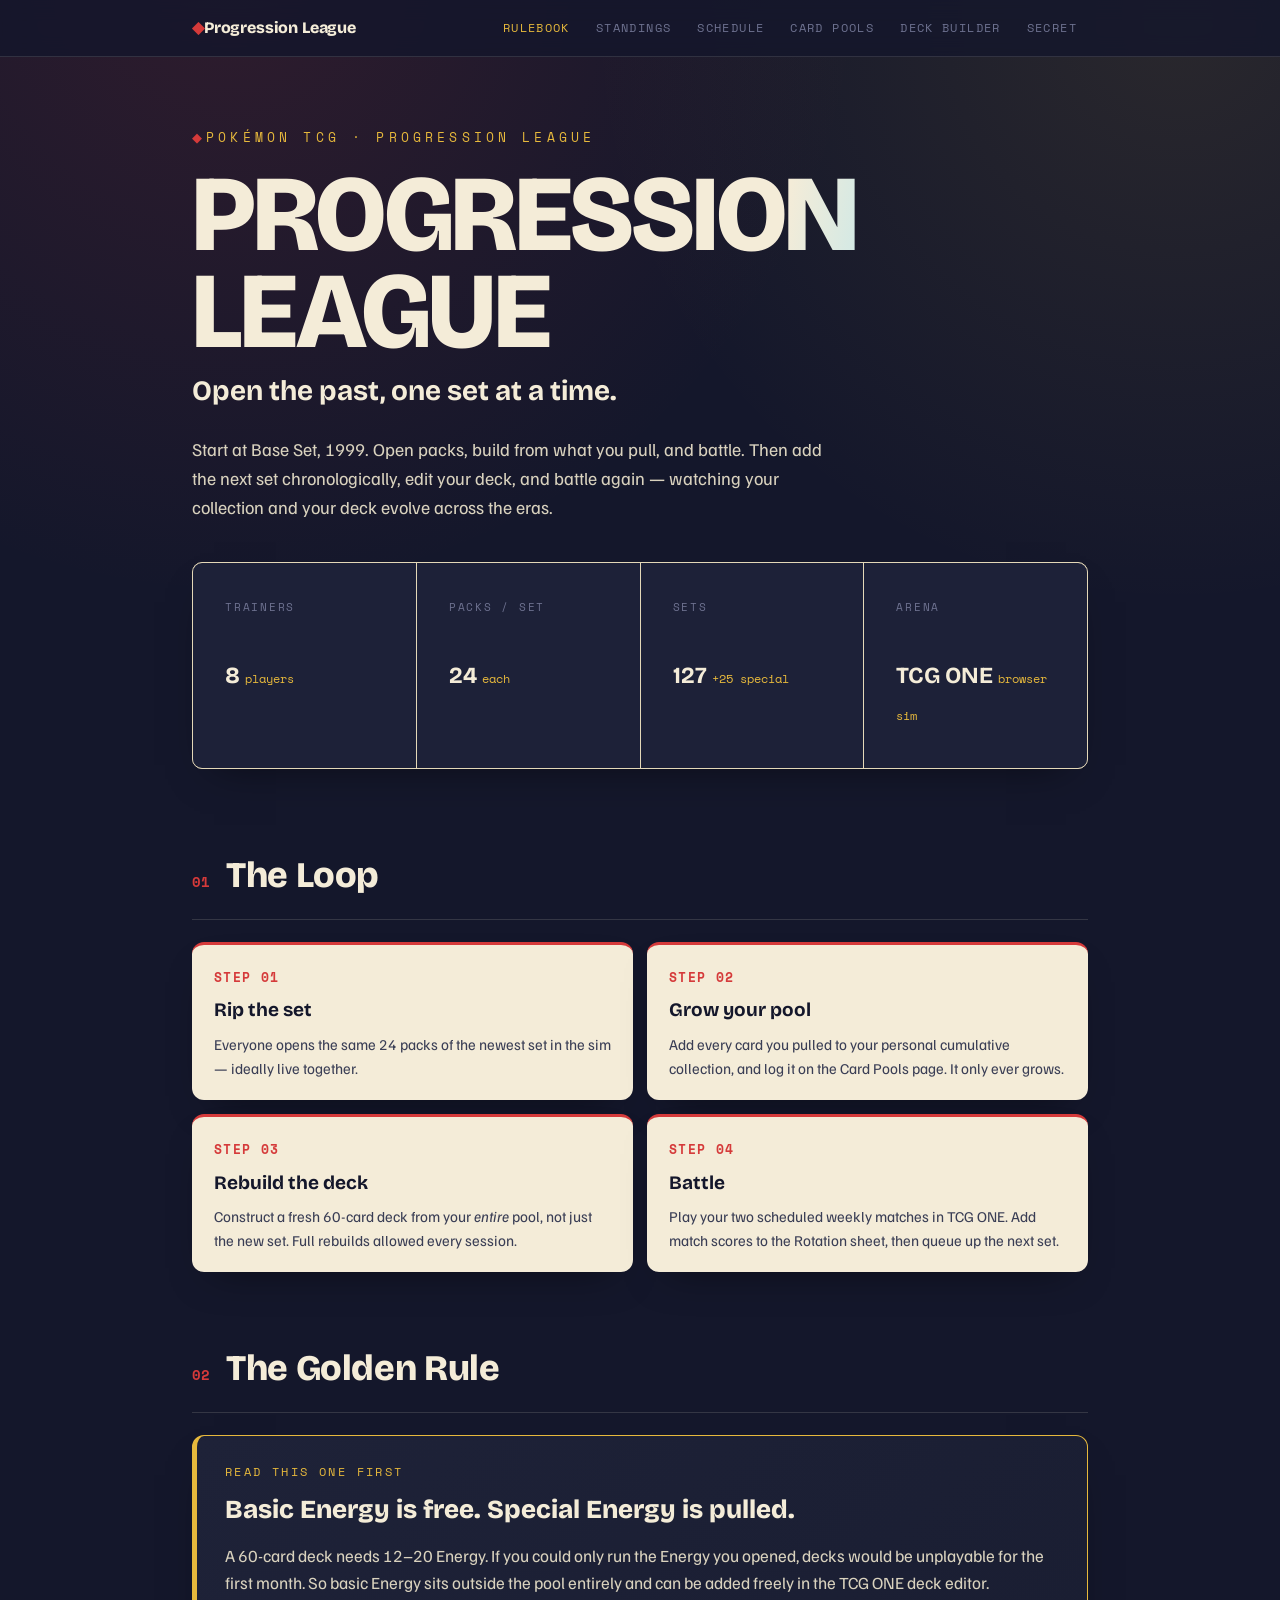
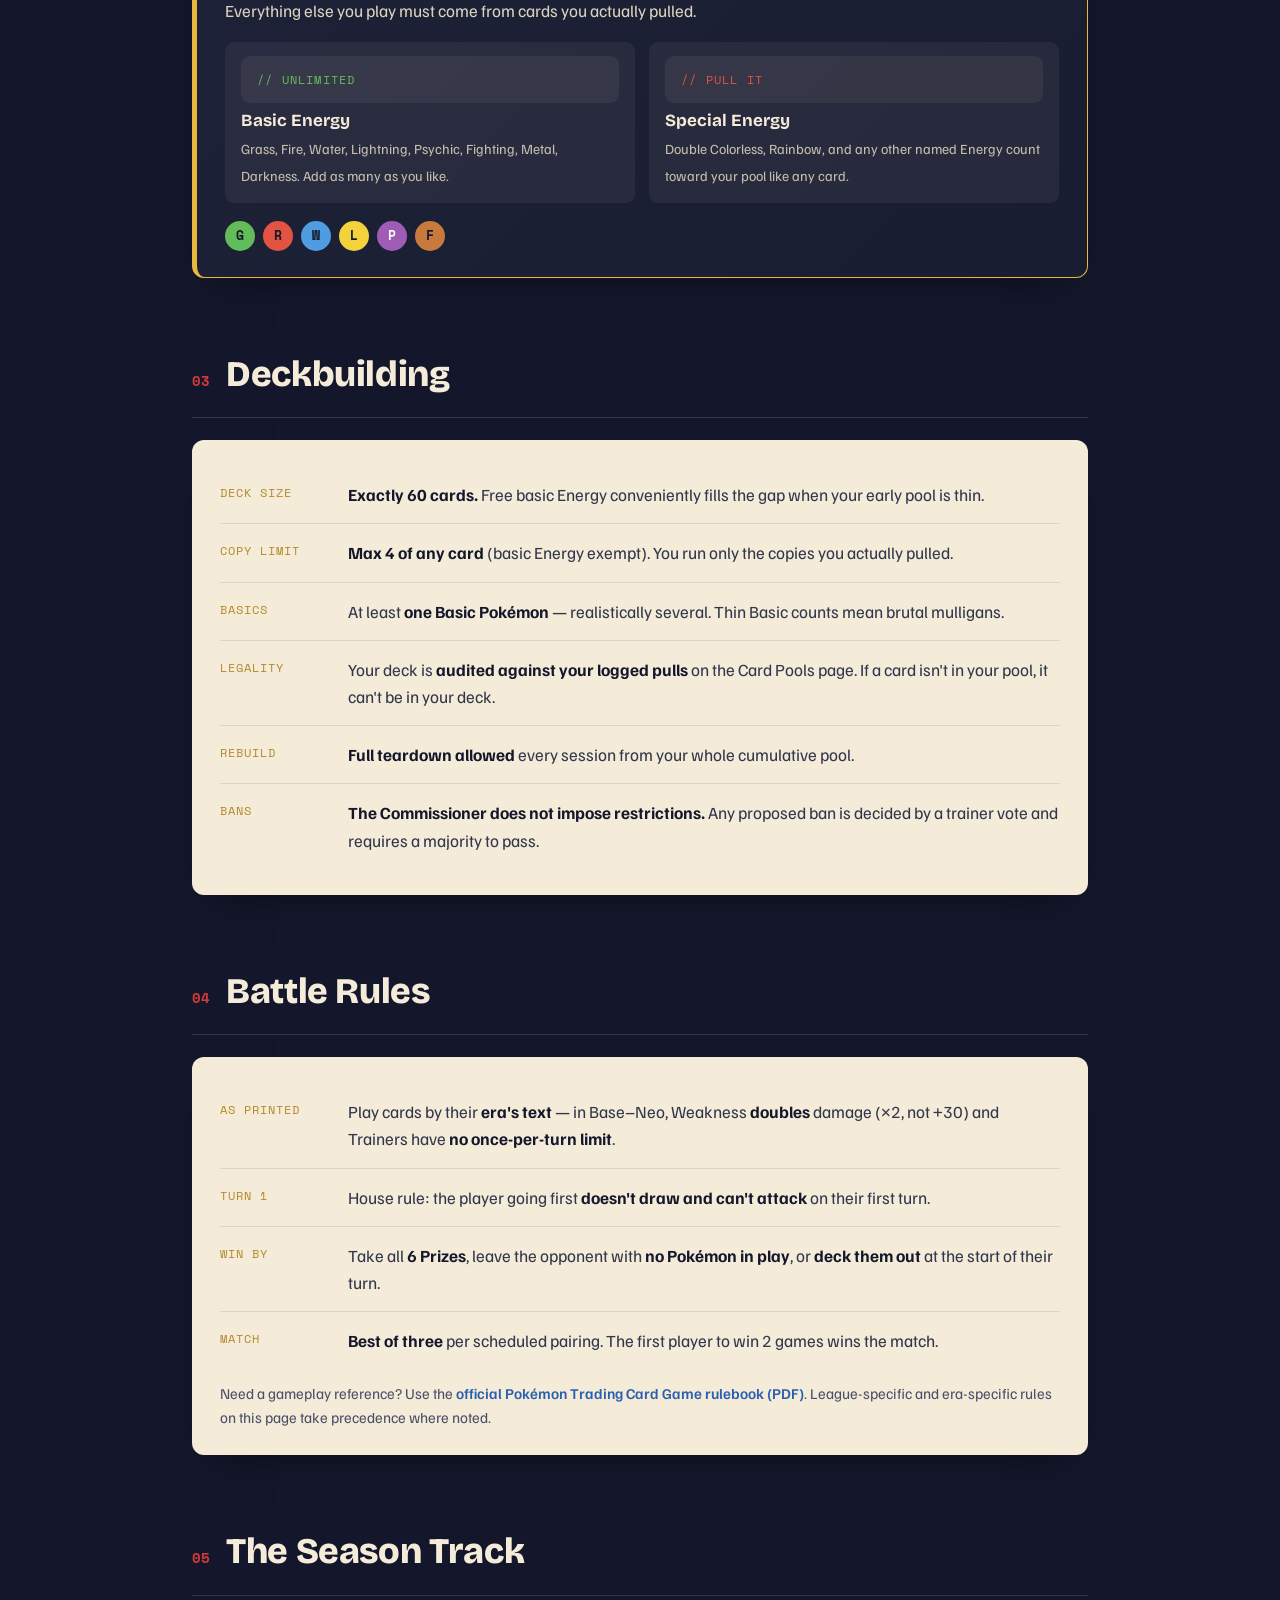
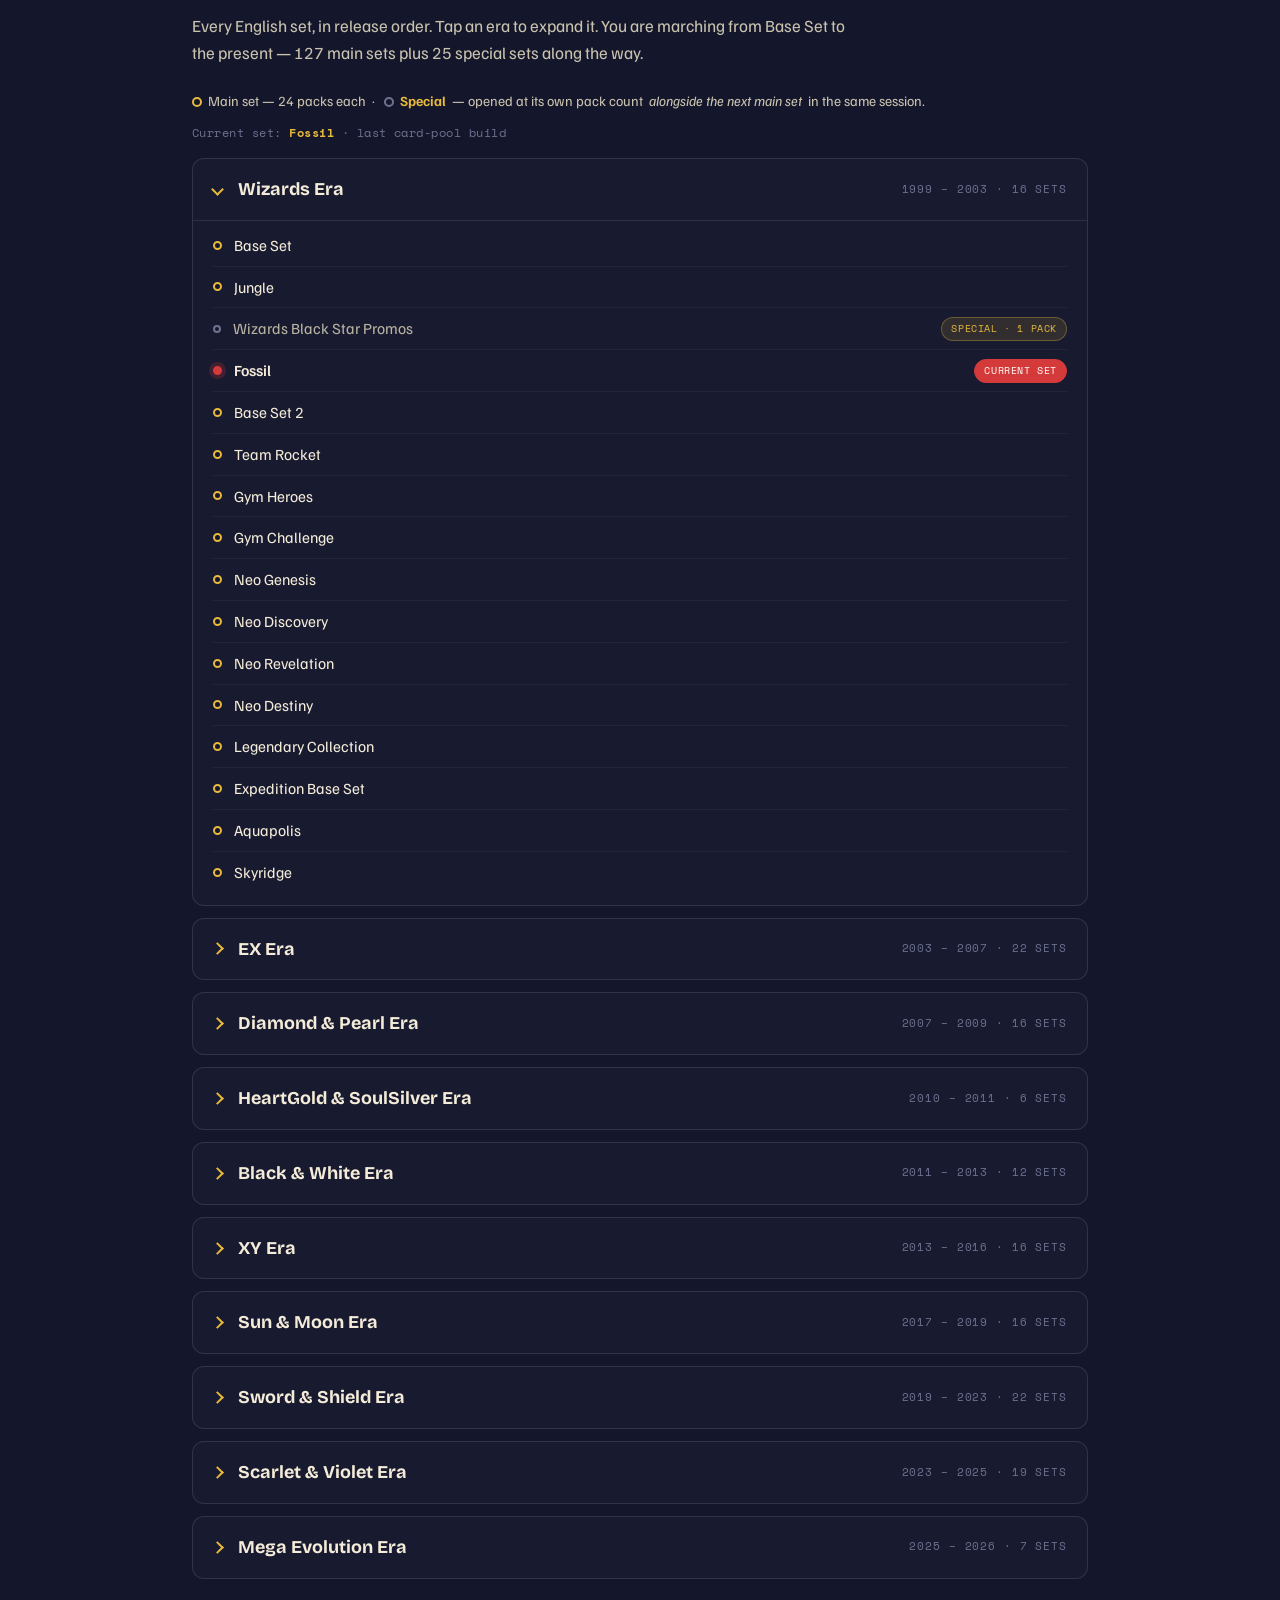
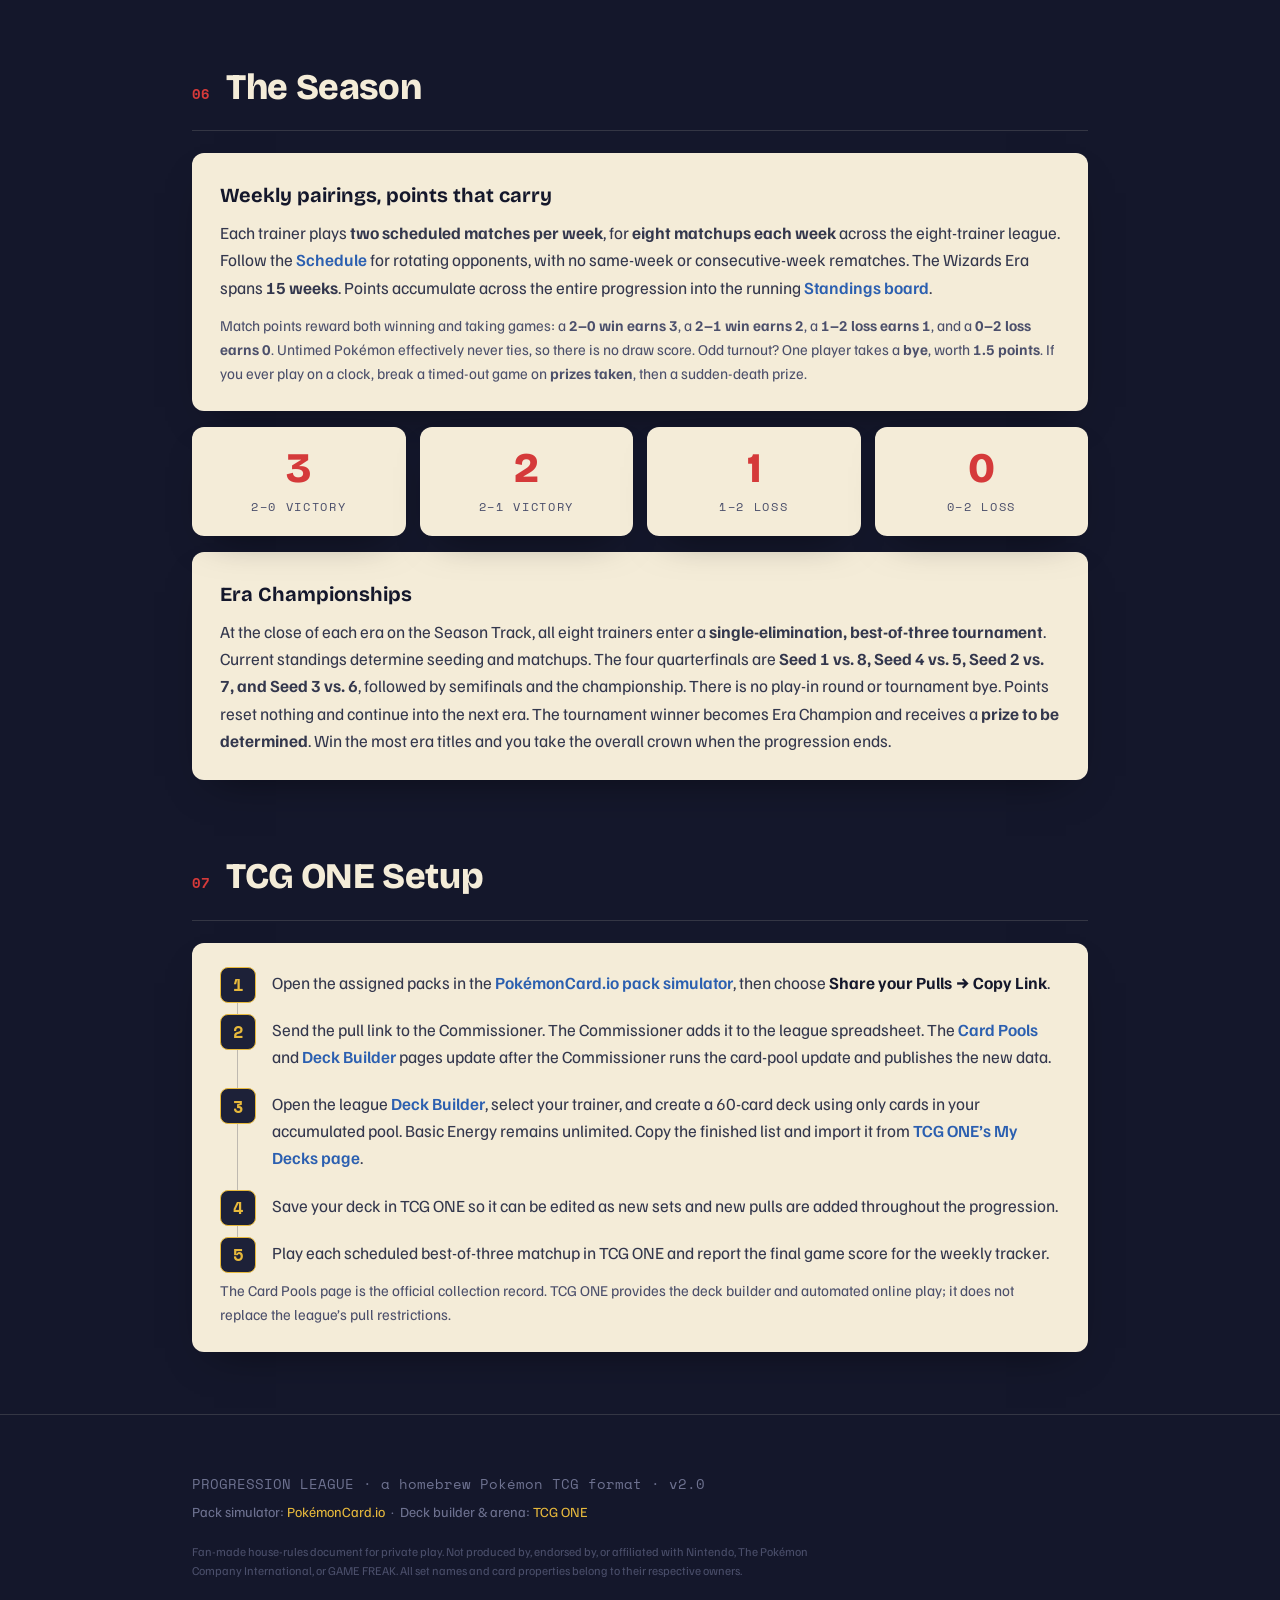
<file: index.html>
<!DOCTYPE html>
<html lang="en">
<head>
<meta charset="UTF-8">
<meta name="viewport" content="width=device-width, initial-scale=1.0">
<title>Progression League — Pokémon TCG Rulebook</title>
<link rel="icon" href="favicon.svg" type="image/svg+xml">
<link rel="preconnect" href="https://fonts.googleapis.com">
<link rel="preconnect" href="https://fonts.gstatic.com" crossorigin>
<link href="https://fonts.googleapis.com/css2?family=Bricolage+Grotesque:opsz,wght@12..96,600;12..96,700;12..96,800&family=Familjen+Grotesk:wght@400;500;600&family=Space+Mono:wght@400;700&display=swap" rel="stylesheet">
<style>
:root{
  --ink:#14172B; --ink-2:#1D2138;
  --paper:#F4ECD8; --paper-line:#E4D8B8;
  --red:#D53A3A; --gold:#E7B93C;
  --soft:#4B4F6B; --soft-2:#6E7290;
  --grass:#63BC5A; --fire:#E25441; --water:#4F9DE0;
  --bolt:#F4D23C; --psy:#9E5CB5; --fight:#C77A3B;
  --shadow:0 18px 40px -22px rgba(0,0,0,.55);
}
*{box-sizing:border-box}
html{scroll-behavior:smooth}
body{
  margin:0;background:var(--ink);color:var(--paper);
  font-family:"Familjen Grotesk",system-ui,sans-serif;
  font-size:17px;line-height:1.6;-webkit-font-smoothing:antialiased;
  background-image:radial-gradient(circle at 18% -4%,rgba(213,58,58,.14),transparent 45%),radial-gradient(circle at 92% 2%,rgba(231,185,60,.10),transparent 40%);
  background-attachment:fixed;
}
.wrap{max-width:940px;margin:0 auto;padding:0 22px}
.mono{font-family:"Space Mono",monospace}

/* ---------- NAV ---------- */
.topnav{position:sticky;top:0;z-index:50;background:rgba(20,23,43,.82);backdrop-filter:blur(10px);border-bottom:1px solid rgba(244,236,216,.12)}
.topnav .inner{max-width:940px;margin:0 auto;padding:12px 22px;display:flex;align-items:center;justify-content:space-between;gap:16px;flex-wrap:wrap}
.brand{font-family:"Bricolage Grotesque",sans-serif;font-weight:800;color:var(--paper);text-decoration:none;font-size:16px;letter-spacing:-.01em}
.brand::before{content:"\25C6 ";color:var(--red)}
.navlinks{display:flex;gap:4px;flex-wrap:wrap}
.navlinks a{font-family:"Space Mono",monospace;font-size:11.5px;letter-spacing:.12em;text-transform:uppercase;color:var(--soft-2);text-decoration:none;padding:7px 11px;border-radius:7px}
.navlinks a:hover{color:var(--paper);background:rgba(244,236,216,.06)}
.navlinks a.active{color:var(--gold)}

/* ---------- HERO ---------- */
header.hero{padding:70px 0 44px}
.eyebrow{font-family:"Space Mono",monospace;font-size:13px;letter-spacing:.32em;text-transform:uppercase;color:var(--gold);margin:0 0 18px}
.eyebrow::before{content:"\25C6 ";color:var(--red)}
h1{
  font-family:"Bricolage Grotesque",sans-serif;font-weight:800;
  font-size:clamp(50px,10.5vw,108px);line-height:.9;margin:0;letter-spacing:-.02em;
  background:linear-gradient(100deg,#F4ECD8 0%,#F4ECD8 30%,#8FE3FF 42%,#F4A6E8 52%,#FFD98A 62%,#F4ECD8 74%,#F4ECD8 100%);
  background-size:220% 100%;-webkit-background-clip:text;background-clip:text;color:transparent;
  animation:holo 7s ease-in-out infinite;
}
@keyframes holo{0%,100%{background-position:0% 50%}50%{background-position:100% 50%}}
.subtitle{font-family:"Bricolage Grotesque",sans-serif;font-weight:700;font-size:clamp(19px,3.2vw,28px);margin:8px 0 0;color:var(--paper)}
.thesis{max-width:640px;margin:22px 0 0;color:#D9D2BE;font-size:18px}
.thesis b{color:var(--paper)}

.glance{display:grid;grid-template-columns:repeat(4,1fr);gap:1px;margin:40px 0 0;background:var(--paper-line);border:1px solid var(--paper-line);border-radius:10px;overflow:hidden;box-shadow:var(--shadow)}
.glance div{background:var(--ink-2);padding:18px 16px}
.glance .k{font-family:"Space Mono",monospace;font-size:11px;letter-spacing:.16em;text-transform:uppercase;color:var(--soft-2)}
.glance .v{font-family:"Bricolage Grotesque",sans-serif;font-weight:700;font-size:23px;margin-top:6px;color:var(--paper)}
.glance .v small{font-weight:400;font-size:12px;color:var(--gold);font-family:"Space Mono",monospace}
@media(max-width:640px){.glance{grid-template-columns:repeat(2,1fr)}}

/* ---------- PAGE HEADERS (standings / pools) ---------- */
.page{padding-bottom:20px}
.pagehead{padding:56px 0 34px}
.pagetitle{font-family:"Bricolage Grotesque",sans-serif;font-weight:800;font-size:clamp(44px,9vw,84px);line-height:.92;margin:6px 0 0;letter-spacing:-.02em;color:var(--paper)}
.current-set{font-family:"Space Mono",monospace;font-size:13px;color:var(--soft-2);margin-top:18px;letter-spacing:.06em}
.current-set span{color:var(--gold)}

/* ---------- SECTIONS ---------- */
section{padding:34px 0}
.sec-head{display:flex;align-items:baseline;gap:16px;margin:0 0 22px;border-bottom:1px solid rgba(244,236,216,.14);padding-bottom:14px}
.sec-no{font-family:"Space Mono",monospace;font-size:14px;color:var(--red);font-weight:700}
h2{font-family:"Bricolage Grotesque",sans-serif;font-weight:800;font-size:clamp(25px,4.2vw,36px);margin:0;letter-spacing:-.01em}
.sec-intro{color:#C9C2AE;max-width:660px;margin:-6px 0 24px}

.card{background:var(--paper);color:var(--ink);border-radius:12px;padding:26px 28px;box-shadow:var(--shadow)}
.card + .card{margin-top:16px}
.card h3{font-family:"Bricolage Grotesque",sans-serif;font-weight:700;font-size:20px;margin:0 0 8px;color:var(--ink)}
.card p{margin:0;color:#33374d}
.card p.note{margin-top:12px;font-size:15px;color:var(--soft)}
.card a{color:#2b5fb0;text-decoration:none;font-weight:600}
.card a:hover{text-decoration:underline}

/* loop */
.loop{display:grid;grid-template-columns:repeat(2,1fr);gap:14px}
@media(max-width:640px){.loop{grid-template-columns:1fr}}
.step{background:var(--paper);color:var(--ink);border-radius:12px;padding:22px 22px 20px;box-shadow:var(--shadow);border-top:3px solid var(--red)}
.step .n{font-family:"Space Mono",monospace;font-weight:700;font-size:13px;color:var(--red);letter-spacing:.1em}
.step h3{font-family:"Bricolage Grotesque",sans-serif;font-size:19px;margin:8px 0 6px}
.step p{margin:0;font-size:15px;color:#3a3e55}

/* golden rule */
.golden{background:linear-gradient(135deg,#1E2238,#191d31);border:1px solid var(--gold);border-left:5px solid var(--gold);border-radius:12px;padding:26px 28px;box-shadow:var(--shadow)}
.golden .tag{font-family:"Space Mono",monospace;font-size:12px;letter-spacing:.2em;text-transform:uppercase;color:var(--gold)}
.golden h3{font-family:"Bricolage Grotesque",sans-serif;font-weight:800;font-size:26px;margin:8px 0 12px;color:var(--paper)}
.golden p{margin:0;color:#D9D2BE}
.golden .rule-pair{display:grid;grid-template-columns:1fr 1fr;gap:14px;margin-top:18px}
@media(max-width:560px){.golden .rule-pair{grid-template-columns:1fr}}
.golden .rule-pair div{background:rgba(244,236,216,.06);border-radius:9px;padding:14px 16px}
.golden .rule-pair .yes{color:var(--grass);font-family:"Space Mono",monospace;font-size:12px;letter-spacing:.1em}
.golden .rule-pair .no{color:var(--fire);font-family:"Space Mono",monospace;font-size:12px;letter-spacing:.1em}
.golden .rule-pair b{color:var(--paper);display:block;margin-top:4px;font-family:"Bricolage Grotesque",sans-serif}
.golden .rule-pair span{color:#C4BEAC;font-size:14px}
.chips{display:flex;gap:8px;flex-wrap:wrap;margin-top:18px}
.chip{width:30px;height:30px;border-radius:50%;display:grid;place-items:center;font-family:"Space Mono",monospace;font-weight:700;font-size:13px;color:#14172B}

/* stat list */
.rules-list{list-style:none;margin:0;padding:0}
.rules-list li{display:flex;gap:16px;padding:15px 0;border-bottom:1px solid rgba(20,23,43,.10)}
.rules-list li:last-child{border-bottom:0}
.rules-list .lbl{font-family:"Space Mono",monospace;font-size:12px;color:#b3892a;letter-spacing:.08em;white-space:nowrap;min-width:112px;padding-top:2px;text-transform:uppercase}
.rules-list .txt{color:#33374d}
.rules-list .txt b{color:var(--ink)}

/* ---------- TRACKER ---------- */
.legend{font-family:"Familjen Grotesk";font-size:14px;color:#C9C2AE;margin:0 0 18px;display:flex;align-items:center;gap:6px;flex-wrap:wrap}
.legend b{color:var(--gold)}
.lg-dot{width:10px;height:10px;border-radius:50%;display:inline-block;vertical-align:middle}
.lg-dot.main{background:var(--ink);border:2px solid var(--gold)}
.lg-dot.spec{background:transparent;border:2px solid var(--soft-2)}
.track-wrap{margin-top:4px}
.era{border:1px solid rgba(244,236,216,.12);border-radius:12px;margin-bottom:12px;overflow:hidden;background:rgba(29,33,56,.45)}
.era>summary{list-style:none;cursor:pointer;padding:16px 20px;display:flex;align-items:center;gap:14px;user-select:none}
.era>summary::-webkit-details-marker{display:none}
.era>summary:hover{background:rgba(244,236,216,.03)}
.chev{width:9px;height:9px;border-right:2px solid var(--gold);border-bottom:2px solid var(--gold);transform:rotate(-45deg);transition:transform .2s;flex:none;margin-right:2px}
.era[open]>summary .chev{transform:rotate(45deg)}
.era-name{font-family:"Bricolage Grotesque",sans-serif;font-weight:700;font-size:18px;color:var(--paper)}
.era-meta{font-family:"Space Mono",monospace;font-size:11px;color:var(--soft-2);letter-spacing:.08em;text-transform:uppercase;margin-left:auto;text-align:right}
.era[open]>summary{border-bottom:1px solid rgba(244,236,216,.10)}
.sets{padding:4px 20px 12px}
.trow{display:flex;align-items:center;gap:12px;padding:8px 0;border-bottom:1px solid rgba(244,236,216,.05)}
.trow:last-child{border-bottom:0}
.dot{width:9px;height:9px;border-radius:50%;background:var(--ink);border:2px solid var(--gold);flex:none}
.trow.special .dot{border-color:var(--soft-2);width:8px;height:8px}
.trow.kick .dot{background:var(--red);border-color:var(--red);box-shadow:0 0 0 4px rgba(213,58,58,.22)}
.tname{font-family:"Familjen Grotesk";font-size:15.5px;color:var(--paper)}
.trow.special .tname{color:#B9B3A2}
.trow.kick .tname{font-weight:600}
.badge{margin-left:auto;font-family:"Space Mono",monospace;font-size:10px;letter-spacing:.06em;text-transform:uppercase;padding:3px 9px;border-radius:20px;background:rgba(231,185,60,.13);color:var(--gold);border:1px solid rgba(231,185,60,.32);white-space:nowrap}
.badge.kickbadge{background:var(--red);color:#fff;border-color:var(--red)}
.current-track-status{font-family:"Space Mono",monospace;font-size:12px;color:var(--soft-2);margin:-8px 0 16px;letter-spacing:.04em}
.current-track-status strong{color:var(--gold)}
.current-track-status.error{color:#EBAA92}

/* ordered flow */
ol.flow{counter-reset:s;list-style:none;margin:0;padding:0}
ol.flow li{counter-increment:s;position:relative;padding:0 0 20px 52px;color:#33374d}
ol.flow li::before{content:counter(s);position:absolute;left:0;top:-2px;width:34px;height:34px;border-radius:8px;background:var(--ink-2);border:1px solid var(--gold);color:var(--gold);font-family:"Space Mono",monospace;font-weight:700;display:grid;place-items:center}
ol.flow li::after{content:"";position:absolute;left:17px;top:34px;bottom:2px;width:1px;background:rgba(29,33,56,.25)}
ol.flow li:last-child{padding-bottom:0}
ol.flow li:last-child::after{display:none}
ol.flow b{color:var(--ink)}
.howto ol.flow li{color:#33374d}

/* season points */
.points{display:grid;grid-template-columns:repeat(4,1fr);gap:14px;margin-top:16px}
@media(max-width:700px){.points{grid-template-columns:repeat(2,1fr)}}
@media(max-width:440px){.points{grid-template-columns:1fr}}
.pt{background:var(--paper);color:var(--ink);border-radius:12px;padding:20px;text-align:center;box-shadow:var(--shadow)}
.pt .big{font-family:"Bricolage Grotesque",sans-serif;font-weight:800;font-size:42px;color:var(--red);line-height:1}
.pt .lbl{font-family:"Space Mono",monospace;font-size:12px;letter-spacing:.14em;text-transform:uppercase;color:var(--soft);margin-top:8px}

/* ---------- STANDINGS TABLE ---------- */
.board{width:100%;border-collapse:collapse;background:var(--paper);color:var(--ink);border-radius:12px;overflow:hidden;box-shadow:var(--shadow)}
.board th{font-family:"Space Mono",monospace;font-size:11px;letter-spacing:.1em;text-transform:uppercase;text-align:left;padding:14px 16px;background:var(--ink-2);color:var(--soft-2)}
.board th.num{text-align:center}
.board td{padding:15px 16px;border-bottom:1px solid var(--paper-line);color:#33374d}
.board tr:last-child td{border-bottom:0}
.board .rank{font-family:"Space Mono",monospace;font-weight:700;color:var(--soft);width:44px}
.board .name{font-family:"Bricolage Grotesque",sans-serif;font-weight:700;font-size:17px;color:var(--ink)}
.board td.num{text-align:center;font-family:"Space Mono",monospace}
.board .pts{text-align:center;font-family:"Bricolage Grotesque",sans-serif;font-weight:800;color:var(--red);font-size:19px}
.board tr.leader td{background:linear-gradient(90deg,rgba(231,185,60,.20),transparent)}
.board tr.leader .name::after{content:" \265B";color:#b3892a}
.board .empty{text-align:center;color:var(--soft);font-family:"Space Mono",monospace;font-size:14px}
.tie-note{color:var(--soft-2);font-size:14px;margin-top:14px}

.titlegrid{display:grid;grid-template-columns:repeat(3,1fr);gap:12px}
@media(max-width:640px){.titlegrid{grid-template-columns:1fr}}
.titlecard{background:var(--paper);color:var(--ink);border-radius:11px;padding:18px 20px;box-shadow:var(--shadow);border-left:4px solid var(--gold)}
.tera{font-family:"Space Mono",monospace;font-size:11px;letter-spacing:.1em;text-transform:uppercase;color:var(--soft)}
.tchamp{font-family:"Bricolage Grotesque",sans-serif;font-weight:800;font-size:20px;color:var(--ink);margin-top:4px}
.empty2{color:var(--soft-2);font-family:"Space Mono",monospace;font-size:14px;margin:0}

/* ---------- POOLS ---------- */
.poolgrid{display:grid;grid-template-columns:repeat(2,1fr);gap:14px}
@media(max-width:640px){.poolgrid{grid-template-columns:1fr}}
.pool{background:var(--paper);color:var(--ink);border-radius:12px;padding:20px 22px;box-shadow:var(--shadow)}
.pool h3{font-family:"Bricolage Grotesque",sans-serif;font-weight:700;font-size:20px;margin:0;color:var(--ink)}
.pool .count{font-family:"Space Mono",monospace;font-size:11px;letter-spacing:.08em;text-transform:uppercase;color:var(--soft-2);margin:4px 0 10px}
.pull{display:flex;gap:12px;padding:9px 0;border-bottom:1px solid var(--paper-line);align-items:baseline}
.pull:last-child{border-bottom:0}
.pull .pset{font-family:"Familjen Grotesk";font-weight:600;color:var(--ink);min-width:120px;flex:none}
.pull a{color:#2b5fb0;text-decoration:none;font-family:"Space Mono",monospace;font-size:12.5px;word-break:break-all}
.pull a:hover{text-decoration:underline}

/* ---------- FOOTER ---------- */
footer{padding:52px 0 44px;border-top:1px solid rgba(244,236,216,.14);margin-top:28px;color:var(--soft-2);font-size:14px}
footer .mono{color:var(--soft-2)}
footer a{color:var(--gold);text-decoration:none}
footer p{margin:6px 0}
.disc{font-size:12px;color:var(--soft);margin-top:18px;max-width:660px}

@media(prefers-reduced-motion:reduce){h1{animation:none}.chev{transition:none}}

</style>
</head>
<body><nav class="topnav"><div class="inner">
  <a class="brand" href="index.html">Progression League</a>
  <div class="navlinks"><a href="index.html" class="active">Rulebook</a><a href="standings.html">Standings</a><a href="schedule.html">Schedule</a><a href="pools.html">Card Pools</a><a href="deckbuilder.html">Deck Builder</a><a href="secret.html">SECRET</a></div>
</div></nav>
<div class="wrap">
  <header class="hero">
    <p class="eyebrow">Pok&eacute;mon TCG · Progression League</p>
    <h1>PROGRESSION<br>LEAGUE</h1>
    <p class="subtitle">Open the past, one set at a time.</p>
    <p class="thesis">Start at Base Set, 1999. Open packs, build from what you pull, and battle. Then add the next set chronologically, edit your deck, and battle again &mdash; watching your collection and your deck evolve across the eras.</p>
    <div class="glance">
      <div><div class="k">Trainers</div><div class="v">8 <small>players</small></div></div>
      <div><div class="k">Packs / Set</div><div class="v">24 <small>each</small></div></div>
      <div><div class="k">Sets</div><div class="v">127 <small>+25 special</small></div></div>
      <div><div class="k">Arena</div><div class="v">TCG ONE <small>browser sim</small></div></div>
    </div>
  </header>

  <section id="loop">
    <div class="sec-head"><span class="sec-no">01</span><h2>The Loop</h2></div>
    <div class="loop">
      <div class="step"><div class="n">STEP 01</div><h3>Rip the set</h3><p>Everyone opens the same 24 packs of the newest set in the sim &mdash; ideally live together.</p></div>
      <div class="step"><div class="n">STEP 02</div><h3>Grow your pool</h3><p>Add every card you pulled to your personal cumulative collection, and log it on the Card Pools page. It only ever grows.</p></div>
      <div class="step"><div class="n">STEP 03</div><h3>Rebuild the deck</h3><p>Construct a fresh 60-card deck from your <em>entire</em> pool, not just the new set. Full rebuilds allowed every session.</p></div>
      <div class="step"><div class="n">STEP 04</div><h3>Battle</h3><p>Play your two scheduled weekly matches in TCG ONE. Add match scores to the Rotation sheet, then queue up the next set.</p></div>
    </div>
  </section>

  <section id="energy">
    <div class="sec-head"><span class="sec-no">02</span><h2>The Golden Rule</h2></div>
    <div class="golden">
      <p class="tag">Read this one first</p>
      <h3>Basic Energy is free. Special Energy is pulled.</h3>
      <p>A 60-card deck needs 12&ndash;20 Energy. If you could only run the Energy you opened, decks would be unplayable for the first month. So basic Energy sits outside the pool entirely and can be added freely in the TCG ONE deck editor. Everything else you play must come from cards you actually pulled.</p>
      <div class="rule-pair">
        <div><div class="yes">// UNLIMITED</div><b>Basic Energy</b><span>Grass, Fire, Water, Lightning, Psychic, Fighting, Metal, Darkness. Add as many as you like.</span></div>
        <div><div class="no">// PULL IT</div><b>Special Energy</b><span>Double Colorless, Rainbow, and any other named Energy count toward your pool like any card.</span></div>
      </div>
      <div class="chips">
        <span class="chip" style="background:var(--grass)">G</span>
        <span class="chip" style="background:var(--fire)">R</span>
        <span class="chip" style="background:var(--water)">W</span>
        <span class="chip" style="background:var(--bolt)">L</span>
        <span class="chip" style="background:var(--psy);color:#fff">P</span>
        <span class="chip" style="background:var(--fight)">F</span>
      </div>
    </div>
  </section>

  <section id="deck">
    <div class="sec-head"><span class="sec-no">03</span><h2>Deckbuilding</h2></div>
    <div class="card">
      <ul class="rules-list">
        <li><span class="lbl">Deck size</span><span class="txt"><b>Exactly 60 cards.</b> Free basic Energy conveniently fills the gap when your early pool is thin.</span></li>
        <li><span class="lbl">Copy limit</span><span class="txt"><b>Max 4 of any card</b> (basic Energy exempt). You run only the copies you actually pulled.</span></li>
        <li><span class="lbl">Basics</span><span class="txt">At least <b>one Basic Pok&eacute;mon</b> &mdash; realistically several. Thin Basic counts mean brutal mulligans.</span></li>
        <li><span class="lbl">Legality</span><span class="txt">Your deck is <b>audited against your logged pulls</b> on the Card Pools page. If a card isn't in your pool, it can't be in your deck.</span></li>
        <li><span class="lbl">Rebuild</span><span class="txt"><b>Full teardown allowed</b> every session from your whole cumulative pool.</span></li>
        <li><span class="lbl">Bans</span><span class="txt"><b>The Commissioner does not impose restrictions.</b> Any proposed ban is decided by a trainer vote and requires a majority to pass.</span></li>
      </ul>
    </div>
  </section>

  <section id="battle">
    <div class="sec-head"><span class="sec-no">04</span><h2>Battle Rules</h2></div>
    <div class="card">
      <ul class="rules-list">
        <li><span class="lbl">As printed</span><span class="txt">Play cards by their <b>era's text</b> &mdash; in Base&ndash;Neo, Weakness <b>doubles</b> damage (&times;2, not +30) and Trainers have <b>no once-per-turn limit</b>.</span></li>
        <li><span class="lbl">Turn 1</span><span class="txt">House rule: the player going first <b>doesn't draw and can't attack</b> on their first turn.</span></li>
        <li><span class="lbl">Win by</span><span class="txt">Take all <b>6 Prizes</b>, leave the opponent with <b>no Pok&eacute;mon in play</b>, or <b>deck them out</b> at the start of their turn.</span></li>
        <li><span class="lbl">Match</span><span class="txt"><b>Best of three</b> per scheduled pairing. The first player to win 2 games wins the match.</span></li>
      </ul>
      <p class="note">Need a gameplay reference? Use the <a href="https://www.pokemon.com/static-assets/content-assets/cms2/pdf/trading-card-game/rulebook/pbl_rulebook_en.pdf" target="_blank" rel="noopener">official Pok&eacute;mon Trading Card Game rulebook (PDF)</a>. League-specific and era-specific rules on this page take precedence where noted.</p>
    </div>
  </section>

<section id="track">
    <div class="sec-head"><span class="sec-no">05</span><h2>The Season Track</h2></div>
    <p class="sec-intro">Every English set, in release order. Tap an era to expand it. You are marching from Base Set to the present &mdash; 127 main sets plus 25 special sets along the way.</p>
<div class="track-wrap">
<p class="legend"><span class="lg-dot main"></span> Main set &mdash; 24 packs each &nbsp;·&nbsp; <span class="lg-dot spec"></span> <b>Special</b> &mdash; opened at its own pack count <em>alongside the next main set</em> in the same session.</p>
<p id="current-track-status" class="current-track-status" role="status" aria-live="polite">Loading the current set from the league spreadsheet&hellip;</p>
<details class="era" open>
<summary><span class="chev"></span><span class="era-name">Wizards Era</span><span class="era-meta">1999 – 2003 · 16 sets</span></summary>
<div class="sets">
<div class="trow"><span class="dot"></span><span class="tname">Base Set</span></div>
<div class="trow"><span class="dot"></span><span class="tname">Jungle</span></div>
<div class="trow special"><span class="dot"></span><span class="tname">Wizards Black Star Promos</span><span class="badge">Special · 1 pack</span></div>
<div class="trow"><span class="dot"></span><span class="tname">Fossil</span></div>
<div class="trow"><span class="dot"></span><span class="tname">Base Set 2</span></div>
<div class="trow"><span class="dot"></span><span class="tname">Team Rocket</span></div>
<div class="trow"><span class="dot"></span><span class="tname">Gym Heroes</span></div>
<div class="trow"><span class="dot"></span><span class="tname">Gym Challenge</span></div>
<div class="trow"><span class="dot"></span><span class="tname">Neo Genesis</span></div>
<div class="trow"><span class="dot"></span><span class="tname">Neo Discovery</span></div>
<div class="trow"><span class="dot"></span><span class="tname">Neo Revelation</span></div>
<div class="trow"><span class="dot"></span><span class="tname">Neo Destiny</span></div>
<div class="trow"><span class="dot"></span><span class="tname">Legendary Collection</span></div>
<div class="trow"><span class="dot"></span><span class="tname">Expedition Base Set</span></div>
<div class="trow"><span class="dot"></span><span class="tname">Aquapolis</span></div>
<div class="trow"><span class="dot"></span><span class="tname">Skyridge</span></div>
</div></details>
<details class="era">
<summary><span class="chev"></span><span class="era-name">EX Era</span><span class="era-meta">2003 – 2007 · 22 sets</span></summary>
<div class="sets">
<div class="trow"><span class="dot"></span><span class="tname">Ruby &amp; Sapphire</span></div>
<div class="trow"><span class="dot"></span><span class="tname">Sandstorm</span></div>
<div class="trow special"><span class="dot"></span><span class="tname">Nintendo Black Star Promos</span><span class="badge">Special · 1 pack</span></div>
<div class="trow"><span class="dot"></span><span class="tname">Dragon</span></div>
<div class="trow"><span class="dot"></span><span class="tname">Team Magma vs Team Aqua</span></div>
<div class="trow"><span class="dot"></span><span class="tname">Hidden Legends</span></div>
<div class="trow special"><span class="dot"></span><span class="tname">POP Series 1</span><span class="badge">Special · 1 pack</span></div>
<div class="trow"><span class="dot"></span><span class="tname">FireRed &amp; LeafGreen</span></div>
<div class="trow"><span class="dot"></span><span class="tname">Team Rocket Returns</span></div>
<div class="trow"><span class="dot"></span><span class="tname">Deoxys</span></div>
<div class="trow"><span class="dot"></span><span class="tname">Emerald</span></div>
<div class="trow"><span class="dot"></span><span class="tname">Unseen Forces</span></div>
<div class="trow special"><span class="dot"></span><span class="tname">POP Series 2</span><span class="badge">Special · 1 pack</span></div>
<div class="trow"><span class="dot"></span><span class="tname">Delta Species</span></div>
<div class="trow"><span class="dot"></span><span class="tname">Legend Maker</span></div>
<div class="trow special"><span class="dot"></span><span class="tname">POP Series 3</span><span class="badge">Special · 1 pack</span></div>
<div class="trow"><span class="dot"></span><span class="tname">Holon Phantoms</span></div>
<div class="trow special"><span class="dot"></span><span class="tname">POP Series 4</span><span class="badge">Special · 1 pack</span></div>
<div class="trow"><span class="dot"></span><span class="tname">Crystal Guardians</span></div>
<div class="trow"><span class="dot"></span><span class="tname">Dragon Frontiers</span></div>
<div class="trow"><span class="dot"></span><span class="tname">Power Keepers</span></div>
<div class="trow special"><span class="dot"></span><span class="tname">POP Series 5</span><span class="badge">Special · 1 pack</span></div>
</div></details>
<details class="era">
<summary><span class="chev"></span><span class="era-name">Diamond &amp; Pearl Era</span><span class="era-meta">2007 – 2009 · 16 sets</span></summary>
<div class="sets">
<div class="trow special"><span class="dot"></span><span class="tname">DP Black Star Promos</span><span class="badge">Special · 1 pack</span></div>
<div class="trow"><span class="dot"></span><span class="tname">Diamond &amp; Pearl</span></div>
<div class="trow"><span class="dot"></span><span class="tname">Mysterious Treasures</span></div>
<div class="trow special"><span class="dot"></span><span class="tname">POP Series 6</span><span class="badge">Special · 1 pack</span></div>
<div class="trow"><span class="dot"></span><span class="tname">Secret Wonders</span></div>
<div class="trow"><span class="dot"></span><span class="tname">Great Encounters</span></div>
<div class="trow special"><span class="dot"></span><span class="tname">POP Series 7</span><span class="badge">Special · 1 pack</span></div>
<div class="trow"><span class="dot"></span><span class="tname">Majestic Dawn</span></div>
<div class="trow"><span class="dot"></span><span class="tname">Legends Awakened</span></div>
<div class="trow special"><span class="dot"></span><span class="tname">POP Series 8</span><span class="badge">Special · 1 pack</span></div>
<div class="trow"><span class="dot"></span><span class="tname">Stormfront</span></div>
<div class="trow"><span class="dot"></span><span class="tname">Platinum</span></div>
<div class="trow special"><span class="dot"></span><span class="tname">POP Series 9</span><span class="badge">Special · 1 pack</span></div>
<div class="trow"><span class="dot"></span><span class="tname">Rising Rivals</span></div>
<div class="trow"><span class="dot"></span><span class="tname">Supreme Victors</span></div>
<div class="trow"><span class="dot"></span><span class="tname">Arceus</span></div>
</div></details>
<details class="era">
<summary><span class="chev"></span><span class="era-name">HeartGold &amp; SoulSilver Era</span><span class="era-meta">2010 – 2011 · 6 sets</span></summary>
<div class="sets">
<div class="trow special"><span class="dot"></span><span class="tname">HGSS Black Star Promos</span><span class="badge">Special · 1 pack</span></div>
<div class="trow"><span class="dot"></span><span class="tname">HeartGold &amp; SoulSilver</span></div>
<div class="trow"><span class="dot"></span><span class="tname">HS—Unleashed</span></div>
<div class="trow"><span class="dot"></span><span class="tname">HS—Undaunted</span></div>
<div class="trow"><span class="dot"></span><span class="tname">HS—Triumphant</span></div>
<div class="trow"><span class="dot"></span><span class="tname">Call of Legends</span></div>
</div></details>
<details class="era">
<summary><span class="chev"></span><span class="era-name">Black &amp; White Era</span><span class="era-meta">2011 – 2013 · 12 sets</span></summary>
<div class="sets">
<div class="trow special"><span class="dot"></span><span class="tname">BW Black Star Promos</span><span class="badge">Special · 1 pack</span></div>
<div class="trow"><span class="dot"></span><span class="tname">Black &amp; White</span></div>
<div class="trow"><span class="dot"></span><span class="tname">Emerging Powers</span></div>
<div class="trow"><span class="dot"></span><span class="tname">Noble Victories</span></div>
<div class="trow"><span class="dot"></span><span class="tname">Next Destinies</span></div>
<div class="trow"><span class="dot"></span><span class="tname">Dark Explorers</span></div>
<div class="trow"><span class="dot"></span><span class="tname">Dragons Exalted</span></div>
<div class="trow"><span class="dot"></span><span class="tname">Dragon Vault</span></div>
<div class="trow"><span class="dot"></span><span class="tname">Boundaries Crossed</span></div>
<div class="trow"><span class="dot"></span><span class="tname">Plasma Storm</span></div>
<div class="trow"><span class="dot"></span><span class="tname">Plasma Freeze</span></div>
<div class="trow"><span class="dot"></span><span class="tname">Plasma Blast</span></div>
</div></details>
<details class="era">
<summary><span class="chev"></span><span class="era-name">XY Era</span><span class="era-meta">2013 – 2016 · 16 sets</span></summary>
<div class="sets">
<div class="trow special"><span class="dot"></span><span class="tname">XY Black Star Promos</span><span class="badge">Special · 1 pack</span></div>
<div class="trow"><span class="dot"></span><span class="tname">Legendary Treasures</span></div>
<div class="trow"><span class="dot"></span><span class="tname">XY</span></div>
<div class="trow"><span class="dot"></span><span class="tname">Flashfire</span></div>
<div class="trow"><span class="dot"></span><span class="tname">Furious Fists</span></div>
<div class="trow"><span class="dot"></span><span class="tname">Phantom Forces</span></div>
<div class="trow"><span class="dot"></span><span class="tname">Primal Clash</span></div>
<div class="trow"><span class="dot"></span><span class="tname">Double Crisis</span></div>
<div class="trow"><span class="dot"></span><span class="tname">Roaring Skies</span></div>
<div class="trow"><span class="dot"></span><span class="tname">Ancient Origins</span></div>
<div class="trow"><span class="dot"></span><span class="tname">BREAKthrough</span></div>
<div class="trow"><span class="dot"></span><span class="tname">BREAKpoint</span></div>
<div class="trow"><span class="dot"></span><span class="tname">Generations</span></div>
<div class="trow"><span class="dot"></span><span class="tname">Fates Collide</span></div>
<div class="trow"><span class="dot"></span><span class="tname">Steam Siege</span></div>
<div class="trow"><span class="dot"></span><span class="tname">Evolutions</span></div>
</div></details>
<details class="era">
<summary><span class="chev"></span><span class="era-name">Sun &amp; Moon Era</span><span class="era-meta">2017 – 2019 · 16 sets</span></summary>
<div class="sets">
<div class="trow"><span class="dot"></span><span class="tname">Sun &amp; Moon</span></div>
<div class="trow special"><span class="dot"></span><span class="tname">SM Black Star Promos</span><span class="badge">Special · 1 pack</span></div>
<div class="trow"><span class="dot"></span><span class="tname">Guardians Rising</span></div>
<div class="trow"><span class="dot"></span><span class="tname">Burning Shadows</span></div>
<div class="trow"><span class="dot"></span><span class="tname">Shining Legends</span></div>
<div class="trow"><span class="dot"></span><span class="tname">Crimson Invasion</span></div>
<div class="trow"><span class="dot"></span><span class="tname">Ultra Prism</span></div>
<div class="trow"><span class="dot"></span><span class="tname">Forbidden Light</span></div>
<div class="trow"><span class="dot"></span><span class="tname">Celestial Storm</span></div>
<div class="trow"><span class="dot"></span><span class="tname">Dragon Majesty</span></div>
<div class="trow"><span class="dot"></span><span class="tname">Lost Thunder</span></div>
<div class="trow"><span class="dot"></span><span class="tname">Team Up</span></div>
<div class="trow"><span class="dot"></span><span class="tname">Unbroken Bonds</span></div>
<div class="trow"><span class="dot"></span><span class="tname">Unified Minds</span></div>
<div class="trow"><span class="dot"></span><span class="tname">Hidden Fates</span></div>
<div class="trow"><span class="dot"></span><span class="tname">Cosmic Eclipse</span></div>
</div></details>
<details class="era">
<summary><span class="chev"></span><span class="era-name">Sword &amp; Shield Era</span><span class="era-meta">2019 – 2023 · 22 sets</span></summary>
<div class="sets">
<div class="trow special"><span class="dot"></span><span class="tname">SWSH Black Star Promos</span><span class="badge">Special · 1 pack</span></div>
<div class="trow"><span class="dot"></span><span class="tname">Sword &amp; Shield</span></div>
<div class="trow"><span class="dot"></span><span class="tname">Rebel Clash</span></div>
<div class="trow"><span class="dot"></span><span class="tname">Darkness Ablaze</span></div>
<div class="trow"><span class="dot"></span><span class="tname">Champion's Path</span></div>
<div class="trow"><span class="dot"></span><span class="tname">Vivid Voltage</span></div>
<div class="trow"><span class="dot"></span><span class="tname">Shining Fates</span></div>
<div class="trow"><span class="dot"></span><span class="tname">Battle Styles</span></div>
<div class="trow"><span class="dot"></span><span class="tname">Chilling Reign</span></div>
<div class="trow"><span class="dot"></span><span class="tname">Evolving Skies</span></div>
<div class="trow special"><span class="dot"></span><span class="tname">Celebrations: Classic Collection</span><span class="badge">Special · 1 pack</span></div>
<div class="trow"><span class="dot"></span><span class="tname">Celebrations</span></div>
<div class="trow"><span class="dot"></span><span class="tname">Fusion Strike</span></div>
<div class="trow special"><span class="dot"></span><span class="tname">Brilliant Stars Trainer Gallery</span><span class="badge">Special · 2 packs</span></div>
<div class="trow"><span class="dot"></span><span class="tname">Brilliant Stars</span></div>
<div class="trow special"><span class="dot"></span><span class="tname">Astral Radiance Trainer Gallery</span><span class="badge">Special · 2 packs</span></div>
<div class="trow"><span class="dot"></span><span class="tname">Astral Radiance</span></div>
<div class="trow"><span class="dot"></span><span class="tname">Pokémon GO</span></div>
<div class="trow special"><span class="dot"></span><span class="tname">Lost Origin Trainer Gallery</span><span class="badge">Special · 2 packs</span></div>
<div class="trow"><span class="dot"></span><span class="tname">Lost Origin</span></div>
<div class="trow special"><span class="dot"></span><span class="tname">Silver Tempest Trainer Gallery</span><span class="badge">Special · 2 packs</span></div>
<div class="trow"><span class="dot"></span><span class="tname">Silver Tempest</span></div>
<div class="trow special"><span class="dot"></span><span class="tname">Crown Zenith Galarian Gallery</span><span class="badge">Special · 2 packs</span></div>
<div class="trow"><span class="dot"></span><span class="tname">Crown Zenith</span></div>
</div></details>
<details class="era">
<summary><span class="chev"></span><span class="era-name">Scarlet &amp; Violet Era</span><span class="era-meta">2023 – 2025 · 19 sets</span></summary>
<div class="sets">
<div class="trow special"><span class="dot"></span><span class="tname">Scarlet &amp; Violet Black Star Promos</span><span class="badge">Special · 1 pack</span></div>
<div class="trow"><span class="dot"></span><span class="tname">Scarlet &amp; Violet</span></div>
<div class="trow"><span class="dot"></span><span class="tname">Paldea Evolved</span></div>
<div class="trow"><span class="dot"></span><span class="tname">Obsidian Flames</span></div>
<div class="trow"><span class="dot"></span><span class="tname">151</span></div>
<div class="trow"><span class="dot"></span><span class="tname">Paradox Rift</span></div>
<div class="trow"><span class="dot"></span><span class="tname">Paldean Fates</span></div>
<div class="trow"><span class="dot"></span><span class="tname">Temporal Forces</span></div>
<div class="trow"><span class="dot"></span><span class="tname">Twilight Masquerade</span></div>
<div class="trow"><span class="dot"></span><span class="tname">Shrouded Fable</span></div>
<div class="trow"><span class="dot"></span><span class="tname">Stellar Crown</span></div>
<div class="trow"><span class="dot"></span><span class="tname">Surging Sparks</span></div>
<div class="trow"><span class="dot"></span><span class="tname">Prismatic Evolutions</span></div>
<div class="trow"><span class="dot"></span><span class="tname">Journey Together</span></div>
<div class="trow"><span class="dot"></span><span class="tname">Destined Rivals</span></div>
<div class="trow"><span class="dot"></span><span class="tname">White Flare</span></div>
<div class="trow"><span class="dot"></span><span class="tname">Black Bolt</span></div>
</div></details>
<details class="era">
<summary><span class="chev"></span><span class="era-name">Mega Evolution Era</span><span class="era-meta">2025 – 2026 · 7 sets</span></summary>
<div class="sets">
<div class="trow special"><span class="dot"></span><span class="tname">Mega Evolution Black Star Promos</span><span class="badge">Special · 1 pack</span></div>
<div class="trow"><span class="dot"></span><span class="tname">Mega Evolution</span></div>
<div class="trow"><span class="dot"></span><span class="tname">Phantasmal Flames</span></div>
<div class="trow"><span class="dot"></span><span class="tname">Ascended Heroes</span></div>
<div class="trow"><span class="dot"></span><span class="tname">Perfect Order</span></div>
<div class="trow"><span class="dot"></span><span class="tname">Chaos Rising</span></div>
<div class="trow"><span class="dot"></span><span class="tname">Pitch Black</span></div>
</div></details>
    </div>
  </section>

  <section id="season">
    <div class="sec-head"><span class="sec-no">06</span><h2>The Season</h2></div>
    <div class="card">
      <h3>Weekly pairings, points that carry</h3>
      <p>Each trainer plays <b>two scheduled matches per week</b>, for <b>eight matchups each week</b> across the eight-trainer league. Follow the <a href="schedule.html">Schedule</a> for rotating opponents, with no same-week or consecutive-week rematches. The Wizards Era spans <b>15 weeks</b>. Points accumulate across the entire progression into the running <a href="standings.html">Standings board</a>.</p>
      <p class="note">Match points reward both winning and taking games: a <b>2&ndash;0 win earns 3</b>, a <b>2&ndash;1 win earns 2</b>, a <b>1&ndash;2 loss earns 1</b>, and a <b>0&ndash;2 loss earns 0</b>. Untimed Pok&eacute;mon effectively never ties, so there is no draw score. Odd turnout? One player takes a <b>bye</b>, worth <b>1.5 points</b>. If you ever play on a clock, break a timed-out game on <b>prizes taken</b>, then a sudden-death prize.</p>
    </div>
    <div class="points">
      <div class="pt"><div class="big">3</div><div class="lbl">2&ndash;0 Victory</div></div>
      <div class="pt"><div class="big">2</div><div class="lbl">2&ndash;1 Victory</div></div>
      <div class="pt"><div class="big">1</div><div class="lbl">1&ndash;2 Loss</div></div>
      <div class="pt"><div class="big">0</div><div class="lbl">0&ndash;2 Loss</div></div>
    </div>
    <div class="card" style="margin-top:16px">
      <h3>Era Championships</h3>
      <p>At the close of each era on the Season Track, all eight trainers enter a <b>single-elimination, best-of-three tournament</b>. Current standings determine seeding and matchups. The four quarterfinals are <b>Seed 1 vs. 8, Seed 4 vs. 5, Seed 2 vs. 7, and Seed 3 vs. 6</b>, followed by semifinals and the championship. There is no play-in round or tournament bye. Points reset nothing and continue into the next era. The tournament winner becomes Era Champion and receives a <b>prize to be determined</b>. Win the most era titles and you take the overall crown when the progression ends.</p>
    </div>
  </section>

  <section id="tcgone">
    <div class="sec-head"><span class="sec-no">07</span><h2>TCG ONE Setup</h2></div>
    <div class="card howto">
      <ol class="flow">
        <li>Open the assigned packs in the <a href="https://pokemoncard.io/pack-sim" target="_blank" rel="noopener">Pok&eacute;monCard.io pack simulator</a>, then choose <b>Share your Pulls &rarr; Copy Link</b>.</li>
        <li>Send the pull link to the Commissioner. The Commissioner adds it to the league spreadsheet. The <a href="pools.html">Card Pools</a> and <a href="deckbuilder.html">Deck Builder</a> pages update after the Commissioner runs the card-pool update and publishes the new data.</li>
        <li>Open the league <a href="deckbuilder.html">Deck Builder</a>, select your trainer, and create a 60-card deck using only cards in your accumulated pool. Basic Energy remains unlimited. Copy the finished list and import it from <a href="https://tcg.one/decks/mine" target="_blank" rel="noopener">TCG ONE&rsquo;s My Decks page</a>.</li>
        <li>Save your deck in TCG ONE so it can be edited as new sets and new pulls are added throughout the progression.</li>
        <li>Play each scheduled best-of-three matchup in TCG ONE and report the final game score for the weekly tracker.</li>
      </ol>
      <p class="note">The Card Pools page is the official collection record. TCG ONE provides the deck builder and automated online play; it does not replace the league&rsquo;s pull restrictions.</p>
    </div>
  </section>
</div>
<footer><div class="wrap">
  <p class="mono">PROGRESSION LEAGUE · a homebrew Pok&eacute;mon TCG format · v2.0</p>
  <p>Pack simulator: <a href="https://pokemoncard.io/pack-sim">Pok&eacute;monCard.io</a> &nbsp;·&nbsp; Deck builder &amp; arena: <a href="https://tcg.one/">TCG ONE</a></p>
  <p class="disc">Fan-made house-rules document for private play. Not produced by, endorsed by, or affiliated with Nintendo, The Pok&eacute;mon Company International, or GAME FREAK. All set names and card properties belong to their respective owners.</p>
</div></footer>
<script type="module" src="season-track.mjs?v=2"></script>
</body></html>
</file>
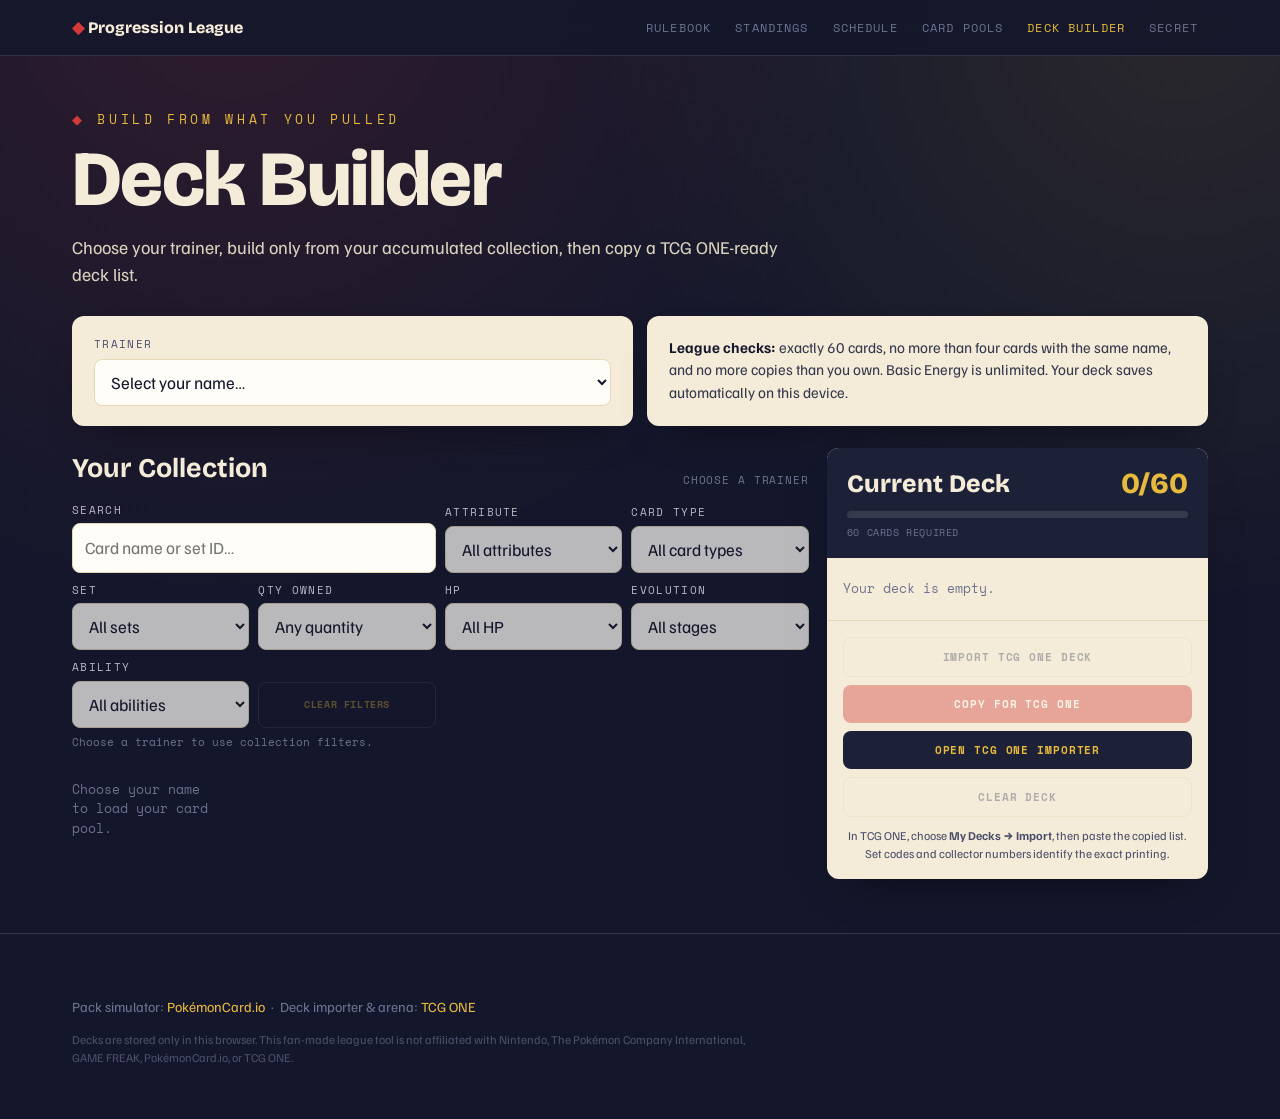
<file: deckbuilder.html>
<!DOCTYPE html>
<html lang="en">
<head>
<meta charset="UTF-8">
<meta name="viewport" content="width=device-width, initial-scale=1.0">
<title>Deck Builder — Progression League</title>
<link rel="icon" href="favicon.svg" type="image/svg+xml">
<link rel="preconnect" href="https://fonts.googleapis.com">
<link rel="preconnect" href="https://fonts.gstatic.com" crossorigin>
<link href="https://fonts.googleapis.com/css2?family=Bricolage+Grotesque:opsz,wght@12..96,600;12..96,700;12..96,800&family=Familjen+Grotesk:wght@400;500;600&family=Space+Mono:wght@400;700&display=swap" rel="stylesheet">
<style>
:root{--ink:#14172B;--ink-2:#1D2138;--paper:#F4ECD8;--paper-line:#E4D8B8;--red:#D53A3A;--gold:#E7B93C;--soft:#4B4F6B;--soft-2:#6E7290;--green:#4E9F53;--shadow:0 18px 40px -22px rgba(0,0,0,.55)}
*{box-sizing:border-box}html{scroll-behavior:smooth}body{margin:0;background:var(--ink);color:var(--paper);font-family:"Familjen Grotesk",system-ui,sans-serif;font-size:17px;line-height:1.5;background-image:radial-gradient(circle at 18% -4%,rgba(213,58,58,.14),transparent 45%),radial-gradient(circle at 92% 2%,rgba(231,185,60,.10),transparent 40%);background-attachment:fixed}.wrap{max-width:1180px;margin:0 auto;padding:0 22px}
.topnav{position:sticky;top:0;z-index:50;background:rgba(20,23,43,.88);backdrop-filter:blur(10px);border-bottom:1px solid rgba(244,236,216,.12)}.topnav .inner{max-width:1180px;margin:0 auto;padding:12px 22px;display:flex;align-items:center;justify-content:space-between;gap:16px;flex-wrap:wrap}.brand{font-family:"Bricolage Grotesque",sans-serif;font-weight:800;color:var(--paper);text-decoration:none;font-size:16px}.brand::before{content:"◆ ";color:var(--red)}.navlinks{display:flex;gap:4px;flex-wrap:wrap}.navlinks a{font-family:"Space Mono",monospace;font-size:11.5px;letter-spacing:.1em;text-transform:uppercase;color:var(--soft-2);text-decoration:none;padding:7px 10px;border-radius:7px}.navlinks a:hover{color:var(--paper);background:rgba(244,236,216,.06)}.navlinks a.active{color:var(--gold)}
.pagehead{padding:54px 0 28px}.eyebrow{font-family:"Space Mono",monospace;font-size:13px;letter-spacing:.28em;text-transform:uppercase;color:var(--gold);margin:0 0 14px}.eyebrow::before{content:"◆ ";color:var(--red)}h1{font-family:"Bricolage Grotesque",sans-serif;font-weight:800;font-size:clamp(44px,8vw,78px);line-height:.92;margin:0;letter-spacing:-.02em}.thesis{max-width:720px;margin:18px 0 0;color:#D9D2BE;font-size:18px}
.setup{display:grid;grid-template-columns:minmax(230px,1fr) minmax(250px,1fr);gap:14px;margin-bottom:22px}.panel{background:var(--paper);color:var(--ink);border-radius:12px;padding:20px 22px;box-shadow:var(--shadow)}label,.label{display:block;font-family:"Space Mono",monospace;font-size:11px;letter-spacing:.12em;text-transform:uppercase;color:var(--soft);margin-bottom:7px}select,input{width:100%;font:inherit;color:var(--ink);background:#fffdf7;border:1px solid var(--paper-line);border-radius:8px;padding:11px 12px;outline:none}select:focus,input:focus{border-color:var(--gold);box-shadow:0 0 0 3px rgba(231,185,60,.2)}.rules{margin:0;color:#35394e;font-size:15px}.rules b{color:var(--ink)}
.workspace{display:grid;grid-template-columns:minmax(0,1.45fr) minmax(310px,.75fr);gap:18px;align-items:start}.section-head{display:flex;justify-content:space-between;align-items:end;gap:12px;margin:0 0 13px}.section-head h2{font-family:"Bricolage Grotesque",sans-serif;font-size:27px;margin:0}.section-head span{font-family:"Space Mono",monospace;font-size:11px;color:var(--soft-2);text-transform:uppercase;letter-spacing:.08em}.collection-tools{margin-bottom:15px}.filter-grid{display:grid;grid-template-columns:repeat(4,minmax(0,1fr));gap:9px;align-items:end}.filter-field.search-field{grid-column:span 2}.filter-field label{color:#b9b6c5;margin-bottom:5px}.filter-clear{height:46px;border:1px solid rgba(244,236,216,.22);border-radius:8px;background:transparent;color:var(--gold);padding:0 13px;font:700 10px "Space Mono",monospace;letter-spacing:.06em;text-transform:uppercase;cursor:pointer;white-space:nowrap}.filter-clear:hover:not(:disabled){background:rgba(244,236,216,.08)}.filter-clear:disabled{opacity:.35;cursor:not-allowed}.filter-status{min-height:18px;margin:6px 0 0;color:var(--soft-2);font:11px "Space Mono",monospace}
.cardgrid{display:grid;grid-template-columns:repeat(auto-fill,minmax(138px,1fr));gap:10px}.pool-card{background:var(--paper);color:var(--ink);border-radius:10px;padding:9px;box-shadow:var(--shadow);min-width:0}.card-art,.deck-art{display:block;border:0;padding:0;background:transparent;cursor:zoom-in}.card-art{width:100%}.card-art img{display:block;width:100%;aspect-ratio:2.5/3.5;object-fit:cover;border-radius:6px;background:#ddd}.card-art:focus-visible,.deck-art:focus-visible{outline:3px solid var(--gold);outline-offset:3px;border-radius:6px}.card-name{font-family:"Bricolage Grotesque",sans-serif;font-weight:700;font-size:15px;line-height:1.15;margin:8px 0 3px;white-space:nowrap;overflow:hidden;text-overflow:ellipsis}.card-meta{font-family:"Space Mono",monospace;font-size:9px;color:var(--soft);display:flex;justify-content:space-between;gap:5px;margin-bottom:8px}.controls{display:grid;grid-template-columns:31px 1fr 31px;align-items:center;gap:5px}.controls button{height:31px;border:0;border-radius:6px;background:var(--ink-2);color:var(--gold);font:700 17px "Space Mono",monospace;cursor:pointer}.controls button:hover:not(:disabled){background:var(--red);color:#fff}.controls button:disabled{opacity:.3;cursor:not-allowed}.qty{text-align:center;font:700 13px "Space Mono",monospace}.empty{color:var(--soft-2);font-family:"Space Mono",monospace;font-size:13px}.card-preview{position:fixed;z-index:100;width:min(330px,40vw);left:0;top:0;padding:9px;background:var(--paper);border:1px solid var(--gold);border-radius:12px;box-shadow:0 24px 70px rgba(0,0,0,.7);opacity:0;transform:scale(.96);transform-origin:center;pointer-events:none;visibility:hidden;transition:opacity .12s ease,transform .12s ease}.card-preview.show{opacity:1;transform:scale(1);visibility:visible}.card-preview img{display:block;width:100%;height:auto;aspect-ratio:2.5/3.5;object-fit:contain;border-radius:7px;background:#ddd}.card-preview-label{margin:7px 3px 1px;color:var(--ink);font:700 13px "Bricolage Grotesque",sans-serif;text-align:center}
.deck-panel{position:sticky;top:84px;background:var(--paper);color:var(--ink);border-radius:12px;overflow:hidden;box-shadow:var(--shadow)}.deck-top{background:var(--ink-2);padding:18px 20px}.deck-topline{display:flex;align-items:center;justify-content:space-between;gap:12px}.deck-top h2{margin:0;font:800 25px "Bricolage Grotesque",sans-serif;color:var(--paper)}.total{font:800 29px "Bricolage Grotesque",sans-serif;color:var(--gold)}.total.complete{color:#8bd68f}.meter{height:7px;background:rgba(244,236,216,.12);border-radius:10px;overflow:hidden;margin-top:10px}.meter span{display:block;height:100%;width:0;background:var(--red);transition:width .2s}.meter span.complete{background:var(--green)}.deck-status{font:10px "Space Mono",monospace;color:var(--soft-2);margin-top:7px;letter-spacing:.06em;text-transform:uppercase}.deck-list{max-height:52vh;overflow:auto;padding:8px 16px}.deck-row{display:grid;grid-template-columns:38px minmax(0,1fr) auto;align-items:center;gap:9px;padding:9px 0;border-bottom:1px solid var(--paper-line)}.deck-row:last-child{border-bottom:0}.deck-art img{display:block;width:38px;border-radius:4px}.deck-row .dn{font-weight:700;font-size:14px;line-height:1.15}.deck-row .did{font:9px "Space Mono",monospace;color:var(--soft);margin-top:3px}.mini{display:flex;align-items:center;gap:5px}.mini button{width:25px;height:25px;border:0;border-radius:5px;background:var(--ink-2);color:var(--gold);font:700 13px "Space Mono",monospace;cursor:pointer}.mini b{min-width:16px;text-align:center;font:12px "Space Mono",monospace}.deck-actions{padding:16px;border-top:1px solid var(--paper-line);display:grid;gap:8px}.btn{display:block;width:100%;border:0;border-radius:8px;padding:11px 13px;text-align:center;text-decoration:none;font:700 11px "Space Mono",monospace;letter-spacing:.08em;text-transform:uppercase;cursor:pointer}.btn.primary{background:var(--red);color:#fff}.btn.secondary{background:var(--ink-2);color:var(--gold)}.btn.ghost{background:transparent;color:var(--soft);border:1px solid var(--paper-line)}.btn:disabled{opacity:.4;cursor:not-allowed}.export-note{font-size:12px;color:var(--soft);margin:2px 0 0;text-align:center}.toast{position:fixed;right:20px;bottom:20px;background:var(--green);color:#fff;border-radius:8px;padding:12px 16px;font:700 12px "Space Mono",monospace;box-shadow:var(--shadow);opacity:0;transform:translateY(8px);pointer-events:none;transition:.2s}.toast.show{opacity:1;transform:none}
.deck-row.has-warning{background:#fff3d0;margin:0 -8px;padding-left:8px;padding-right:8px;border-left:3px solid var(--red)}.deck-warning{margin-top:5px;color:#a22525;font:700 10px "Space Mono",monospace;line-height:1.35}.deck-no-art{width:38px;aspect-ratio:2.5/3.5;border-radius:4px;background:#d8cfb8;display:grid;place-items:center;color:var(--soft);font:700 15px "Space Mono",monospace}.import-dialog{width:min(680px,calc(100vw - 28px));max-height:calc(100vh - 28px);padding:0;border:1px solid var(--gold);border-radius:14px;background:var(--paper);color:var(--ink);box-shadow:0 28px 90px rgba(0,0,0,.72);overflow:auto}.import-dialog::backdrop{background:rgba(8,10,23,.78);backdrop-filter:blur(3px)}.import-body{padding:24px}.import-head{display:flex;align-items:start;justify-content:space-between;gap:18px}.import-head .label{margin:0 0 4px}.import-head h2{margin:0;font:800 28px "Bricolage Grotesque",sans-serif}.dialog-close{border:0;background:transparent;color:var(--soft);font-size:25px;line-height:1;cursor:pointer}.import-help{margin:8px 0 14px;color:var(--soft);font-size:15px}.import-dialog textarea{display:block;width:100%;min-height:330px;resize:vertical;padding:12px;border:1px solid var(--paper-line);border-radius:8px;background:#fffdf7;color:var(--ink);font:13px/1.45 "Space Mono",monospace;outline:none}.import-dialog textarea:focus{border-color:var(--gold);box-shadow:0 0 0 3px rgba(231,185,60,.2)}.import-feedback{min-height:20px;margin:9px 0 0;color:#a22525;font:700 12px "Space Mono",monospace}.import-actions{display:flex;justify-content:flex-end;gap:9px;margin-top:14px;flex-wrap:wrap}.import-actions .btn{width:auto;min-width:128px}.toast.warn{background:var(--red)}
footer{padding:48px 0 40px;border-top:1px solid rgba(244,236,216,.14);margin-top:54px;color:var(--soft-2);font-size:14px}footer a{color:var(--gold);text-decoration:none}.disc{font-size:12px;color:var(--soft);max-width:680px}
@media(max-width:1040px){.filter-grid{grid-template-columns:repeat(3,minmax(0,1fr))}.filter-field.search-field{grid-column:1/-1}.filter-clear{height:44px}}@media(max-width:820px){.workspace{grid-template-columns:1fr}.deck-panel{position:static}.deck-list{max-height:none}.card-preview{width:min(72vw,340px)}}@media(max-width:580px){.setup{grid-template-columns:1fr}.filter-grid{grid-template-columns:1fr 1fr}.filter-field.search-field{grid-column:1/-1}.filter-field.set-field{grid-column:1/-1}.filter-clear{grid-column:1/-1}.cardgrid{grid-template-columns:repeat(2,minmax(0,1fr))}.navlinks a{font-size:10px;padding:6px 7px}.wrap{padding:0 15px}}
</style>
</head>
<body>
<nav class="topnav"><div class="inner"><a class="brand" href="index.html">Progression League</a><div class="navlinks"><a href="index.html">Rulebook</a><a href="standings.html">Standings</a><a href="schedule.html">Schedule</a><a href="pools.html">Card Pools</a><a href="deckbuilder.html" class="active">Deck Builder</a><a href="secret.html">SECRET</a></div></div></nav>
<div class="wrap">
  <header class="pagehead"><p class="eyebrow">Build from what you pulled</p><h1>Deck Builder</h1><p class="thesis">Choose your trainer, build only from your accumulated collection, then copy a TCG ONE-ready deck list.</p></header>
  <div class="setup">
    <div class="panel"><label for="trainer">Trainer</label><select id="trainer"><option value="">Loading trainers…</option></select></div>
    <div class="panel"><p class="rules"><b>League checks:</b> exactly 60 cards, no more than four cards with the same name, and no more copies than you own. Basic Energy is unlimited. Your deck saves automatically on this device.</p></div>
  </div>
  <div class="workspace">
    <main>
      <div class="section-head"><h2>Your Collection</h2><span id="poolMeta">Choose a trainer</span></div>
      <div class="collection-tools">
        <div class="filter-grid">
          <div class="filter-field search-field"><label for="search">Search</label><input id="search" type="search" placeholder="Card name or set ID…" disabled></div>
          <div class="filter-field"><label for="attribute">Attribute</label><select id="attribute" disabled><option value="">All attributes</option></select></div>
          <div class="filter-field"><label for="cardType">Card type</label><select id="cardType" disabled><option value="">All card types</option></select></div>
          <div class="filter-field set-field"><label for="setFilter">Set</label><select id="setFilter" disabled><option value="">All sets</option></select></div>
          <div class="filter-field"><label for="ownedQty">Qty owned</label><select id="ownedQty" disabled><option value="">Any quantity</option></select></div>
          <div class="filter-field"><label for="hpFilter">HP</label><select id="hpFilter" disabled><option value="">All HP</option></select></div>
          <div class="filter-field"><label for="stageFilter">Evolution</label><select id="stageFilter" disabled><option value="">All stages</option></select></div>
          <div class="filter-field"><label for="abilityFilter">Ability</label><select id="abilityFilter" disabled><option value="">All abilities</option></select></div>
          <button id="clearFilters" class="filter-clear" type="button" disabled>Clear filters</button>
        </div>
        <p id="filterStatus" class="filter-status">Choose a trainer to use collection filters.</p>
      </div>
      <div id="collection" class="cardgrid"><p class="empty">Choose your name to load your card pool.</p></div>
    </main>
    <aside class="deck-panel">
      <div class="deck-top"><div class="deck-topline"><h2>Current Deck</h2><span id="total" class="total">0/60</span></div><div class="meter"><span id="meter"></span></div><div id="deckStatus" class="deck-status">60 cards required</div></div>
      <div id="deckList" class="deck-list"><p class="empty">Your deck is empty.</p></div>
      <div class="deck-actions">
        <button id="importOpen" class="btn ghost" type="button" disabled>Import TCG ONE Deck</button>
        <button id="copy" class="btn primary" type="button" disabled>Copy for TCG ONE</button>
        <a class="btn secondary" href="https://tcg.one/decks/mine" target="_blank" rel="noopener">Open TCG ONE Importer</a>
        <button id="clear" class="btn ghost" type="button" disabled>Clear Deck</button>
        <p class="export-note">In TCG ONE, choose <b>My Decks → Import</b>, then paste the copied list. Set codes and collector numbers identify the exact printing.</p>
      </div>
    </aside>
  </div>
</div>
<dialog id="importDialog" class="import-dialog">
  <div class="import-body">
    <div class="import-head"><div><p class="label">TCG ONE</p><h2>Import a Deck</h2></div><button id="importClose" class="dialog-close" type="button" aria-label="Close import dialog">×</button></div>
    <p class="import-help">Paste the complete TCG ONE deck list. Importing replaces the current deck and checks every card against the selected trainer’s collection.</p>
    <label for="importText">Deck list</label>
    <textarea id="importText" spellcheck="false" placeholder="## Deck: My Deck&#10;&#10;Pokemon (1)&#10;1 Alakazam BS 1&#10;&#10;Total: 1"></textarea>
    <p id="importFeedback" class="import-feedback" aria-live="polite"></p>
    <div class="import-actions"><button id="importCancel" class="btn ghost" type="button">Cancel</button><button id="importApply" class="btn primary" type="button">Import Deck</button></div>
  </div>
</dialog>
<div id="cardPreview" class="card-preview" role="tooltip" aria-hidden="true"><img id="cardPreviewImage" alt=""><div id="cardPreviewLabel" class="card-preview-label"></div></div>
<div id="toast" class="toast">Copied for TCG ONE!</div>
<footer><div class="wrap"><p>Pack simulator: <a href="https://pokemoncard.io/pack-sim">PokémonCard.io</a> &nbsp;·&nbsp; Deck importer &amp; arena: <a href="https://tcg.one/decks/mine">TCG ONE</a></p><p class="disc">Decks are stored only in this browser. This fan-made league tool is not affiliated with Nintendo, The Pokémon Company International, GAME FREAK, PokémonCard.io, or TCG ONE.</p></div></footer>
<script type="module">
import {createMetadataLoader,filterCards,getFilterOptions} from './deckbuilder-filters.mjs?v=filters-2';
import {parseTcgOneDeck,resolveTcgOneEntries,validateDeckCards} from './deckbuilder-import.mjs';
const BASIC_ENERGY=new Set(['grass energy','fire energy','water energy','lightning energy','psychic energy','fighting energy','metal energy','darkness energy']);
const TCGONE_SET_CODES={"base1":"BS","base2":"JU","basep":"WBSP","base3":"FO","base4":"BS2","base5":"TR","gym1":"G1","gym2":"G2","neo1":"N1","neo2":"N2","si1":"SI","neo3":"N3","neo4":"N4","base6":"LC","ecard1":"EXP","bp":"BP","ecard2":"AQP","ecard3":"SK","ex1":"RS","ex2":"SS","ex3":"DR","np":"PR-NP","ex4":"MA","tk1a":"TK1A","tk1b":"TK1B","ex5":"HL","ex6":"RG","pop1":"POP1","ex7":"TRR","ex8":"DX","ex9":"EM","ex10":"UF","pop2":"POP2","ex11":"DS","ex12":"LM","tk2a":"TK2A","tk2b":"TK2B","pop3":"POP3","ex13":"HP","ex14":"CG","pop4":"POP4","ex15":"DF","pop5":"POP5","ex16":"PK","dp1":"DP","dpp":"PR-DPP","dp2":"MT","pop6":"POP6","dp3":"SW","dp4":"GE","pop7":"POP7","dp5":"MD","dp6":"LA","pop8":"POP8","dp7":"SF","pl1":"PL","pop9":"POP9","pl2":"RR","pl3":"SV","pl4":"AR","ru1":"RUM","hgss1":"HS","hsp":"PR-HS","hgss2":"UL","hgss3":"UD","hgss4":"TM","col1":"CL","bwp":"PR-BLW","bw1":"BLW","mcd11":"MCD11","bw2":"EPO","bw3":"NVI","bw4":"NXD","bw5":"DEX","mcd12":"MCD12","bw6":"DRX","dv1":"DRV","bw7":"BCR","bw8":"PLS","bw9":"PLF","bw10":"PLB","xyp":"PR-XY","bw11":"LTR","xy0":"KSS","xy1":"XY","xy2":"FLF","mcd14":"MCD14","xy3":"FFI","xy4":"PHF","xy5":"PRC","dc1":"DCR","xy6":"ROS","xy7":"AOR","xy8":"BKT","mcd15":"MCD15","xy9":"BKP","g1":"GEN","xy10":"FCO","xy11":"STS","mcd16":"MCD16","xy12":"EVO","sm1":"SUM","smp":"PR-SM","sm2":"GRI","sm3":"BUS","sm35":"SLG","sm4":"CIN","mcd17":"MCD17","sm5":"UPR","sm6":"FLI","sm7":"CES","sm75":"DRM","mcd18":"MCD18","sm8":"LOT","sm9":"TEU","det1":"DET","sm10":"UNB","sm11":"UNM","sm115":"HIF","sma":"HIF","mcd19":"MCD19","sm12":"CEC","swshp":"PR-SW","swsh1":"SSH","swsh2":"RCL","swsh3":"DAA","fut20":"FUT20","swsh35":"CPA","swsh4":"VIV","swsh45":"SHF","swsh45sv":"SHF","swsh5":"BST","swsh6":"CRE","swsh7":"EVS","mcd21":"MCD21","cel25":"CEL","cel25c":"CEL","swsh8":"FST","swsh9":"BRS","swsh9tg":"BRS","swsh10":"ASR","swsh10tg":"ASR","pgo":"PGO","mcd22":"MCD22","swsh11":"LOR","swsh11tg":"LOR","swsh12":"SIT","swsh12tg":"SIT","swsh12pt5":"CRZ","swsh12pt5gg":"CRZ","svp":"PR-SV","sve":"SVE","sv1":"SVI","sv2":"PAL","sv3":"OBF","sv3pt5":"MEW","sv4":"PAR","sv4pt5":"PAF","sv5":"TEF","sv6":"TWM","sv6pt5":"SFA","sv7":"SCR","sv8":"SSP","sv8pt5":"PRE","sv9":"JTG","sv10":"DRI","zsv10pt5":"BLK","rsv10pt5":"WHT","me1":"MEG","me2":"PFL","me2pt5":"ASC","me3":"POR","me4":"CRI","me5":"PBL"};
const loadCardMetadata=createMetadataLoader();
let players=[],trainer=null,pool=[],deck=new Map(),importedCards=new Map(),query='',filterState={attribute:'',cardType:'',setId:'',ownedQty:'',hp:'',stage:'',ability:''},selectionVersion=0;
const $=id=>document.getElementById(id);
function esc(s){return String(s??'').replace(/&/g,'&amp;').replace(/</g,'&lt;').replace(/>/g,'&gt;').replace(/"/g,'&quot;')}
function imgFor(id){const d=id.indexOf('-'),code=d>0?id.slice(0,d):id;return `https://images.pokemoncard.io/images/${code}/${id}.png`}
function imageForCard(c){return c.imageUnavailable?'':imgFor(c.id)}
function previewImage(c){return c.imageLarge||imageForCard(c)}
function cardOrder(a,b){const ac=a.id.includes('-')?a.id.slice(0,a.id.indexOf('-')):a.id,bc=b.id.includes('-')?b.id.slice(0,b.id.indexOf('-')):b.id;if(ac!==bc)return ac.localeCompare(bc,undefined,{numeric:true});const an=parseInt((a.id.match(/(\d+)\D*$/)||[])[1]||'0',10),bn=parseInt((b.id.match(/(\d+)\D*$/)||[])[1]||'0',10);return an-bn||a.id.localeCompare(b.id,undefined,{numeric:true})}
function isBasic(c){return BASIC_ENERGY.has((c.name||'').toLowerCase())}
function total(){return [...deck.values()].reduce((a,b)=>a+b,0)}
function ownedById(id){return pool.find(c=>c.id===id)}
function byId(id){return ownedById(id)||importedCards.get(id)}
function ownedCopies(id){return Math.max(0,Number(ownedById(id)?.count)||0)}
function sameNameCount(name){return [...deck].reduce((sum,[id,n])=>sum+((byId(id)?.name||'').toLowerCase()===name.toLowerCase()?n:0),0)}
function canAdd(c){if(total()>=60)return false;if(isBasic(c))return true;return (deck.get(c.id)||0)<ownedCopies(c.id)&&sameNameCount(c.name)<4}
function storageKey(){return trainer?'progression-deck-'+trainer.name.toLowerCase().replace(/[^a-z0-9]+/g,'-'):''}
function importedStorageKey(){return storageKey()+'-imported-cards'}
function save(){if(!trainer)return;localStorage.setItem(storageKey(),JSON.stringify(Object.fromEntries(deck)));localStorage.setItem(importedStorageKey(),JSON.stringify([...importedCards.values()]))}
function restore(){deck=new Map();importedCards=new Map();if(!trainer)return;try{const cards=JSON.parse(localStorage.getItem(importedStorageKey())||'[]');for(const card of cards){if(card?.id&&card?.name)importedCards.set(card.id,card)}const saved=JSON.parse(localStorage.getItem(storageKey())||'{}');for(const [id,value] of Object.entries(saved)){const c=byId(id),n=Math.max(0,Math.floor(Number(value)||0));if(c&&n)deck.set(id,n)}}catch(e){}normalizeDeck()}
function normalizeDeck(){for(const [id,n] of [...deck]){const c=byId(id),quantity=Math.min(999,Math.max(0,Math.floor(Number(n)||0)));if(!c||!quantity)deck.delete(id);else deck.set(id,quantity)}}
function change(id,delta){const c=byId(id);if(!c)return;const now=deck.get(id)||0;if(delta>0&&!canAdd(c))return;const next=now+delta;if(next<=0){deck.delete(id);if(!ownedById(id))importedCards.delete(id)}else deck.set(id,next);save();render()}
function renderCollection(){const el=$('collection');hidePreview();if(!trainer){el.innerHTML='<p class="empty">Choose your name to load your card pool.</p>';return}const shown=filterCards(pool,{query,...filterState});$('poolMeta').textContent=`${shown.length} of ${pool.length} cards shown`;if(!shown.length){el.innerHTML='<p class="empty">No cards match those filters.</p>';return}el.innerHTML=shown.map(c=>{const n=deck.get(c.id)||0,owned=isBasic(c)?'∞':c.count;return `<article class="pool-card"><button type="button" class="card-art preview-target" data-preview="${esc(c.id)}" aria-label="Enlarge ${esc(c.name)} card"><img loading="lazy" src="${imgFor(c.id)}" alt="${esc(c.name)}"></button><div class="card-name" title="${esc(c.name)}">${esc(c.name)}</div><div class="card-meta"><span>${esc(c.id)}</span><span>OWNED ${owned}</span></div><div class="controls"><button type="button" data-action="remove" data-id="${esc(c.id)}" ${n?'':'disabled'}>−</button><span class="qty">${n}</span><button type="button" data-action="add" data-id="${esc(c.id)}" ${canAdd(c)?'':'disabled'}>+</button></div></article>`}).join('')}
function validatedDeck(){const cards=[...deck].map(([id,quantity])=>{const card=byId(id);return card?{...card,quantity}:null}).filter(Boolean);return validateDeckCards(cards,pool,BASIC_ENERGY)}
function displayPrinting(c){return c.setCode&&c.number?`${c.setCode} ${c.number}`:c.id}
function renderDeck(){const n=total(),validated=validatedDeck(),warningCount=validated.reduce((sum,c)=>sum+c.issues.length,0),ready=n===60&&!warningCount;$('total').textContent=`${n}/60`;$('total').classList.toggle('complete',ready);$('meter').style.width=Math.min(100,n/60*100)+'%';$('meter').classList.toggle('complete',ready);$('deckStatus').textContent=warningCount?`${warningCount} warning${warningCount===1?'':'s'} — export blocked`:n===60?'Deck ready to export':n<60?`${60-n} card${60-n===1?'':'s'} remaining`:`${n-60} card${n-60===1?'':'s'} over the limit`;$('copy').disabled=!ready;$('copy').title=warningCount?'Resolve all deck warnings before exporting.':'';$('clear').disabled=!n;const cards=validated.sort((a,b)=>cardOrder(a,b));$('deckList').innerHTML=cards.length?cards.map(c=>{const image=imageForCard(c),warnings=c.issues.map(issue=>`<div class="deck-warning">⚠ ${esc(issue)}</div>`).join('');return `<div class="deck-row ${c.issues.length?'has-warning':''}">${image?`<button type="button" class="deck-art preview-target" data-preview="${esc(c.id)}" aria-label="Enlarge ${esc(c.name)} card"><img src="${image}" alt=""></button>`:'<div class="deck-no-art" aria-hidden="true">?</div>'}<div><div class="dn">${esc(c.name)}</div><div class="did">${esc(displayPrinting(c))}${isBasic(c)?' · unlimited':''}</div>${warnings}</div><div class="mini"><button type="button" data-action="remove" data-id="${esc(c.id)}">−</button><b>${c.quantity}</b><button type="button" data-action="add" data-id="${esc(c.id)}" ${canAdd(c)?'':'disabled'}>+</button></div></div>`}).join(''):'<p class="empty">Your deck is empty.</p>'}
function render(){renderCollection();renderDeck()}
function selectOptions(id,placeholder,items){$(id).innerHTML=`<option value="">${placeholder}</option>`+items.map(item=>typeof item==='string'?`<option value="${esc(item)}">${esc(item)}</option>`:`<option value="${esc(item.id)}">${esc(item.name)}</option>`).join('')}
function resetFilterValues(){query='';filterState={attribute:'',cardType:'',setId:'',ownedQty:'',hp:'',stage:'',ability:''};$('search').value='';$('attribute').value='';$('cardType').value='';$('setFilter').value='';$('ownedQty').value='';$('hpFilter').value='';$('stageFilter').value='';$('abilityFilter').value=''}
function updateClearFilters(){const active=Boolean(query||Object.values(filterState).some(Boolean));$('clearFilters').disabled=!trainer||!active}
function positionPreview(x,y){const preview=$('cardPreview'),margin=14,gap=18,rect=preview.getBoundingClientRect();let left=x+gap;if(left+rect.width>window.innerWidth-margin)left=x-rect.width-gap;left=Math.max(margin,Math.min(window.innerWidth-rect.width-margin,left));const top=Math.max(margin,Math.min(window.innerHeight-rect.height-margin,y-rect.height/2));preview.style.left=`${left}px`;preview.style.top=`${top}px`}
function showPreview(target,event){const card=byId(target.dataset.preview);if(!card)return;const preview=$('cardPreview'),image=$('cardPreviewImage'),fallback=imgFor(card.id);image.onerror=()=>{if(image.src!==fallback)image.src=fallback};image.src=previewImage(card);image.alt=`${card.name} enlarged card`;$('cardPreviewLabel').textContent=`${card.name} · ${card.id}`;preview.classList.add('show');preview.setAttribute('aria-hidden','false');const rect=target.getBoundingClientRect();positionPreview(event?.clientX||rect.right,event?.clientY||rect.top+rect.height/2)}
function hidePreview(){const preview=$('cardPreview');if(!preview)return;preview.classList.remove('show');preview.setAttribute('aria-hidden','true')}
function populateFilters(metadataAvailable){const options=getFilterOptions(pool);selectOptions('attribute','All attributes',options.attributes);selectOptions('cardType','All card types',options.cardTypes);selectOptions('setFilter','All sets',options.sets);selectOptions('ownedQty','Any quantity',options.ownedQuantities);selectOptions('hpFilter','All HP',options.hps);selectOptions('stageFilter','All stages',options.stages);selectOptions('abilityFilter','All abilities',options.abilities);$('attribute').disabled=!trainer||!metadataAvailable;$('cardType').disabled=!trainer||!metadataAvailable;$('setFilter').disabled=!trainer;$('ownedQty').disabled=!trainer;$('hpFilter').disabled=!trainer||!metadataAvailable;$('stageFilter').disabled=!trainer||!metadataAvailable;$('abilityFilter').disabled=!trainer||!metadataAvailable}
async function selectTrainer(name){const version=++selectionVersion;trainer=players.find(p=>p.name===name)||null;pool=trainer?[...(trainer.cards||[])].filter(c=>c.name&&c.id).sort(cardOrder):[];resetFilterValues();$('search').disabled=!trainer;$('importOpen').disabled=!trainer;populateFilters(false);$('filterStatus').textContent=trainer?'Loading card details…':'Choose a trainer to use collection filters.';restore();render();updateClearFilters();if(!trainer)return;const result=await loadCardMetadata(pool);if(version!==selectionVersion)return;pool=result.cards.sort(cardOrder);const metadataAvailable=!result.failedSets.length;populateFilters(metadataAvailable);$('filterStatus').textContent=metadataAvailable?'Filters can be combined to narrow your collection.':'Some card details could not be loaded. Search, set, and quantity filters are still available.';renderCollection();renderDeck()}
function exportText(){return [...deck].map(([id,count])=>({c:byId(id),count})).filter(x=>x.c).sort((a,b)=>cardOrder(a.c,b.c)).map(({c,count})=>{if(c.setCode&&c.number)return `${count} ${c.name} ${c.setCode} ${c.number}`;const split=c.id.indexOf('-'),setId=split>-1?c.id.slice(0,split):'',number=split>-1?c.id.slice(split+1):'',tcgCode=TCGONE_SET_CODES[setId];return tcgCode?`${count} ${c.name} ${tcgCode} ${number}`:`${count} ${c.name}`}).join('\n')}
function showToast(message,warn=false){const toast=$('toast');toast.textContent=message;toast.classList.toggle('warn',warn);toast.classList.add('show');setTimeout(()=>toast.classList.remove('show'),2200)}
async function copyDeck(){if(total()!==60||validatedDeck().some(card=>card.issues.length))return;const text=exportText();try{await navigator.clipboard.writeText(text)}catch(e){const ta=document.createElement('textarea');ta.value=text;ta.style.position='fixed';ta.style.opacity='0';document.body.appendChild(ta);ta.select();document.execCommand('copy');ta.remove()}showToast('Copied for TCG ONE!')}
function openImport(){if(!trainer)return;$('importFeedback').textContent='';$('importDialog').showModal();setTimeout(()=>$('importText').focus(),0)}
function closeImport(){$('importDialog').close()}
function applyImport(){const parsed=parseTcgOneDeck($('importText').value);if(parsed.errors.length){const first=parsed.errors.slice(0,3).map(error=>`line ${error.lineNumber}: ${error.line}`).join(' · ');$('importFeedback').textContent=`Could not read ${parsed.errors.length} line${parsed.errors.length===1?'':'s'} — ${first}`;return}if(!parsed.entries.length){$('importFeedback').textContent='No card lines were found in that deck list.';return}if(deck.size&&!confirm('Replace the current saved deck with this import?'))return;const resolved=resolveTcgOneEntries(parsed.entries,TCGONE_SET_CODES,pool);importedCards=new Map(resolved.filter(card=>!ownedById(card.id)).map(card=>[card.id,card]));deck=new Map(resolved.map(card=>[card.id,card.quantity]));normalizeDeck();save();render();closeImport();const warningCount=validatedDeck().reduce((sum,card)=>sum+card.issues.length,0);showToast(warningCount?`Deck imported with ${warningCount} warning${warningCount===1?'':'s'}.`:`Imported ${parsed.actualTotal} cards.`,Boolean(warningCount))}
async function load(){try{const res=await fetch('data/pools.json?_='+Date.now(),{cache:'no-store'});if(!res.ok)throw new Error();const data=await res.json();players=data.players||[];$('trainer').innerHTML='<option value="">Select your name…</option>'+players.map(p=>`<option value="${esc(p.name)}">${esc(p.name)}</option>`).join('')}catch(e){$('trainer').innerHTML='<option value="">Could not load card pools</option>';$('collection').innerHTML='<p class="empty">The card-pool data could not be loaded. Please try again shortly.</p>'}}
$('trainer').addEventListener('change',e=>selectTrainer(e.target.value));$('search').addEventListener('input',e=>{query=e.target.value.trim().toLowerCase();updateClearFilters();renderCollection()});$('attribute').addEventListener('change',e=>{filterState.attribute=e.target.value;updateClearFilters();renderCollection()});$('cardType').addEventListener('change',e=>{filterState.cardType=e.target.value;updateClearFilters();renderCollection()});$('setFilter').addEventListener('change',e=>{filterState.setId=e.target.value;updateClearFilters();renderCollection()});$('ownedQty').addEventListener('change',e=>{filterState.ownedQty=e.target.value;updateClearFilters();renderCollection()});$('hpFilter').addEventListener('change',e=>{filterState.hp=e.target.value;updateClearFilters();renderCollection()});$('stageFilter').addEventListener('change',e=>{filterState.stage=e.target.value;updateClearFilters();renderCollection()});$('abilityFilter').addEventListener('change',e=>{filterState.ability=e.target.value;updateClearFilters();renderCollection()});$('clearFilters').addEventListener('click',()=>{resetFilterValues();updateClearFilters();renderCollection()});document.addEventListener('pointerover',e=>{const target=e.target.closest('.preview-target');if(target&&!target.contains(e.relatedTarget))showPreview(target,e)});document.addEventListener('pointermove',e=>{if(e.target.closest('.preview-target')&&$('cardPreview').classList.contains('show'))positionPreview(e.clientX,e.clientY)});document.addEventListener('pointerout',e=>{const target=e.target.closest('.preview-target');if(target&&!target.contains(e.relatedTarget))hidePreview()});document.addEventListener('focusin',e=>{const target=e.target.closest('.preview-target');if(target)showPreview(target)});document.addEventListener('focusout',e=>{const target=e.target.closest('.preview-target');if(target&&!target.contains(e.relatedTarget))hidePreview()});document.addEventListener('keydown',e=>{if(e.key==='Escape')hidePreview()});window.addEventListener('scroll',hidePreview,{passive:true});window.addEventListener('resize',hidePreview);document.addEventListener('click',e=>{const b=e.target.closest('button[data-action]');if(b)change(b.dataset.id,b.dataset.action==='add'?1:-1)});$('importOpen').addEventListener('click',openImport);$('importClose').addEventListener('click',closeImport);$('importCancel').addEventListener('click',closeImport);$('importApply').addEventListener('click',applyImport);$('importDialog').addEventListener('click',e=>{if(e.target===$('importDialog'))closeImport()});$('copy').addEventListener('click',copyDeck);$('clear').addEventListener('click',()=>{if(deck.size&&confirm('Clear this saved deck?')){deck.clear();importedCards.clear();save();render()}});load();
</script>
</body>
</html>
</file>
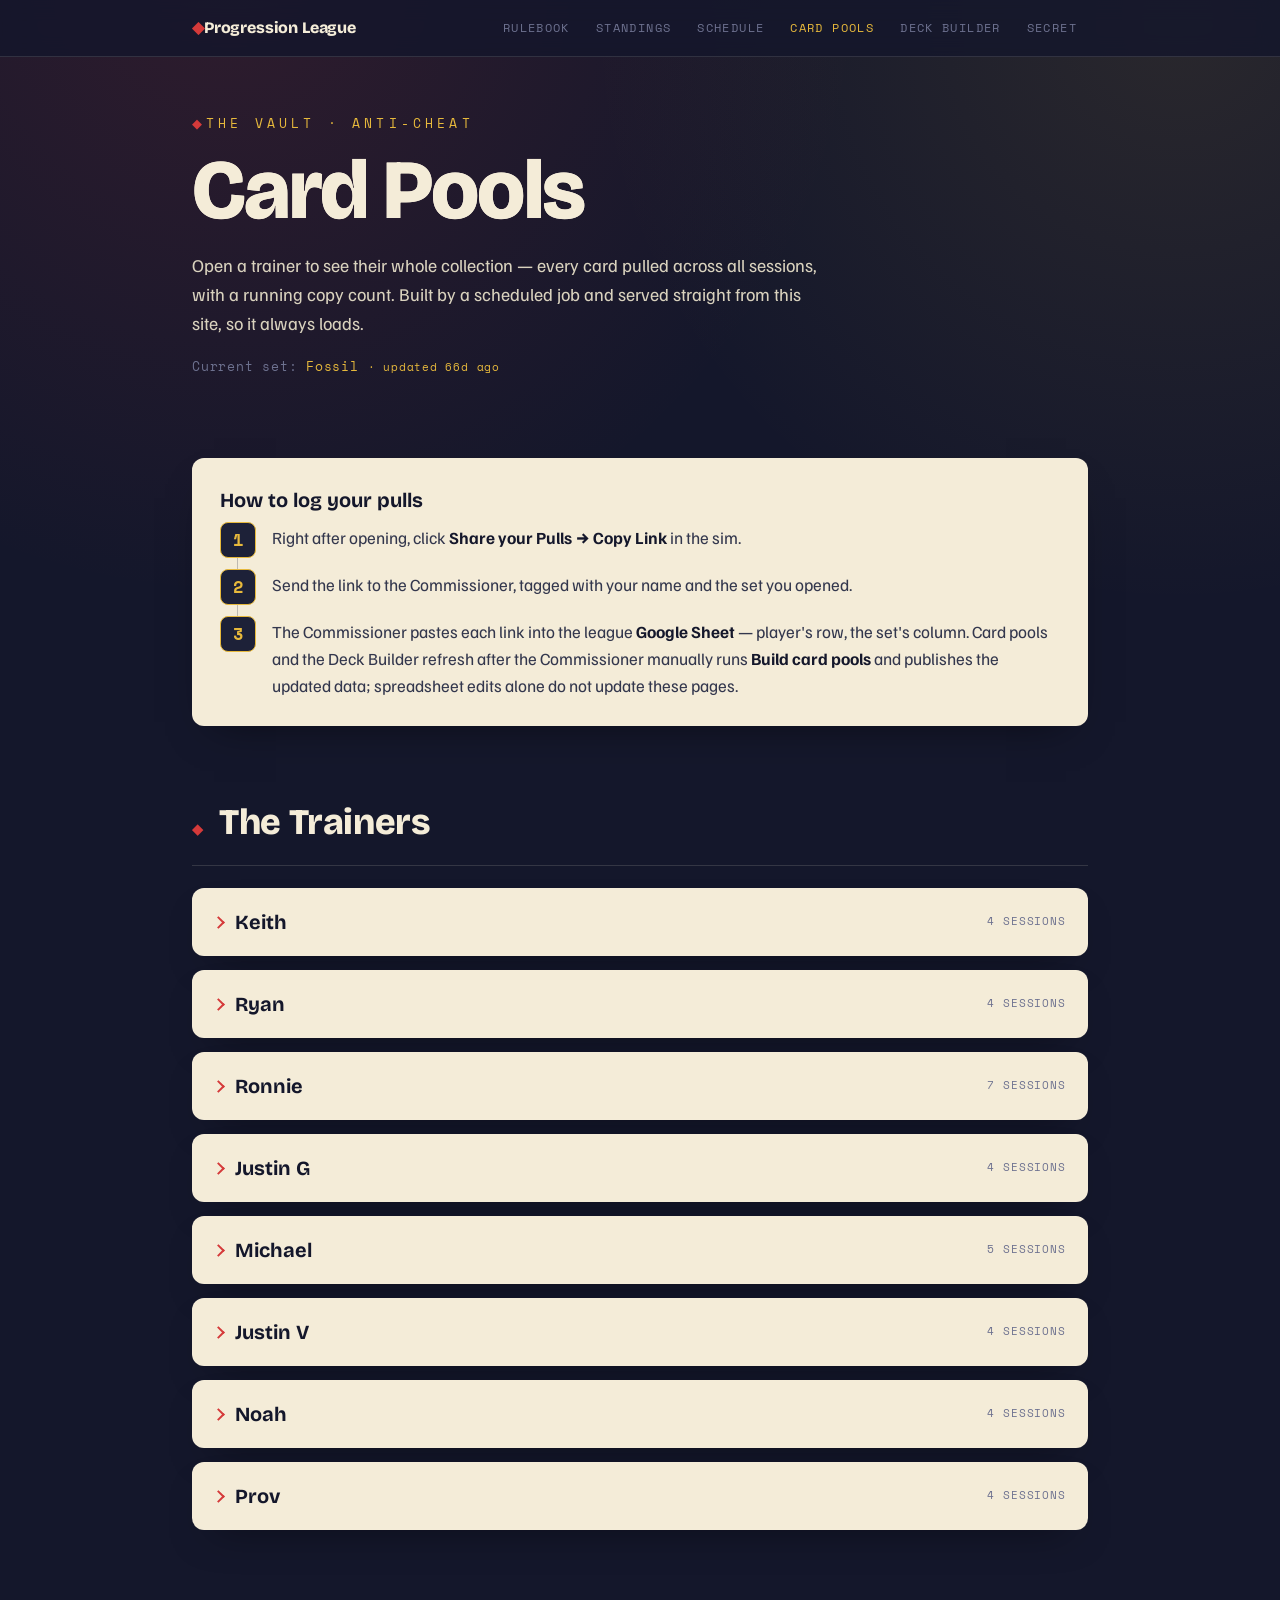
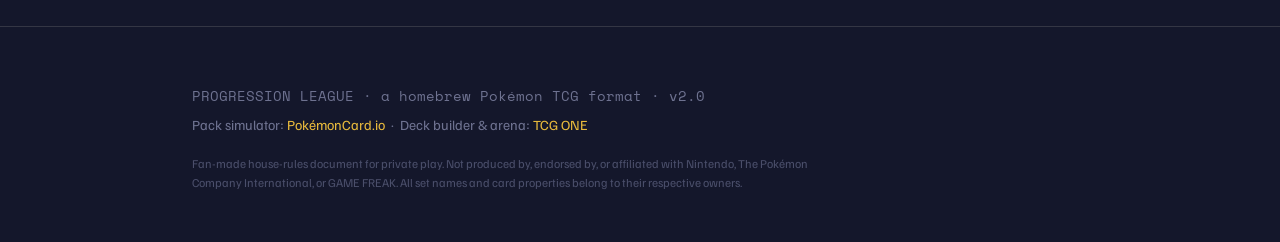
<file: pools.html>
<!DOCTYPE html>
<html lang="en">
<head>
<meta charset="UTF-8">
<meta name="viewport" content="width=device-width, initial-scale=1.0">
<title>Card Pools — Progression League</title>
<link rel="icon" href="favicon.svg" type="image/svg+xml">
<link rel="preconnect" href="https://fonts.googleapis.com">
<link rel="preconnect" href="https://fonts.gstatic.com" crossorigin>
<link href="https://fonts.googleapis.com/css2?family=Bricolage+Grotesque:opsz,wght@12..96,600;12..96,700;12..96,800&family=Familjen+Grotesk:wght@400;500;600&family=Space+Mono:wght@400;700&display=swap" rel="stylesheet">
<style>
:root{
  --ink:#14172B; --ink-2:#1D2138;
  --paper:#F4ECD8; --paper-line:#E4D8B8;
  --red:#D53A3A; --gold:#E7B93C;
  --soft:#4B4F6B; --soft-2:#6E7290;
  --grass:#63BC5A; --fire:#E25441; --water:#4F9DE0;
  --bolt:#F4D23C; --psy:#9E5CB5; --fight:#C77A3B;
  --shadow:0 18px 40px -22px rgba(0,0,0,.55);
}
*{box-sizing:border-box}
html{scroll-behavior:smooth}
body{
  margin:0;background:var(--ink);color:var(--paper);
  font-family:"Familjen Grotesk",system-ui,sans-serif;
  font-size:17px;line-height:1.6;-webkit-font-smoothing:antialiased;
  background-image:radial-gradient(circle at 18% -4%,rgba(213,58,58,.14),transparent 45%),radial-gradient(circle at 92% 2%,rgba(231,185,60,.10),transparent 40%);
  background-attachment:fixed;
}
.wrap{max-width:940px;margin:0 auto;padding:0 22px}
.mono{font-family:"Space Mono",monospace}

/* ---------- NAV ---------- */
.topnav{position:sticky;top:0;z-index:50;background:rgba(20,23,43,.82);backdrop-filter:blur(10px);border-bottom:1px solid rgba(244,236,216,.12)}
.topnav .inner{max-width:940px;margin:0 auto;padding:12px 22px;display:flex;align-items:center;justify-content:space-between;gap:16px;flex-wrap:wrap}
.brand{font-family:"Bricolage Grotesque",sans-serif;font-weight:800;color:var(--paper);text-decoration:none;font-size:16px;letter-spacing:-.01em}
.brand::before{content:"\25C6 ";color:var(--red)}
.navlinks{display:flex;gap:4px;flex-wrap:wrap}
.navlinks a{font-family:"Space Mono",monospace;font-size:11.5px;letter-spacing:.12em;text-transform:uppercase;color:var(--soft-2);text-decoration:none;padding:7px 11px;border-radius:7px}
.navlinks a:hover{color:var(--paper);background:rgba(244,236,216,.06)}
.navlinks a.active{color:var(--gold)}

/* ---------- HERO ---------- */
header.hero{padding:70px 0 44px}
.eyebrow{font-family:"Space Mono",monospace;font-size:13px;letter-spacing:.32em;text-transform:uppercase;color:var(--gold);margin:0 0 18px}
.eyebrow::before{content:"\25C6 ";color:var(--red)}
h1{
  font-family:"Bricolage Grotesque",sans-serif;font-weight:800;
  font-size:clamp(50px,10.5vw,108px);line-height:.9;margin:0;letter-spacing:-.02em;
  background:linear-gradient(100deg,#F4ECD8 0%,#F4ECD8 30%,#8FE3FF 42%,#F4A6E8 52%,#FFD98A 62%,#F4ECD8 74%,#F4ECD8 100%);
  background-size:220% 100%;-webkit-background-clip:text;background-clip:text;color:transparent;
  animation:holo 7s ease-in-out infinite;
}
@keyframes holo{0%,100%{background-position:0% 50%}50%{background-position:100% 50%}}
.subtitle{font-family:"Bricolage Grotesque",sans-serif;font-weight:700;font-size:clamp(19px,3.2vw,28px);margin:8px 0 0;color:var(--paper)}
.thesis{max-width:640px;margin:22px 0 0;color:#D9D2BE;font-size:18px}
.thesis b{color:var(--paper)}

.glance{display:grid;grid-template-columns:repeat(4,1fr);gap:1px;margin:40px 0 0;background:var(--paper-line);border:1px solid var(--paper-line);border-radius:10px;overflow:hidden;box-shadow:var(--shadow)}
.glance div{background:var(--ink-2);padding:18px 16px}
.glance .k{font-family:"Space Mono",monospace;font-size:11px;letter-spacing:.16em;text-transform:uppercase;color:var(--soft-2)}
.glance .v{font-family:"Bricolage Grotesque",sans-serif;font-weight:700;font-size:23px;margin-top:6px;color:var(--paper)}
.glance .v small{font-weight:400;font-size:12px;color:var(--gold);font-family:"Space Mono",monospace}
@media(max-width:640px){.glance{grid-template-columns:repeat(2,1fr)}}

/* ---------- PAGE HEADERS (standings / pools) ---------- */
.page{padding-bottom:20px}
.pagehead{padding:56px 0 34px}
.pagetitle{font-family:"Bricolage Grotesque",sans-serif;font-weight:800;font-size:clamp(44px,9vw,84px);line-height:.92;margin:6px 0 0;letter-spacing:-.02em;color:var(--paper)}
.current-set{font-family:"Space Mono",monospace;font-size:13px;color:var(--soft-2);margin-top:18px;letter-spacing:.06em}
.current-set span{color:var(--gold)}

/* ---------- SECTIONS ---------- */
section{padding:34px 0}
.sec-head{display:flex;align-items:baseline;gap:16px;margin:0 0 22px;border-bottom:1px solid rgba(244,236,216,.14);padding-bottom:14px}
.sec-no{font-family:"Space Mono",monospace;font-size:14px;color:var(--red);font-weight:700}
h2{font-family:"Bricolage Grotesque",sans-serif;font-weight:800;font-size:clamp(25px,4.2vw,36px);margin:0;letter-spacing:-.01em}
.sec-intro{color:#C9C2AE;max-width:660px;margin:-6px 0 24px}

.card{background:var(--paper);color:var(--ink);border-radius:12px;padding:26px 28px;box-shadow:var(--shadow)}
.card + .card{margin-top:16px}
.card h3{font-family:"Bricolage Grotesque",sans-serif;font-weight:700;font-size:20px;margin:0 0 8px;color:var(--ink)}
.card p{margin:0;color:#33374d}
.card p.note{margin-top:12px;font-size:15px;color:var(--soft)}
.card a{color:#2b5fb0;text-decoration:none;font-weight:600}
.card a:hover{text-decoration:underline}

/* loop */
.loop{display:grid;grid-template-columns:repeat(2,1fr);gap:14px}
@media(max-width:640px){.loop{grid-template-columns:1fr}}
.step{background:var(--paper);color:var(--ink);border-radius:12px;padding:22px 22px 20px;box-shadow:var(--shadow);border-top:3px solid var(--red)}
.step .n{font-family:"Space Mono",monospace;font-weight:700;font-size:13px;color:var(--red);letter-spacing:.1em}
.step h3{font-family:"Bricolage Grotesque",sans-serif;font-size:19px;margin:8px 0 6px}
.step p{margin:0;font-size:15px;color:#3a3e55}

/* golden rule */
.golden{background:linear-gradient(135deg,#1E2238,#191d31);border:1px solid var(--gold);border-left:5px solid var(--gold);border-radius:12px;padding:26px 28px;box-shadow:var(--shadow)}
.golden .tag{font-family:"Space Mono",monospace;font-size:12px;letter-spacing:.2em;text-transform:uppercase;color:var(--gold)}
.golden h3{font-family:"Bricolage Grotesque",sans-serif;font-weight:800;font-size:26px;margin:8px 0 12px;color:var(--paper)}
.golden p{margin:0;color:#D9D2BE}
.golden .rule-pair{display:grid;grid-template-columns:1fr 1fr;gap:14px;margin-top:18px}
@media(max-width:560px){.golden .rule-pair{grid-template-columns:1fr}}
.golden .rule-pair div{background:rgba(244,236,216,.06);border-radius:9px;padding:14px 16px}
.golden .rule-pair .yes{color:var(--grass);font-family:"Space Mono",monospace;font-size:12px;letter-spacing:.1em}
.golden .rule-pair .no{color:var(--fire);font-family:"Space Mono",monospace;font-size:12px;letter-spacing:.1em}
.golden .rule-pair b{color:var(--paper);display:block;margin-top:4px;font-family:"Bricolage Grotesque",sans-serif}
.golden .rule-pair span{color:#C4BEAC;font-size:14px}
.chips{display:flex;gap:8px;flex-wrap:wrap;margin-top:18px}
.chip{width:30px;height:30px;border-radius:50%;display:grid;place-items:center;font-family:"Space Mono",monospace;font-weight:700;font-size:13px;color:#14172B}

/* stat list */
.rules-list{list-style:none;margin:0;padding:0}
.rules-list li{display:flex;gap:16px;padding:15px 0;border-bottom:1px solid rgba(20,23,43,.10)}
.rules-list li:last-child{border-bottom:0}
.rules-list .lbl{font-family:"Space Mono",monospace;font-size:12px;color:#b3892a;letter-spacing:.08em;white-space:nowrap;min-width:112px;padding-top:2px;text-transform:uppercase}
.rules-list .txt{color:#33374d}
.rules-list .txt b{color:var(--ink)}

/* ---------- TRACKER ---------- */
.legend{font-family:"Familjen Grotesk";font-size:14px;color:#C9C2AE;margin:0 0 18px;display:flex;align-items:center;gap:6px;flex-wrap:wrap}
.legend b{color:var(--gold)}
.lg-dot{width:10px;height:10px;border-radius:50%;display:inline-block;vertical-align:middle}
.lg-dot.main{background:var(--ink);border:2px solid var(--gold)}
.lg-dot.spec{background:transparent;border:2px solid var(--soft-2)}
.track-wrap{margin-top:4px}
.era{border:1px solid rgba(244,236,216,.12);border-radius:12px;margin-bottom:12px;overflow:hidden;background:rgba(29,33,56,.45)}
.era>summary{list-style:none;cursor:pointer;padding:16px 20px;display:flex;align-items:center;gap:14px;user-select:none}
.era>summary::-webkit-details-marker{display:none}
.era>summary:hover{background:rgba(244,236,216,.03)}
.chev{width:9px;height:9px;border-right:2px solid var(--gold);border-bottom:2px solid var(--gold);transform:rotate(-45deg);transition:transform .2s;flex:none;margin-right:2px}
.era[open]>summary .chev{transform:rotate(45deg)}
.era-name{font-family:"Bricolage Grotesque",sans-serif;font-weight:700;font-size:18px;color:var(--paper)}
.era-meta{font-family:"Space Mono",monospace;font-size:11px;color:var(--soft-2);letter-spacing:.08em;text-transform:uppercase;margin-left:auto;text-align:right}
.era[open]>summary{border-bottom:1px solid rgba(244,236,216,.10)}
.sets{padding:4px 20px 12px}
.trow{display:flex;align-items:center;gap:12px;padding:8px 0;border-bottom:1px solid rgba(244,236,216,.05)}
.trow:last-child{border-bottom:0}
.dot{width:9px;height:9px;border-radius:50%;background:var(--ink);border:2px solid var(--gold);flex:none}
.trow.special .dot{border-color:var(--soft-2);width:8px;height:8px}
.trow.kick .dot{background:var(--red);border-color:var(--red);box-shadow:0 0 0 4px rgba(213,58,58,.22)}
.tname{font-family:"Familjen Grotesk";font-size:15.5px;color:var(--paper)}
.trow.special .tname{color:#B9B3A2}
.trow.kick .tname{font-weight:600}
.badge{margin-left:auto;font-family:"Space Mono",monospace;font-size:10px;letter-spacing:.06em;text-transform:uppercase;padding:3px 9px;border-radius:20px;background:rgba(231,185,60,.13);color:var(--gold);border:1px solid rgba(231,185,60,.32);white-space:nowrap}
.badge.kickbadge{background:var(--red);color:#fff;border-color:var(--red)}

/* ordered flow */
ol.flow{counter-reset:s;list-style:none;margin:0;padding:0}
ol.flow li{counter-increment:s;position:relative;padding:0 0 20px 52px;color:#33374d}
ol.flow li::before{content:counter(s);position:absolute;left:0;top:-2px;width:34px;height:34px;border-radius:8px;background:var(--ink-2);border:1px solid var(--gold);color:var(--gold);font-family:"Space Mono",monospace;font-weight:700;display:grid;place-items:center}
ol.flow li::after{content:"";position:absolute;left:17px;top:34px;bottom:2px;width:1px;background:rgba(29,33,56,.25)}
ol.flow li:last-child{padding-bottom:0}
ol.flow li:last-child::after{display:none}
ol.flow b{color:var(--ink)}
.howto ol.flow li{color:#33374d}

/* season points */
.points{display:grid;grid-template-columns:repeat(3,1fr);gap:14px;margin-top:16px}
@media(max-width:560px){.points{grid-template-columns:1fr}}
.pt{background:var(--paper);color:var(--ink);border-radius:12px;padding:20px;text-align:center;box-shadow:var(--shadow)}
.pt .big{font-family:"Bricolage Grotesque",sans-serif;font-weight:800;font-size:42px;color:var(--red);line-height:1}
.pt .lbl{font-family:"Space Mono",monospace;font-size:12px;letter-spacing:.14em;text-transform:uppercase;color:var(--soft);margin-top:8px}

/* ---------- STANDINGS TABLE ---------- */
.board{width:100%;border-collapse:collapse;background:var(--paper);color:var(--ink);border-radius:12px;overflow:hidden;box-shadow:var(--shadow)}
.board th{font-family:"Space Mono",monospace;font-size:11px;letter-spacing:.1em;text-transform:uppercase;text-align:left;padding:14px 16px;background:var(--ink-2);color:var(--soft-2)}
.board th.num{text-align:center}
.board td{padding:15px 16px;border-bottom:1px solid var(--paper-line);color:#33374d}
.board tr:last-child td{border-bottom:0}
.board .rank{font-family:"Space Mono",monospace;font-weight:700;color:var(--soft);width:44px}
.board .name{font-family:"Bricolage Grotesque",sans-serif;font-weight:700;font-size:17px;color:var(--ink)}
.board td.num{text-align:center;font-family:"Space Mono",monospace}
.board .pts{text-align:center;font-family:"Bricolage Grotesque",sans-serif;font-weight:800;color:var(--red);font-size:19px}
.board tr.leader td{background:linear-gradient(90deg,rgba(231,185,60,.20),transparent)}
.board tr.leader .name::after{content:" \265B";color:#b3892a}
.board .empty{text-align:center;color:var(--soft);font-family:"Space Mono",monospace;font-size:14px}
.tie-note{color:var(--soft-2);font-size:14px;margin-top:14px}

.titlegrid{display:grid;grid-template-columns:repeat(3,1fr);gap:12px}
@media(max-width:640px){.titlegrid{grid-template-columns:1fr}}
.titlecard{background:var(--paper);color:var(--ink);border-radius:11px;padding:18px 20px;box-shadow:var(--shadow);border-left:4px solid var(--gold)}
.tera{font-family:"Space Mono",monospace;font-size:11px;letter-spacing:.1em;text-transform:uppercase;color:var(--soft)}
.tchamp{font-family:"Bricolage Grotesque",sans-serif;font-weight:800;font-size:20px;color:var(--ink);margin-top:4px}
.empty2{color:var(--soft-2);font-family:"Space Mono",monospace;font-size:14px;margin:0}

/* ---------- POOLS ---------- */
.poolgrid{display:grid;grid-template-columns:repeat(2,1fr);gap:14px}
@media(max-width:640px){.poolgrid{grid-template-columns:1fr}}
.pool{background:var(--paper);color:var(--ink);border-radius:12px;padding:20px 22px;box-shadow:var(--shadow)}
.pool h3{font-family:"Bricolage Grotesque",sans-serif;font-weight:700;font-size:20px;margin:0;color:var(--ink)}
.pool .count{font-family:"Space Mono",monospace;font-size:11px;letter-spacing:.08em;text-transform:uppercase;color:var(--soft-2);margin:4px 0 10px}
.pull{display:flex;gap:12px;padding:9px 0;border-bottom:1px solid var(--paper-line);align-items:baseline}
.pull:last-child{border-bottom:0}
.pull .pset{font-family:"Familjen Grotesk";font-weight:600;color:var(--ink);min-width:120px;flex:none}
.pull a{color:#2b5fb0;text-decoration:none;font-family:"Space Mono",monospace;font-size:12.5px;word-break:break-all}
.pull a:hover{text-decoration:underline}

/* ---------- FOOTER ---------- */
footer{padding:52px 0 44px;border-top:1px solid rgba(244,236,216,.14);margin-top:28px;color:var(--soft-2);font-size:14px}
footer .mono{color:var(--soft-2)}
footer a{color:var(--gold);text-decoration:none}
footer p{margin:6px 0}
.disc{font-size:12px;color:var(--soft);margin-top:18px;max-width:660px}

@media(prefers-reduced-motion:reduce){h1{animation:none}.chev{transition:none}}

/* live refresh button */
.refresh{margin-left:12px;font-family:"Space Mono",monospace;font-size:10px;letter-spacing:.1em;text-transform:uppercase;color:var(--gold);background:transparent;border:1px solid rgba(231,185,60,.4);border-radius:20px;padding:4px 11px;cursor:pointer;vertical-align:middle}
.refresh:hover{background:rgba(231,185,60,.12)}
.export-pool{font-family:"Space Mono",monospace;font-size:11px;letter-spacing:.08em;text-transform:uppercase;color:#fff;background:var(--red);border:0;border-radius:7px;padding:9px 13px;cursor:pointer;margin:0 0 14px}
.export-pool:hover{filter:brightness(.92)}
.export-pool:disabled{cursor:not-allowed;opacity:.45}

/* live sync + collapsible trainer pools + card grids */
.synced{font-family:"Space Mono",monospace;font-size:11px;color:var(--soft-2);margin-top:10px}
.pool-details{background:var(--paper);color:var(--ink);border-radius:12px;box-shadow:var(--shadow);margin-bottom:14px;overflow:hidden}
.pool-details>summary{list-style:none;cursor:pointer;padding:18px 22px;display:flex;align-items:center;gap:12px;user-select:none}
.pool-details>summary::-webkit-details-marker{display:none}
.pool-details>summary:hover{background:rgba(20,23,43,.04)}
.pchev{width:9px;height:9px;border-right:2px solid var(--red);border-bottom:2px solid var(--red);transform:rotate(-45deg);transition:transform .2s;flex:none}
.pool-details[open]>summary .pchev{transform:rotate(45deg)}
.pname{font-family:"Bricolage Grotesque",sans-serif;font-weight:700;font-size:20px;color:var(--ink)}
.pmeta{font-family:"Space Mono",monospace;font-size:11px;letter-spacing:.08em;text-transform:uppercase;color:var(--soft-2);margin-left:auto;text-align:right}
.pool-body{padding:2px 22px 20px}
.setblock{margin-top:16px}
.setblock:first-child{margin-top:6px}
.setblock h4{font-family:"Bricolage Grotesque",sans-serif;font-size:15px;margin:0 0 10px;color:var(--ink);display:flex;align-items:center;gap:10px;flex-wrap:wrap}
.setblock h4 .sub{font-family:"Space Mono",monospace;font-size:11px;color:var(--soft);font-weight:400;letter-spacing:.04em;text-transform:uppercase}
.setblock h4 a{font-family:"Space Mono",monospace;font-size:11px;color:#2b5fb0;text-decoration:none}
.setblock h4 a:hover{text-decoration:underline}
.cardgrid{display:grid;grid-template-columns:repeat(auto-fill,minmax(66px,1fr));gap:8px}
.carditem{position:relative;display:block;border-radius:5px;overflow:hidden;line-height:0;box-shadow:0 2px 6px -2px rgba(0,0,0,.4)}
.carditem img{width:100%;height:auto;display:block;border-radius:5px}
.carditem .qty{position:absolute;right:3px;bottom:3px;background:rgba(20,23,43,.92);color:var(--gold);font-family:"Space Mono",monospace;font-size:10px;font-weight:700;padding:1px 6px;border-radius:10px;line-height:1.5}
.loadingcards{font-family:"Space Mono",monospace;font-size:12px;color:var(--soft);padding:6px 0}
.fallback{font-family:"Space Mono",monospace;font-size:12px}
.fallback a{color:#2b5fb0;word-break:break-all}
.collmeta{font-family:"Space Mono",monospace;font-size:12px;color:var(--soft);margin:4px 0 12px;letter-spacing:.03em}
.collmeta b{color:var(--ink)}


</style>
</head>
<body><nav class="topnav"><div class="inner">
  <a class="brand" href="index.html">Progression League</a>
  <div class="navlinks"><a href="index.html">Rulebook</a><a href="standings.html">Standings</a><a href="schedule.html">Schedule</a><a href="pools.html" class="active">Card Pools</a><a href="deckbuilder.html">Deck Builder</a><a href="secret.html">SECRET</a></div>
</div></nav>
<div class="wrap page">
  <header class="pagehead">
    <p class="eyebrow">The Vault · Anti-cheat</p>
    <h1 class="pagetitle">Card Pools</h1>
    <p class="thesis">Open a trainer to see their whole collection &mdash; every card pulled across all sessions, with a running copy count. Built by a scheduled job and served straight from this site, so it always loads.</p>
    <p class="current-set">Current set: <span id="curset">…</span> <span class="synced" id="updated"></span></p>
  </header>
  <section>
    <div class="card howto">
      <h3>How to log your pulls</h3>
      <ol class="flow">
        <li>Right after opening, click <b>Share your Pulls &rarr; Copy Link</b> in the sim.</li>
        <li>Send the link to the Commissioner, tagged with your name and the set you opened.</li>
        <li>The Commissioner pastes each link into the league <b>Google Sheet</b> &mdash; player's row, the set's column. Card pools and the Deck Builder refresh after the Commissioner manually runs <b>Build card pools</b> and publishes the updated data; spreadsheet edits alone do not update these pages.</li>
      </ol>
    </div>
  </section>
  <section>
    <div class="sec-head"><span class="sec-no">&#9670;</span><h2>The Trainers</h2></div>
    <div id="pools"><p class="empty2">Loading…</p></div>
  </section>
</div>
<script>
function imgFor(id){ const d=id.indexOf('-'); const code=d>0?id.slice(0,d):id; return 'https://images.pokemoncard.io/images/'+code+'/'+id+'.png'; }
function esc(s){ return (s==null?'':(''+s)).replace(/&/g,'&amp;').replace(/</g,'&lt;').replace(/>/g,'&gt;').replace(/"/g,'&quot;'); }
function ago(iso){ try{ const s=Math.floor((Date.now()-new Date(iso))/1000); if(s<60)return 'just now'; if(s<3600)return Math.floor(s/60)+'m ago'; if(s<86400)return Math.floor(s/3600)+'h ago'; return Math.floor(s/86400)+'d ago'; }catch(e){ return ''; } }
let loadedPlayers=[];
function exportPool(index){
  const trainer=loadedPlayers[index];
  if(!trainer || !trainer.cards || !trainer.cards.length) return;
  const lines=['/ PokemonCard.io Draft List'];
  trainer.cards.forEach(c=>lines.push(`${c.count} ${c.name || c.id} ${c.id}`));
  const blob=new Blob([lines.join('\n')+'\n'],{type:'text/plain;charset=utf-8'});
  const url=URL.createObjectURL(blob);
  const a=document.createElement('a');
  a.href=url;
  a.download=(trainer.name || 'trainer').replace(/[^a-z0-9_-]+/gi,'-').replace(/^-|-$/g,'')+'-draft-list.txt';
  document.body.appendChild(a);
  a.click();
  a.remove();
  URL.revokeObjectURL(url);
}
async function load(){
  const grid=document.getElementById('pools'), csEl=document.getElementById('curset'), upEl=document.getElementById('updated');
  try{
    const res=await fetch('data/pools.json?_='+Date.now(),{cache:'no-store'});
    if(!res.ok) throw new Error('no data');
    const data=await res.json();
    csEl.textContent=data.currentSet||'—';
    upEl.textContent=data.updated?('· updated '+ago(data.updated)):'';
    const players=data.players||[];
    loadedPlayers=players;
    if(!players.length){ grid.innerHTML=`<p class="empty2">No trainers yet.</p>`; return; }
    grid.innerHTML=players.map((t,index)=>{
      const has=t.cards&&t.cards.length;
      const exportReady=has&&t.cards.every(c=>c.name&&c.name!==c.id);
      const cardsHtml=has?t.cards.map(c=>`<a class="carditem" href="${imgFor(c.id)}" target="_blank" rel="noopener" title="${esc(c.id)} ×${c.count}"><img loading="lazy" src="${imgFor(c.id)}" alt="${esc(c.id)}"><span class="qty">×${c.count}</span></a>`).join(''):'';
      const meta=has?`<div class="collmeta"><b>${t.unique}</b> unique &middot; <b>${t.total}</b> total copies &middot; ${t.sessionsOk}/${t.sessions} sessions loaded</div>`:'<p class="empty2">No pulls logged yet.</p>';
      return `<details class="pool-details">
        <summary><span class="pchev"></span><span class="pname">${esc(t.name)}</span><span class="pmeta">${t.sessions} session${t.sessions===1?'':'s'}</span></summary>
        <div class="pool-body">${meta}${has?`<button class="export-pool" type="button" onclick="exportPool(${index})" ${exportReady?'':'disabled'}>${exportReady?'Export Draft List':'Preparing Export…'}</button><div class="cardgrid">${cardsHtml}</div>`:''}</div>
      </details>`;
    }).join('');
  }catch(e){
    grid.innerHTML=`<p class="empty2">No card data yet. Once the <b>Build card pools</b> workflow has run (repo &rarr; Actions &rarr; Run workflow), cards will appear here automatically.</p>`;
    csEl.textContent='—';
  }
}
load();
</script>
<footer><div class="wrap">
  <p class="mono">PROGRESSION LEAGUE · a homebrew Pok&eacute;mon TCG format · v2.0</p>
  <p>Pack simulator: <a href="https://pokemoncard.io/pack-sim">Pok&eacute;monCard.io</a> &nbsp;·&nbsp; Deck builder &amp; arena: <a href="https://tcg.one/">TCG ONE</a></p>
  <p class="disc">Fan-made house-rules document for private play. Not produced by, endorsed by, or affiliated with Nintendo, The Pok&eacute;mon Company International, or GAME FREAK. All set names and card properties belong to their respective owners.</p>
</div></footer>
</body></html>
</file>
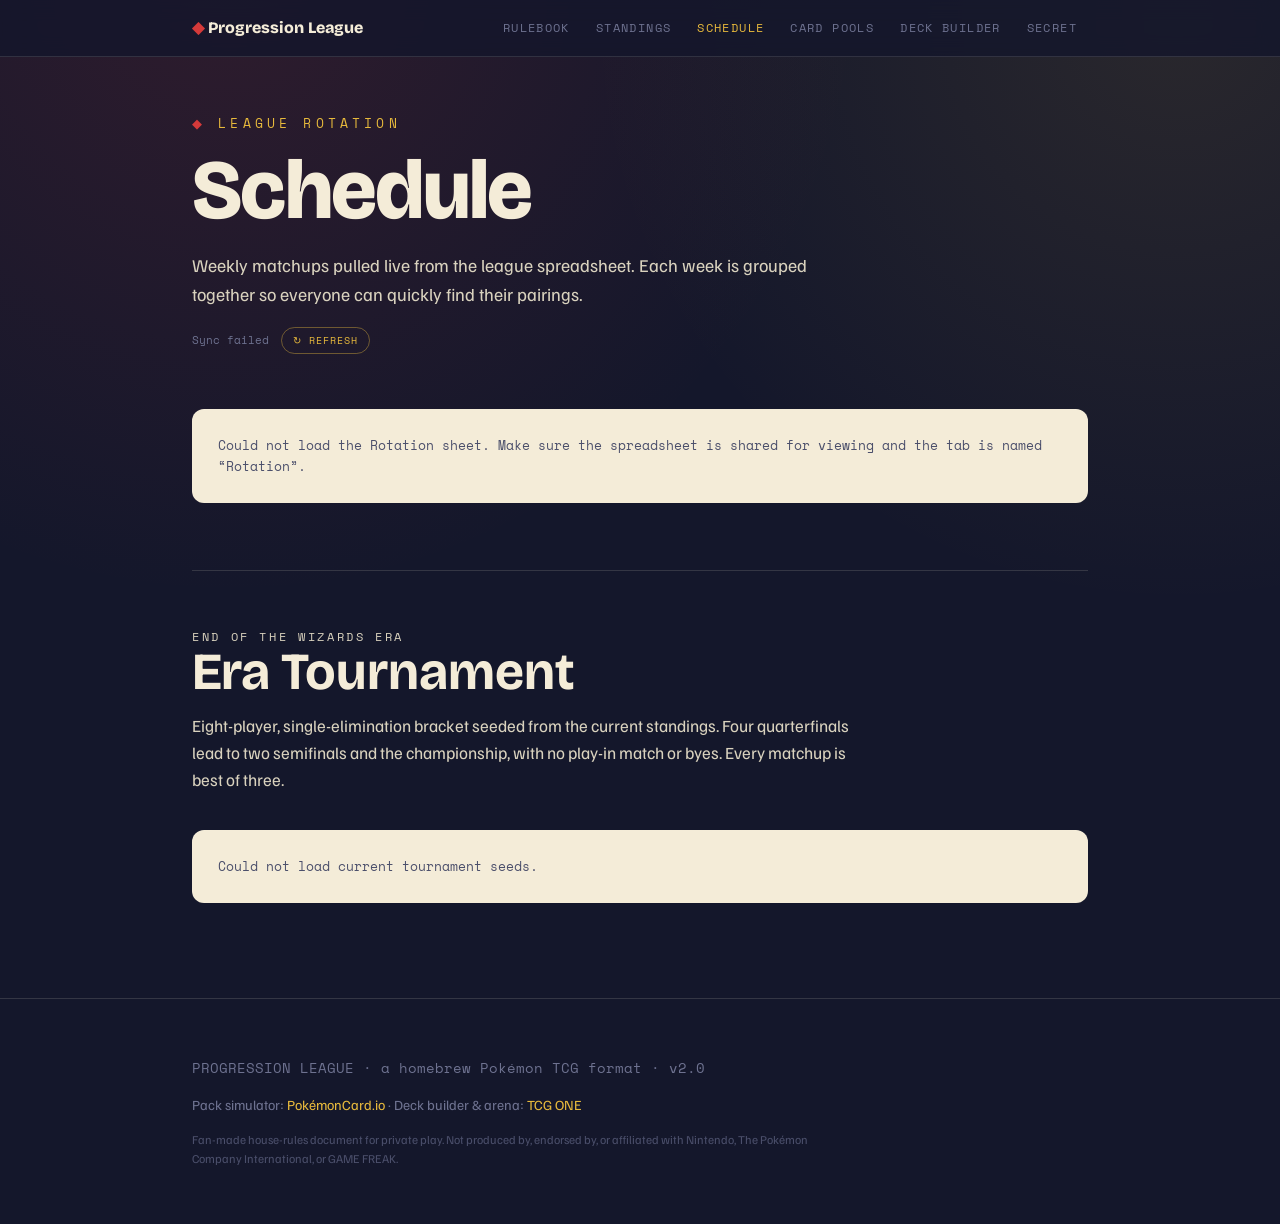
<file: schedule.html>
<!DOCTYPE html>
<html lang="en">
<head>
<meta charset="UTF-8">
<meta name="viewport" content="width=device-width, initial-scale=1.0">
<title>Schedule — Progression League</title>
<link rel="icon" href="favicon.svg" type="image/svg+xml">
<link rel="preconnect" href="https://fonts.googleapis.com">
<link rel="preconnect" href="https://fonts.gstatic.com" crossorigin>
<link href="https://fonts.googleapis.com/css2?family=Bricolage+Grotesque:opsz,wght@12..96,600;12..96,700;12..96,800&family=Familjen+Grotesk:wght@400;500;600&family=Space+Mono:wght@400;700&display=swap" rel="stylesheet">
<style>
:root{--ink:#14172B;--ink-2:#1D2138;--paper:#F4ECD8;--paper-line:#E4D8B8;--red:#D53A3A;--gold:#E7B93C;--soft:#4B4F6B;--soft-2:#6E7290;--shadow:0 18px 40px -22px rgba(0,0,0,.55)}
*{box-sizing:border-box}
body{margin:0;background:var(--ink);color:var(--paper);font-family:"Familjen Grotesk",system-ui,sans-serif;font-size:17px;line-height:1.6;-webkit-font-smoothing:antialiased;background-image:radial-gradient(circle at 18% -4%,rgba(213,58,58,.14),transparent 45%),radial-gradient(circle at 92% 2%,rgba(231,185,60,.10),transparent 40%);background-attachment:fixed}
.wrap{max-width:940px;margin:0 auto;padding:0 22px}
.topnav{position:sticky;top:0;z-index:50;background:rgba(20,23,43,.82);backdrop-filter:blur(10px);border-bottom:1px solid rgba(244,236,216,.12)}
.topnav .inner{max-width:940px;margin:0 auto;padding:12px 22px;display:flex;align-items:center;justify-content:space-between;gap:16px;flex-wrap:wrap}
.brand{font-family:"Bricolage Grotesque",sans-serif;font-weight:800;color:var(--paper);text-decoration:none;font-size:16px}.brand::before{content:"◆ ";color:var(--red)}
.navlinks{display:flex;gap:4px;flex-wrap:wrap}.navlinks a{font-family:"Space Mono",monospace;font-size:11.5px;letter-spacing:.12em;text-transform:uppercase;color:var(--soft-2);text-decoration:none;padding:7px 11px;border-radius:7px}.navlinks a:hover{color:var(--paper);background:rgba(244,236,216,.06)}.navlinks a.active{color:var(--gold)}
.page{padding-bottom:28px}.pagehead{padding:56px 0 34px}.eyebrow{font-family:"Space Mono",monospace;font-size:13px;letter-spacing:.32em;text-transform:uppercase;color:var(--gold);margin:0 0 18px}.eyebrow::before{content:"◆ ";color:var(--red)}
h1{font-family:"Bricolage Grotesque",sans-serif;font-weight:800;font-size:clamp(44px,9vw,84px);line-height:.92;margin:6px 0 0;letter-spacing:-.02em}.thesis{max-width:650px;margin:22px 0 0;color:#D9D2BE;font-size:18px}
.syncrow{display:flex;align-items:center;gap:12px;flex-wrap:wrap;margin-top:18px}.synced{font-family:"Space Mono",monospace;font-size:11px;color:var(--soft-2)}
.refresh{font-family:"Space Mono",monospace;font-size:10px;letter-spacing:.1em;text-transform:uppercase;color:var(--gold);background:transparent;border:1px solid rgba(231,185,60,.4);border-radius:20px;padding:5px 11px;cursor:pointer}.refresh:hover{background:rgba(231,185,60,.12)}
.schedule{display:grid;grid-template-columns:repeat(2,minmax(0,1fr));gap:16px;padding:8px 0 36px}
.week{background:var(--paper);color:var(--ink);border-radius:12px;overflow:hidden;box-shadow:var(--shadow)}
.weekhead{background:var(--ink-2);color:var(--paper);padding:16px 20px;display:flex;align-items:baseline;justify-content:space-between;gap:12px}.weekhead h2{font-family:"Bricolage Grotesque",sans-serif;font-size:24px;margin:0}.weekhead span{font-family:"Space Mono",monospace;font-size:10px;letter-spacing:.1em;text-transform:uppercase;color:var(--gold)}
.pairings{padding:6px 20px 12px}.pairing{display:grid;grid-template-columns:minmax(0,1fr) auto minmax(0,1fr);align-items:center;gap:12px;padding:13px 0;border-bottom:1px solid var(--paper-line)}.pairing:last-child{border-bottom:0}.side{display:flex;align-items:center;gap:8px;min-width:0}.side.right{justify-content:flex-end;text-align:right}.player{font-family:"Bricolage Grotesque",sans-serif;font-weight:700;font-size:17px;min-width:0}.result{display:inline-grid;place-items:center;width:22px;height:22px;border-radius:50%;font-family:"Space Mono",monospace;font-size:10px;font-weight:700;flex:none}.result.win{background:#dff2dc;color:#267326}.result.loss{background:#f5dddd;color:#a52d2d}.score{font-family:"Space Mono",monospace;font-size:12px;color:var(--red);font-weight:700;white-space:nowrap}.score.done{color:var(--ink-2);font-size:14px}
.empty{grid-column:1/-1;background:var(--paper);color:var(--soft);border-radius:12px;padding:26px;font-family:"Space Mono",monospace;font-size:13px}
.tournament{padding:18px 0 54px}.tour-head{border-top:1px solid rgba(244,236,216,.14);padding-top:42px;margin-bottom:24px}.tour-kicker{font-family:"Space Mono",monospace;font-size:12px;letter-spacing:.22em;text-transform:uppercase;color:var(--gold);margin:0 0 8px}.tour-head h2{font-family:"Bricolage Grotesque",sans-serif;font-size:clamp(32px,6vw,52px);line-height:1;margin:0}.tour-head p{color:#D9D2BE;max-width:680px;margin:14px 0 0}
.bracket{display:grid;grid-template-columns:repeat(3,minmax(0,1fr));gap:16px;align-items:start}.round{display:grid;gap:14px}.round-title{font-family:"Space Mono",monospace;font-size:11px;letter-spacing:.12em;text-transform:uppercase;color:var(--gold);margin:0 0 2px}.match{background:var(--paper);color:var(--ink);border-radius:11px;overflow:hidden;box-shadow:var(--shadow)}.match-label{display:flex;justify-content:space-between;gap:10px;background:var(--ink-2);color:var(--soft-2);padding:7px 12px;font-family:"Space Mono",monospace;font-size:9px;letter-spacing:.08em;text-transform:uppercase}.match-label b{color:var(--gold)}.slot{display:flex;align-items:center;gap:9px;padding:11px 12px;border-bottom:1px solid var(--paper-line)}.slot:last-child{border-bottom:0}.seed{display:grid;place-items:center;width:23px;height:23px;border-radius:50%;background:var(--ink-2);color:var(--gold);font-family:"Space Mono",monospace;font-size:10px;font-weight:700;flex:none}.slot-name{font-family:"Bricolage Grotesque",sans-serif;font-weight:700;font-size:15px}.placeholder{color:var(--soft);font-weight:600}.bye{font-family:"Space Mono",monospace;font-size:9px;color:var(--red);margin-left:auto;text-transform:uppercase;letter-spacing:.08em}
@media(max-width:760px){.bracket{grid-template-columns:1fr}.round{margin-bottom:8px}}
footer{padding:44px 0;border-top:1px solid rgba(244,236,216,.14);color:var(--soft-2);font-size:14px}footer a{color:var(--gold);text-decoration:none}.mono{font-family:"Space Mono",monospace}.disc{font-size:12px;color:var(--soft);max-width:660px}
@media(max-width:680px){.schedule{grid-template-columns:1fr}.topnav .inner{align-items:flex-start}.navlinks{width:100%}.navlinks a{padding-left:7px;padding-right:7px}}
</style>
</head>
<body>
<nav class="topnav"><div class="inner">
<a class="brand" href="index.html">Progression League</a>
<div class="navlinks"><a href="index.html">Rulebook</a><a href="standings.html">Standings</a><a href="schedule.html" class="active">Schedule</a><a href="pools.html">Card Pools</a><a href="deckbuilder.html">Deck Builder</a><a href="secret.html">SECRET</a></div>
</div></nav>
<div class="wrap page">
<header class="pagehead">
<p class="eyebrow">League Rotation</p>
<h1>Schedule</h1>
<p class="thesis">Weekly matchups pulled live from the league spreadsheet. Each week is grouped together so everyone can quickly find their pairings.</p>
<div class="syncrow"><span class="synced" id="synced">Loading…</span><button id="refresh" class="refresh" type="button">↻ Refresh</button></div>
</header>
<main id="schedule" class="schedule"><p class="empty">Loading schedule…</p></main>
<section class="tournament">
  <div class="tour-head">
    <p class="tour-kicker">End of the Wizards Era</p>
    <h2>Era Tournament</h2>
    <p>Eight-player, single-elimination bracket seeded from the current standings. Four quarterfinals lead to two semifinals and the championship, with no play-in match or byes. Every matchup is best of three.</p>
  </div>
  <div id="bracket" class="bracket"><p class="empty">Loading current seeds…</p></div>
</section>
</div>
<script>
const SHEET_ID='1EfbocEaH9PvIiHBsTHhLjDv0tE6GWs_dkBI17VkGmIs';
function parseCSV(t){
  const rows=[];let row=[],cur='',q=false;
  for(let i=0;i<t.length;i++){const c=t[i];
    if(q){if(c==='"'){if(t[i+1]==='"'){cur+='"';i++;}else q=false;}else cur+=c;}
    else if(c==='"')q=true;
    else if(c===','){row.push(cur);cur='';}
    else if(c==='\n'){row.push(cur);rows.push(row);row=[];cur='';}
    else if(c!=='\r')cur+=c;
  }
  if(cur!==''||row.length){row.push(cur);rows.push(row);}return rows;
}
function esc(s){return (s==null?'':String(s)).replace(/&/g,'&amp;').replace(/</g,'&lt;').replace(/>/g,'&gt;').replace(/"/g,'&quot;')}
function num(v){v=(v==null?'':String(v)).trim();return v===''||isNaN(Number(v))?0:Number(v)}
function matchResult(a,b){
  const av=(a==null?'':String(a)).trim(),bv=(b==null?'':String(b)).trim();
  if(av===''||bv==='')return null;
  const s1=Number(av),s2=Number(bv);
  const valid=(s1===2&&(s2===0||s2===1))||(s2===2&&(s1===0||s1===1));
  if(!valid)return null;
  return{s1,s2,p1Won:s1>s2,p1Pts:s1>s2?(s2===0?3:2):(s1===1?1:0),p2Pts:s2>s1?(s1===0?3:2):(s2===1?1:0)};
}
function standingsFromResults(standingsRows,rotationRows){
  const headers=(standingsRows[0]||[]).map(h=>(h||'').trim().toLowerCase());
  const playerIndex=headers.indexOf('player');
  const stats=new Map();
  standingsRows.slice(1).forEach(r=>{const name=playerIndex>-1?(r[playerIndex]||'').trim():'';if(name)stats.set(name.toLowerCase(),{name,played:0,won:0,lost:0,pts:0});});
  rotationRows.slice(1).forEach(r=>{
    const p1=(r[1]||'').trim(),p2=(r[2]||'').trim(),result=matchResult(r[3],r[4]);
    if(!p1||!p2||!result)return;
    // Match the Standings page: only rostered trainers can receive a seed.
    const a=stats.get(p1.toLowerCase()),b=stats.get(p2.toLowerCase());
    if(a){a.played++;if(result.p1Won)a.won++;else a.lost++;a.pts+=result.p1Pts;}
    if(b){b.played++;if(result.p1Won)b.lost++;else b.won++;b.pts+=result.p2Pts;}
  });
  return[...stats.values()].sort((a,b)=>b.pts-a.pts||b.won-a.won||a.lost-b.lost||a.name.localeCompare(b.name));
}
function renderPairing(game){
  const result=matchResult(game.s1,game.s2);
  if(!result)return `<div class="pairing"><span class="side"><span class="player">${esc(game.p1)}</span></span><span class="score">VS</span><span class="side right"><span class="player">${esc(game.p2)}</span></span></div>`;
  const left=result.p1Won?'W':'L',right=result.p1Won?'L':'W';
  return `<div class="pairing"><span class="side"><span class="player">${esc(game.p1)}</span><span class="result ${left==='W'?'win':'loss'}">${left}</span></span><span class="score done">${result.s1}&ndash;${result.s2}</span><span class="side right"><span class="result ${right==='W'?'win':'loss'}">${right}</span><span class="player">${esc(game.p2)}</span></span></div>`;
}
function playerSlot(player,seed,bye=false){
  return `<div class="slot"><span class="seed">${seed}</span><span class="slot-name">${esc(player.name)}</span>${bye?'<span class="bye">Bye</span>':''}</div>`;
}
function waitingSlot(text){
  return `<div class="slot"><span class="seed">—</span><span class="slot-name placeholder">${esc(text)}</span></div>`;
}
function renderBracket(players){
  const el=document.getElementById('bracket');
  if(players.length!==8){el.innerHTML=`<p class="empty">The bracket requires exactly eight active trainers in Standings (${players.length} currently listed).</p>`;return;}
  const p=players;
  el.innerHTML=`
    <div class="round">
      <p class="round-title">Quarterfinals</p>
      <div class="match"><div class="match-label"><span>Match A</span><b>Best of 3</b></div>${playerSlot(p[0],1)}${playerSlot(p[7],8)}</div>
      <div class="match"><div class="match-label"><span>Match B</span><b>Best of 3</b></div>${playerSlot(p[3],4)}${playerSlot(p[4],5)}</div>
      <div class="match"><div class="match-label"><span>Match C</span><b>Best of 3</b></div>${playerSlot(p[1],2)}${playerSlot(p[6],7)}</div>
      <div class="match"><div class="match-label"><span>Match D</span><b>Best of 3</b></div>${playerSlot(p[2],3)}${playerSlot(p[5],6)}</div>
    </div>
    <div class="round">
      <p class="round-title">Semifinals</p>
      <div class="match"><div class="match-label"><span>Semifinal A</span><b>Best of 3</b></div>${waitingSlot('Winner of Match A')}${waitingSlot('Winner of Match B')}</div>
      <div class="match"><div class="match-label"><span>Semifinal B</span><b>Best of 3</b></div>${waitingSlot('Winner of Match C')}${waitingSlot('Winner of Match D')}</div>
    </div>
    <div class="round">
      <p class="round-title">Championship</p>
      <div class="match"><div class="match-label"><span>Era Final</span><b>Best of 3</b></div>${waitingSlot('Winner of Semifinal A')}${waitingSlot('Winner of Semifinal B')}</div>
    </div>`;
}
async function load(){
  const el=document.getElementById('schedule'),sync=document.getElementById('synced');
  const bracket=document.getElementById('bracket');
  sync.textContent='Refreshing…';
  try{
    const base='https://docs.google.com/spreadsheets/d/'+SHEET_ID+'/gviz/tq?tqx=out:csv&headers=1';
    const [rotationRes,standingsRes]=await Promise.all([
      fetch(base+'&sheet=Rotation&range=E:I&_='+Date.now(),{cache:'no-store'}),
      fetch(base+'&sheet=Standings&_='+Date.now(),{cache:'no-store'})
    ]);
    if(!rotationRes.ok||!standingsRes.ok)throw new Error('Sheet request failed');
    const rotationRows=parseCSV(await rotationRes.text());
    const rows=rotationRows.slice(1);
    const standingsRows=parseCSV(await standingsRes.text());
    const weeks=new Map();
    for(const row of rows){
      const week=(row[0]||'').trim(),p1=(row[1]||'').trim(),p2=(row[2]||'').trim();
      if(!week||!p1||!p2)continue;
      if(!weeks.has(week))weeks.set(week,[]);
      weeks.get(week).push({p1,p2,s1:row[3],s2:row[4]});
    }
    const ordered=[...weeks.entries()].sort((a,b)=>{
      const an=Number(a[0]),bn=Number(b[0]);
      return Number.isFinite(an)&&Number.isFinite(bn)?an-bn:a[0].localeCompare(b[0],undefined,{numeric:true});
    });
    if(!ordered.length){el.innerHTML='<p class="empty">No pairings found. Add week numbers in Column E and player names in Columns F and G on the Rotation sheet.</p>';}
    else{el.innerHTML=ordered.map(([week,games])=>{const complete=games.filter(g=>matchResult(g.s1,g.s2)).length;return `<section class="week"><div class="weekhead"><h2>Week ${esc(week)}</h2><span>${complete}/${games.length} complete</span></div><div class="pairings">${games.map(renderPairing).join('')}</div></section>`;}).join('');}
    renderBracket(standingsFromResults(standingsRows,rotationRows));
    sync.textContent='Synced '+new Date().toLocaleTimeString()+' · auto-refreshes every 30s';
  }catch(e){
    el.innerHTML='<p class="empty">Could not load the Rotation sheet. Make sure the spreadsheet is shared for viewing and the tab is named “Rotation”.</p>';
    bracket.innerHTML='<p class="empty">Could not load current tournament seeds.</p>';
    sync.textContent='Sync failed';
  }
}
document.getElementById('refresh').addEventListener('click',load);
load();setInterval(load,30000);
</script>
<footer><div class="wrap"><p class="mono">PROGRESSION LEAGUE · a homebrew Pokémon TCG format · v2.0</p><p>Pack simulator: <a href="https://pokemoncard.io/pack-sim">PokémonCard.io</a> · Deck builder &amp; arena: <a href="https://tcg.one/">TCG ONE</a></p><p class="disc">Fan-made house-rules document for private play. Not produced by, endorsed by, or affiliated with Nintendo, The Pokémon Company International, or GAME FREAK.</p></div></footer>
</body>
</html>
</file>
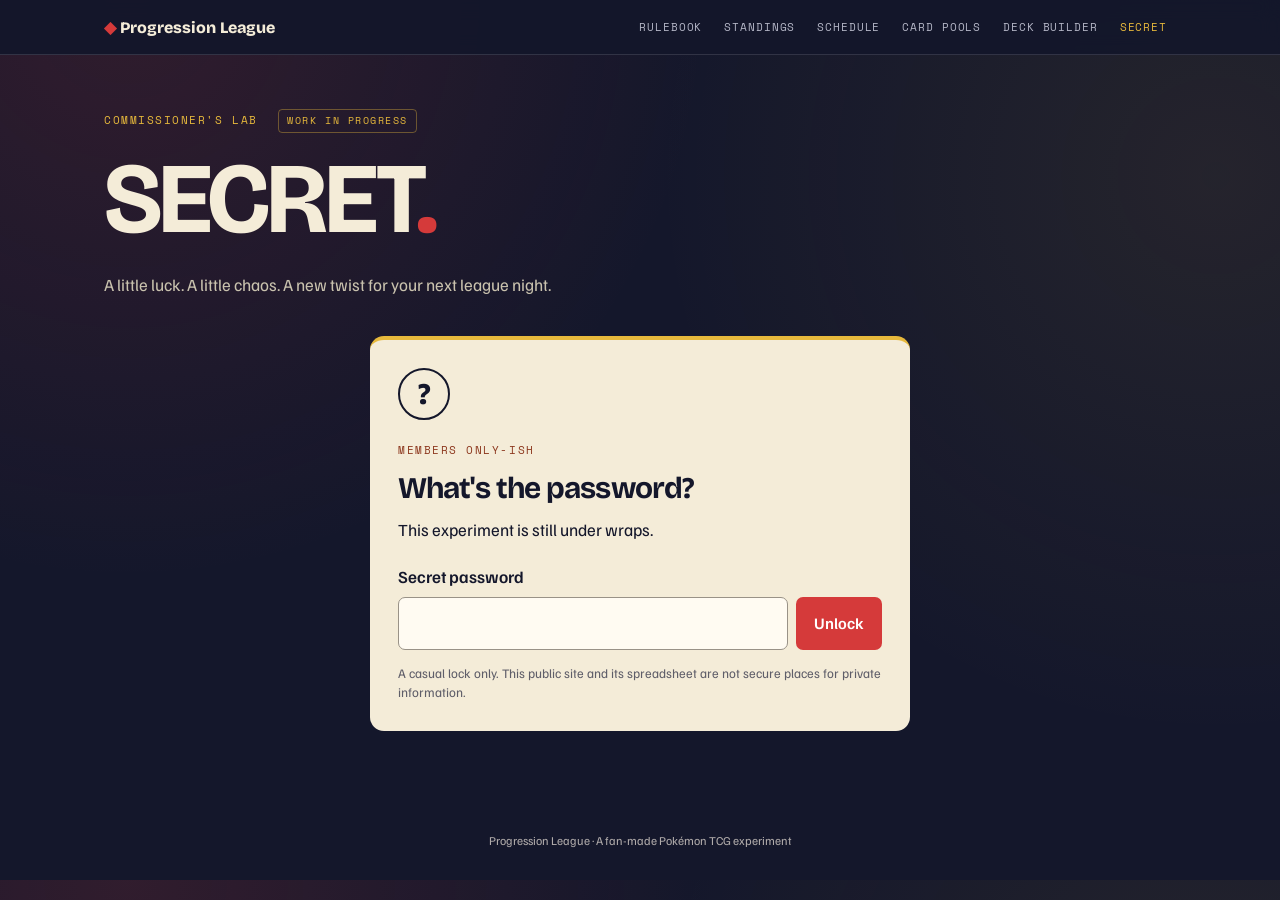
<file: secret.html>
<!DOCTYPE html>
<html lang="en">
<head>
<meta charset="UTF-8">
<meta name="viewport" content="width=device-width, initial-scale=1.0">
<meta name="robots" content="noindex,nofollow">
<title>Progression League — SECRET</title>
<link rel="icon" href="favicon.svg" type="image/svg+xml">
<link rel="preconnect" href="https://fonts.googleapis.com">
<link rel="preconnect" href="https://fonts.gstatic.com" crossorigin>
<link href="https://fonts.googleapis.com/css2?family=Bricolage+Grotesque:opsz,wght@12..96,600;12..96,700;12..96,800&family=Familjen+Grotesk:wght@400;500;600&family=Space+Mono:wght@400;700&display=swap" rel="stylesheet">
<link rel="stylesheet" href="secret.css">
<script type="module" src="secret.js?v=bonus-pulls-1"></script>
</head>
<body>
<nav class="topnav" aria-label="Main navigation"><div class="inner">
<a class="brand" href="index.html">Progression League</a>
<div class="navlinks"><a href="index.html">Rulebook</a><a href="standings.html">Standings</a><a href="schedule.html">Schedule</a><a href="pools.html">Card Pools</a><a href="deckbuilder.html">Deck Builder</a><a class="active" href="secret.html" aria-current="page">SECRET</a></div>
</div></nav>
<main class="wrap">
<header class="pagehead"><p class="eyebrow">Commissioner's lab <span class="badge">Work in progress</span></p><h1>SECRET<span>.</span></h1><p class="intro">A little luck. A little chaos. A new twist for your next league night.</p></header>
<section id="gate" class="gate card" aria-labelledby="gate-title">
<div class="seal" aria-hidden="true">?</div><p class="eyebrow">Members only-ish</p><h2 id="gate-title">What's the password?</h2>
<p>This experiment is still under wraps.</p>
<form id="unlock-form"><label for="password">Secret password</label><div class="unlock-row"><input id="password" type="password" autocomplete="off" maxlength="256" required aria-describedby="gate-error"><button id="unlock" type="submit">Unlock</button></div><p id="gate-error" class="error" role="alert"></p></form>
<p class="fineprint">A casual lock only. This public site and its spreadsheet are not secure places for private information.</p>
</section>
<noscript><p class="notice">JavaScript is required to unlock and spin the wheel.</p></noscript>
<section id="lab" hidden aria-label="Secret wheel lab">
<div class="lab-toolbar"><p class="mono">Experiment 01 / The chaos wheel</p><button id="lock" class="secondary" type="button">Lock page</button></div>
<p class="notice">WIP preview — pack rewards can be prepared as Bonus Pull claims, but the Commissioner must approve them before the next manual card-pool build. Spins do not automatically change scores or bans. Ban nominations still require a majority trainer vote.</p>
<div class="wheel-layout">
<section class="wheel-card" aria-labelledby="wheel-title"><p class="eyebrow">Let fate pick</p><h2 id="wheel-title">Spin something up.</h2>
<div class="trainer-picker"><label for="trainer">Who is spinning?</label><select id="trainer" disabled><option value="">Loading trainers…</option></select><p id="trainer-status" class="fineprint" role="status"></p></div>
<div class="wheel-stage"><div class="pointer" aria-hidden="true"></div><svg id="wheel" viewBox="0 0 400 400" role="img" aria-label="Weighted wheel; numbered slices match the options list"></svg><div class="hub" aria-hidden="true"><span>?</span></div></div>
<button id="spin" class="spin" type="button" disabled>Loading options…</button><p class="fineprint">One spin, one effect. Slice sizes match the chances shown.</p>
<div id="result" class="result" aria-live="polite" aria-atomic="true"><p class="mono">Your next twist</p><h3>What will you land on?</h3><p>Unlock a little unpredictability.</p></div>
<section id="pack-claim" class="pack-claim" aria-labelledby="claim-title" hidden>
<p class="mono">Bonus Pull claim</p><h3 id="claim-title">Open your reward.</h3><p id="claim-summary"></p>
<a class="pack-link" href="https://pokemoncard.io/pack-sim" target="_blank" rel="noopener">Open PokémonCard.io Pack Simulator</a>
<label for="pull-link">Share Your Pulls link</label><input id="pull-link" type="url" inputmode="url" autocomplete="url" placeholder="https://pokemoncard.io/pack-sim/share/…" aria-describedby="claim-help claim-error">
<p id="claim-help" class="fineprint">After opening exactly the awarded packs, paste the shared-pulls link here.</p><p id="claim-error" class="error" role="alert"></p>
<button id="copy-claim" type="button" disabled>Copy Bonus Pull row</button><p id="claim-status" class="fineprint" role="status"></p>
</section>
</section>
<section class="options-card card" aria-labelledby="options-title"><div class="section-heading"><div><p class="eyebrow">The possibilities</p><h2 id="options-title">On the wheel</h2></div><span id="total" class="total">—</span></div>
<p id="source" class="source" role="status">Loading spreadsheet options…</p><ol id="options" class="options"></ol><p id="config-error" class="error" role="alert"></p>
<div class="actions"><button id="refresh" class="secondary" type="button">Refresh options</button><button id="use-defaults" class="secondary" type="button" hidden>Use starter options</button></div>
</section>
</div>
<details class="setup card"><summary>Make it your own · spreadsheet setup</summary><div class="setup-body"><p>In the league spreadsheet, add a tab named <strong>Wheel</strong>. Paste the starter table below into <strong>A1</strong>. You can rename options, change descriptions, or add rows.</p>
<p>Columns A–C remain <strong>Option</strong>, <strong>Chance (%)</strong>, and <strong>Description</strong>. Optional pack automation uses <strong>D: Effect</strong> (<code>packs</code>), <strong>E: Set</strong>, and <strong>F: Quantity</strong>. Existing descriptions such as “Open 3 packs of Base Set” are also recognized automatically. Active chances must add up to <strong>100</strong>; use <code>0</code> to disable a row.</p>
<p>Save your changes in Sheets, then choose <strong>Refresh options</strong> above. Invalid chances disable spinning until fixed or you explicitly choose the starter options. If the tab cannot be read, the page clearly labels its starter fallback.</p>
<label for="template">Starter table (select and copy into Sheets)</label><textarea id="template" rows="6" readonly spellcheck="false"></textarea><button id="copy-template" class="secondary" type="button">Copy starter table</button><p id="copy-status" class="fineprint" role="status"></p>
<h3>Approve pack rewards</h3><p>Add a spreadsheet tab named <strong>Bonus Pulls</strong> with these headers in A1:E1: <code>Player</code>, <code>Set</code>, <code>Packs</code>, <code>Pull Link</code>, <code>Approved</code>. Paste a copied claim into the next empty row, then set Approved to <code>TRUE</code> only after checking it. Approved links are merged into that trainer’s collection during the next manual card-pool build.</p>
<p class="fineprint">The sheet uses the same public read access as the schedule. Never put passwords or private data here. There is no enforced spin limit; the Approved column is the Commissioner’s safeguard.</p></div></details>
</section>
<footer>Progression League · A fan-made Pokémon TCG experiment</footer>
</main>
</body>
</html>
</file>
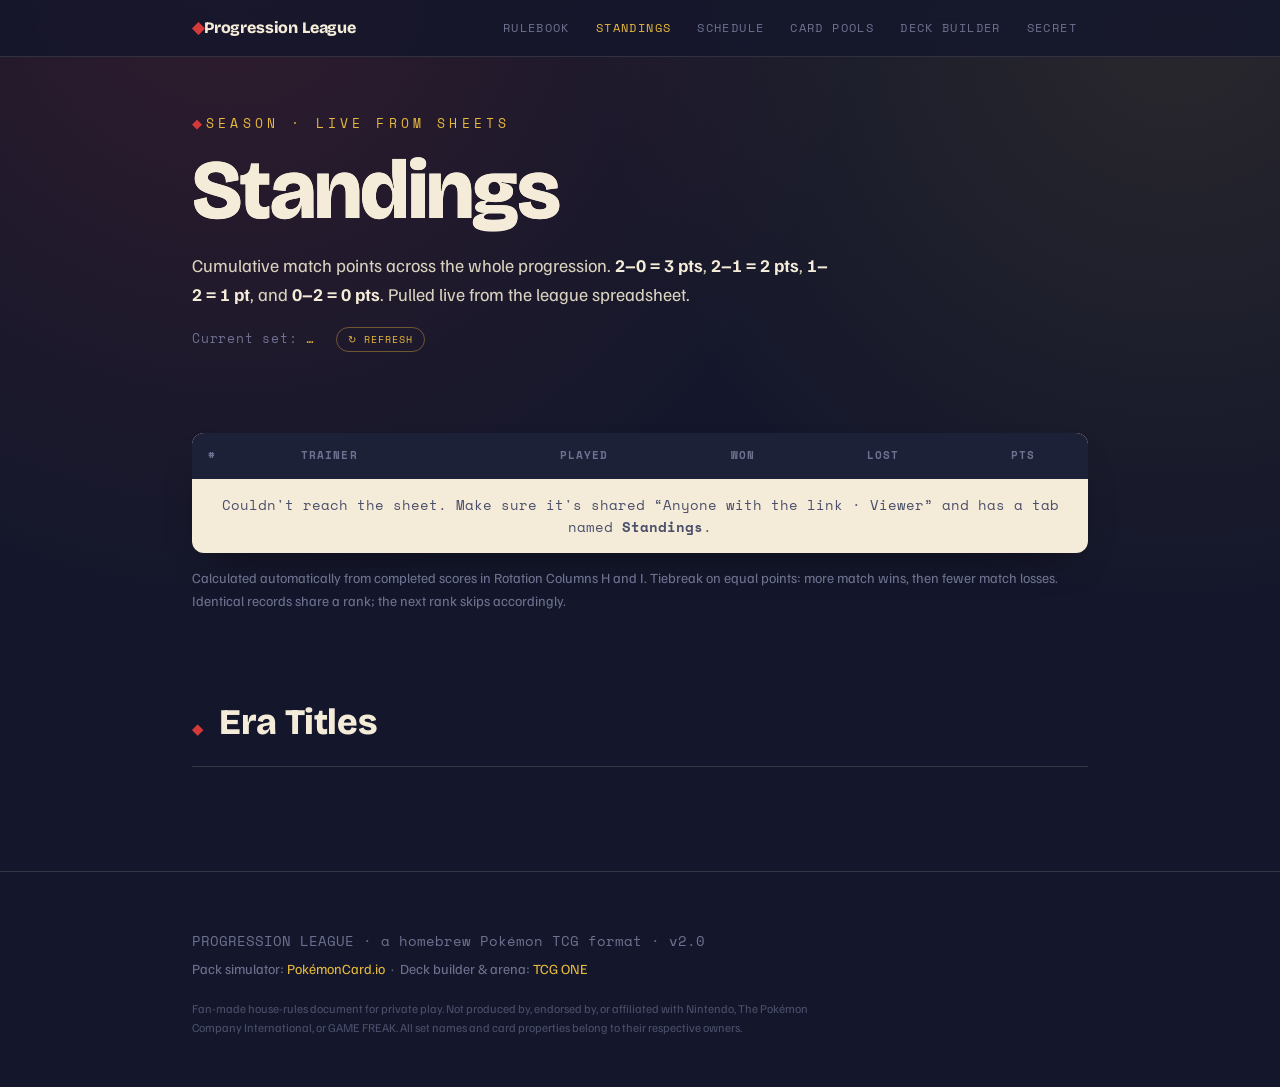
<file: standings.html>
<!DOCTYPE html>
<html lang="en">
<head>
<meta charset="UTF-8">
<meta name="viewport" content="width=device-width, initial-scale=1.0">
<title>Standings — Progression League</title>
<link rel="icon" href="favicon.svg" type="image/svg+xml">
<link rel="preconnect" href="https://fonts.googleapis.com">
<link rel="preconnect" href="https://fonts.gstatic.com" crossorigin>
<link href="https://fonts.googleapis.com/css2?family=Bricolage+Grotesque:opsz,wght@12..96,600;12..96,700;12..96,800&family=Familjen+Grotesk:wght@400;500;600&family=Space+Mono:wght@400;700&display=swap" rel="stylesheet">
<style>
:root{
  --ink:#14172B; --ink-2:#1D2138;
  --paper:#F4ECD8; --paper-line:#E4D8B8;
  --red:#D53A3A; --gold:#E7B93C;
  --soft:#4B4F6B; --soft-2:#6E7290;
  --grass:#63BC5A; --fire:#E25441; --water:#4F9DE0;
  --bolt:#F4D23C; --psy:#9E5CB5; --fight:#C77A3B;
  --shadow:0 18px 40px -22px rgba(0,0,0,.55);
}
*{box-sizing:border-box}
html{scroll-behavior:smooth}
body{
  margin:0;background:var(--ink);color:var(--paper);
  font-family:"Familjen Grotesk",system-ui,sans-serif;
  font-size:17px;line-height:1.6;-webkit-font-smoothing:antialiased;
  background-image:radial-gradient(circle at 18% -4%,rgba(213,58,58,.14),transparent 45%),radial-gradient(circle at 92% 2%,rgba(231,185,60,.10),transparent 40%);
  background-attachment:fixed;
}
.wrap{max-width:940px;margin:0 auto;padding:0 22px}
.mono{font-family:"Space Mono",monospace}

/* ---------- NAV ---------- */
.topnav{position:sticky;top:0;z-index:50;background:rgba(20,23,43,.82);backdrop-filter:blur(10px);border-bottom:1px solid rgba(244,236,216,.12)}
.topnav .inner{max-width:940px;margin:0 auto;padding:12px 22px;display:flex;align-items:center;justify-content:space-between;gap:16px;flex-wrap:wrap}
.brand{font-family:"Bricolage Grotesque",sans-serif;font-weight:800;color:var(--paper);text-decoration:none;font-size:16px;letter-spacing:-.01em}
.brand::before{content:"\25C6 ";color:var(--red)}
.navlinks{display:flex;gap:4px;flex-wrap:wrap}
.navlinks a{font-family:"Space Mono",monospace;font-size:11.5px;letter-spacing:.12em;text-transform:uppercase;color:var(--soft-2);text-decoration:none;padding:7px 11px;border-radius:7px}
.navlinks a:hover{color:var(--paper);background:rgba(244,236,216,.06)}
.navlinks a.active{color:var(--gold)}

/* ---------- HERO ---------- */
header.hero{padding:70px 0 44px}
.eyebrow{font-family:"Space Mono",monospace;font-size:13px;letter-spacing:.32em;text-transform:uppercase;color:var(--gold);margin:0 0 18px}
.eyebrow::before{content:"\25C6 ";color:var(--red)}
h1{
  font-family:"Bricolage Grotesque",sans-serif;font-weight:800;
  font-size:clamp(50px,10.5vw,108px);line-height:.9;margin:0;letter-spacing:-.02em;
  background:linear-gradient(100deg,#F4ECD8 0%,#F4ECD8 30%,#8FE3FF 42%,#F4A6E8 52%,#FFD98A 62%,#F4ECD8 74%,#F4ECD8 100%);
  background-size:220% 100%;-webkit-background-clip:text;background-clip:text;color:transparent;
  animation:holo 7s ease-in-out infinite;
}
@keyframes holo{0%,100%{background-position:0% 50%}50%{background-position:100% 50%}}
.subtitle{font-family:"Bricolage Grotesque",sans-serif;font-weight:700;font-size:clamp(19px,3.2vw,28px);margin:8px 0 0;color:var(--paper)}
.thesis{max-width:640px;margin:22px 0 0;color:#D9D2BE;font-size:18px}
.thesis b{color:var(--paper)}

.glance{display:grid;grid-template-columns:repeat(4,1fr);gap:1px;margin:40px 0 0;background:var(--paper-line);border:1px solid var(--paper-line);border-radius:10px;overflow:hidden;box-shadow:var(--shadow)}
.glance div{background:var(--ink-2);padding:18px 16px}
.glance .k{font-family:"Space Mono",monospace;font-size:11px;letter-spacing:.16em;text-transform:uppercase;color:var(--soft-2)}
.glance .v{font-family:"Bricolage Grotesque",sans-serif;font-weight:700;font-size:23px;margin-top:6px;color:var(--paper)}
.glance .v small{font-weight:400;font-size:12px;color:var(--gold);font-family:"Space Mono",monospace}
@media(max-width:640px){.glance{grid-template-columns:repeat(2,1fr)}}

/* ---------- PAGE HEADERS (standings / pools) ---------- */
.page{padding-bottom:20px}
.pagehead{padding:56px 0 34px}
.pagetitle{font-family:"Bricolage Grotesque",sans-serif;font-weight:800;font-size:clamp(44px,9vw,84px);line-height:.92;margin:6px 0 0;letter-spacing:-.02em;color:var(--paper)}
.current-set{font-family:"Space Mono",monospace;font-size:13px;color:var(--soft-2);margin-top:18px;letter-spacing:.06em}
.current-set span{color:var(--gold)}

/* ---------- SECTIONS ---------- */
section{padding:34px 0}
.sec-head{display:flex;align-items:baseline;gap:16px;margin:0 0 22px;border-bottom:1px solid rgba(244,236,216,.14);padding-bottom:14px}
.sec-no{font-family:"Space Mono",monospace;font-size:14px;color:var(--red);font-weight:700}
h2{font-family:"Bricolage Grotesque",sans-serif;font-weight:800;font-size:clamp(25px,4.2vw,36px);margin:0;letter-spacing:-.01em}
.sec-intro{color:#C9C2AE;max-width:660px;margin:-6px 0 24px}

.card{background:var(--paper);color:var(--ink);border-radius:12px;padding:26px 28px;box-shadow:var(--shadow)}
.card + .card{margin-top:16px}
.card h3{font-family:"Bricolage Grotesque",sans-serif;font-weight:700;font-size:20px;margin:0 0 8px;color:var(--ink)}
.card p{margin:0;color:#33374d}
.card p.note{margin-top:12px;font-size:15px;color:var(--soft)}
.card a{color:#2b5fb0;text-decoration:none;font-weight:600}
.card a:hover{text-decoration:underline}

/* loop */
.loop{display:grid;grid-template-columns:repeat(2,1fr);gap:14px}
@media(max-width:640px){.loop{grid-template-columns:1fr}}
.step{background:var(--paper);color:var(--ink);border-radius:12px;padding:22px 22px 20px;box-shadow:var(--shadow);border-top:3px solid var(--red)}
.step .n{font-family:"Space Mono",monospace;font-weight:700;font-size:13px;color:var(--red);letter-spacing:.1em}
.step h3{font-family:"Bricolage Grotesque",sans-serif;font-size:19px;margin:8px 0 6px}
.step p{margin:0;font-size:15px;color:#3a3e55}

/* golden rule */
.golden{background:linear-gradient(135deg,#1E2238,#191d31);border:1px solid var(--gold);border-left:5px solid var(--gold);border-radius:12px;padding:26px 28px;box-shadow:var(--shadow)}
.golden .tag{font-family:"Space Mono",monospace;font-size:12px;letter-spacing:.2em;text-transform:uppercase;color:var(--gold)}
.golden h3{font-family:"Bricolage Grotesque",sans-serif;font-weight:800;font-size:26px;margin:8px 0 12px;color:var(--paper)}
.golden p{margin:0;color:#D9D2BE}
.golden .rule-pair{display:grid;grid-template-columns:1fr 1fr;gap:14px;margin-top:18px}
@media(max-width:560px){.golden .rule-pair{grid-template-columns:1fr}}
.golden .rule-pair div{background:rgba(244,236,216,.06);border-radius:9px;padding:14px 16px}
.golden .rule-pair .yes{color:var(--grass);font-family:"Space Mono",monospace;font-size:12px;letter-spacing:.1em}
.golden .rule-pair .no{color:var(--fire);font-family:"Space Mono",monospace;font-size:12px;letter-spacing:.1em}
.golden .rule-pair b{color:var(--paper);display:block;margin-top:4px;font-family:"Bricolage Grotesque",sans-serif}
.golden .rule-pair span{color:#C4BEAC;font-size:14px}
.chips{display:flex;gap:8px;flex-wrap:wrap;margin-top:18px}
.chip{width:30px;height:30px;border-radius:50%;display:grid;place-items:center;font-family:"Space Mono",monospace;font-weight:700;font-size:13px;color:#14172B}

/* stat list */
.rules-list{list-style:none;margin:0;padding:0}
.rules-list li{display:flex;gap:16px;padding:15px 0;border-bottom:1px solid rgba(20,23,43,.10)}
.rules-list li:last-child{border-bottom:0}
.rules-list .lbl{font-family:"Space Mono",monospace;font-size:12px;color:#b3892a;letter-spacing:.08em;white-space:nowrap;min-width:112px;padding-top:2px;text-transform:uppercase}
.rules-list .txt{color:#33374d}
.rules-list .txt b{color:var(--ink)}

/* ---------- TRACKER ---------- */
.legend{font-family:"Familjen Grotesk";font-size:14px;color:#C9C2AE;margin:0 0 18px;display:flex;align-items:center;gap:6px;flex-wrap:wrap}
.legend b{color:var(--gold)}
.lg-dot{width:10px;height:10px;border-radius:50%;display:inline-block;vertical-align:middle}
.lg-dot.main{background:var(--ink);border:2px solid var(--gold)}
.lg-dot.spec{background:transparent;border:2px solid var(--soft-2)}
.track-wrap{margin-top:4px}
.era{border:1px solid rgba(244,236,216,.12);border-radius:12px;margin-bottom:12px;overflow:hidden;background:rgba(29,33,56,.45)}
.era>summary{list-style:none;cursor:pointer;padding:16px 20px;display:flex;align-items:center;gap:14px;user-select:none}
.era>summary::-webkit-details-marker{display:none}
.era>summary:hover{background:rgba(244,236,216,.03)}
.chev{width:9px;height:9px;border-right:2px solid var(--gold);border-bottom:2px solid var(--gold);transform:rotate(-45deg);transition:transform .2s;flex:none;margin-right:2px}
.era[open]>summary .chev{transform:rotate(45deg)}
.era-name{font-family:"Bricolage Grotesque",sans-serif;font-weight:700;font-size:18px;color:var(--paper)}
.era-meta{font-family:"Space Mono",monospace;font-size:11px;color:var(--soft-2);letter-spacing:.08em;text-transform:uppercase;margin-left:auto;text-align:right}
.era[open]>summary{border-bottom:1px solid rgba(244,236,216,.10)}
.sets{padding:4px 20px 12px}
.trow{display:flex;align-items:center;gap:12px;padding:8px 0;border-bottom:1px solid rgba(244,236,216,.05)}
.trow:last-child{border-bottom:0}
.dot{width:9px;height:9px;border-radius:50%;background:var(--ink);border:2px solid var(--gold);flex:none}
.trow.special .dot{border-color:var(--soft-2);width:8px;height:8px}
.trow.kick .dot{background:var(--red);border-color:var(--red);box-shadow:0 0 0 4px rgba(213,58,58,.22)}
.tname{font-family:"Familjen Grotesk";font-size:15.5px;color:var(--paper)}
.trow.special .tname{color:#B9B3A2}
.trow.kick .tname{font-weight:600}
.badge{margin-left:auto;font-family:"Space Mono",monospace;font-size:10px;letter-spacing:.06em;text-transform:uppercase;padding:3px 9px;border-radius:20px;background:rgba(231,185,60,.13);color:var(--gold);border:1px solid rgba(231,185,60,.32);white-space:nowrap}
.badge.kickbadge{background:var(--red);color:#fff;border-color:var(--red)}

/* ordered flow */
ol.flow{counter-reset:s;list-style:none;margin:0;padding:0}
ol.flow li{counter-increment:s;position:relative;padding:0 0 20px 52px;color:#33374d}
ol.flow li::before{content:counter(s);position:absolute;left:0;top:-2px;width:34px;height:34px;border-radius:8px;background:var(--ink-2);border:1px solid var(--gold);color:var(--gold);font-family:"Space Mono",monospace;font-weight:700;display:grid;place-items:center}
ol.flow li::after{content:"";position:absolute;left:17px;top:34px;bottom:2px;width:1px;background:rgba(29,33,56,.25)}
ol.flow li:last-child{padding-bottom:0}
ol.flow li:last-child::after{display:none}
ol.flow b{color:var(--ink)}
.howto ol.flow li{color:#33374d}

/* season points */
.points{display:grid;grid-template-columns:repeat(3,1fr);gap:14px;margin-top:16px}
@media(max-width:560px){.points{grid-template-columns:1fr}}
.pt{background:var(--paper);color:var(--ink);border-radius:12px;padding:20px;text-align:center;box-shadow:var(--shadow)}
.pt .big{font-family:"Bricolage Grotesque",sans-serif;font-weight:800;font-size:42px;color:var(--red);line-height:1}
.pt .lbl{font-family:"Space Mono",monospace;font-size:12px;letter-spacing:.14em;text-transform:uppercase;color:var(--soft);margin-top:8px}

/* ---------- STANDINGS TABLE ---------- */
.board{width:100%;border-collapse:collapse;background:var(--paper);color:var(--ink);border-radius:12px;overflow:hidden;box-shadow:var(--shadow)}
.board th{font-family:"Space Mono",monospace;font-size:11px;letter-spacing:.1em;text-transform:uppercase;text-align:left;padding:14px 16px;background:var(--ink-2);color:var(--soft-2)}
.board th.num{text-align:center}
.board td{padding:15px 16px;border-bottom:1px solid var(--paper-line);color:#33374d}
.board tr:last-child td{border-bottom:0}
.board .rank{font-family:"Space Mono",monospace;font-weight:700;color:var(--soft);width:44px}
.board .name{font-family:"Bricolage Grotesque",sans-serif;font-weight:700;font-size:17px;color:var(--ink)}
.board td.num{text-align:center;font-family:"Space Mono",monospace}
.board .pts{text-align:center;font-family:"Bricolage Grotesque",sans-serif;font-weight:800;color:var(--red);font-size:19px}
.board tr.leader td{background:linear-gradient(90deg,rgba(231,185,60,.20),transparent)}
.board tr.leader .name::after{content:" \265B";color:#b3892a}
.board .empty{text-align:center;color:var(--soft);font-family:"Space Mono",monospace;font-size:14px}
.tie-note{color:var(--soft-2);font-size:14px;margin-top:14px}

.titlegrid{display:grid;grid-template-columns:repeat(3,1fr);gap:12px}
@media(max-width:640px){.titlegrid{grid-template-columns:1fr}}
.titlecard{background:var(--paper);color:var(--ink);border-radius:11px;padding:18px 20px;box-shadow:var(--shadow);border-left:4px solid var(--gold)}
.tera{font-family:"Space Mono",monospace;font-size:11px;letter-spacing:.1em;text-transform:uppercase;color:var(--soft)}
.tchamp{font-family:"Bricolage Grotesque",sans-serif;font-weight:800;font-size:20px;color:var(--ink);margin-top:4px}
.empty2{color:var(--soft-2);font-family:"Space Mono",monospace;font-size:14px;margin:0}

/* ---------- POOLS ---------- */
.poolgrid{display:grid;grid-template-columns:repeat(2,1fr);gap:14px}
@media(max-width:640px){.poolgrid{grid-template-columns:1fr}}
.pool{background:var(--paper);color:var(--ink);border-radius:12px;padding:20px 22px;box-shadow:var(--shadow)}
.pool h3{font-family:"Bricolage Grotesque",sans-serif;font-weight:700;font-size:20px;margin:0;color:var(--ink)}
.pool .count{font-family:"Space Mono",monospace;font-size:11px;letter-spacing:.08em;text-transform:uppercase;color:var(--soft-2);margin:4px 0 10px}
.pull{display:flex;gap:12px;padding:9px 0;border-bottom:1px solid var(--paper-line);align-items:baseline}
.pull:last-child{border-bottom:0}
.pull .pset{font-family:"Familjen Grotesk";font-weight:600;color:var(--ink);min-width:120px;flex:none}
.pull a{color:#2b5fb0;text-decoration:none;font-family:"Space Mono",monospace;font-size:12.5px;word-break:break-all}
.pull a:hover{text-decoration:underline}

/* ---------- FOOTER ---------- */
footer{padding:52px 0 44px;border-top:1px solid rgba(244,236,216,.14);margin-top:28px;color:var(--soft-2);font-size:14px}
footer .mono{color:var(--soft-2)}
footer a{color:var(--gold);text-decoration:none}
footer p{margin:6px 0}
.disc{font-size:12px;color:var(--soft);margin-top:18px;max-width:660px}

@media(prefers-reduced-motion:reduce){h1{animation:none}.chev{transition:none}}

/* live refresh button */
.refresh{margin-left:12px;font-family:"Space Mono",monospace;font-size:10px;letter-spacing:.1em;text-transform:uppercase;color:var(--gold);background:transparent;border:1px solid rgba(231,185,60,.4);border-radius:20px;padding:4px 11px;cursor:pointer;vertical-align:middle}
.refresh:hover{background:rgba(231,185,60,.12)}

/* live sync + collapsible trainer pools + card grids */
.synced{font-family:"Space Mono",monospace;font-size:11px;color:var(--soft-2);margin-top:10px}
.pool-details{background:var(--paper);color:var(--ink);border-radius:12px;box-shadow:var(--shadow);margin-bottom:14px;overflow:hidden}
.pool-details>summary{list-style:none;cursor:pointer;padding:18px 22px;display:flex;align-items:center;gap:12px;user-select:none}
.pool-details>summary::-webkit-details-marker{display:none}
.pool-details>summary:hover{background:rgba(20,23,43,.04)}
.pchev{width:9px;height:9px;border-right:2px solid var(--red);border-bottom:2px solid var(--red);transform:rotate(-45deg);transition:transform .2s;flex:none}
.pool-details[open]>summary .pchev{transform:rotate(45deg)}
.pname{font-family:"Bricolage Grotesque",sans-serif;font-weight:700;font-size:20px;color:var(--ink)}
.pmeta{font-family:"Space Mono",monospace;font-size:11px;letter-spacing:.08em;text-transform:uppercase;color:var(--soft-2);margin-left:auto;text-align:right}
.pool-body{padding:2px 22px 20px}
.setblock{margin-top:16px}
.setblock:first-child{margin-top:6px}
.setblock h4{font-family:"Bricolage Grotesque",sans-serif;font-size:15px;margin:0 0 10px;color:var(--ink);display:flex;align-items:center;gap:10px;flex-wrap:wrap}
.setblock h4 .sub{font-family:"Space Mono",monospace;font-size:11px;color:var(--soft);font-weight:400;letter-spacing:.04em;text-transform:uppercase}
.setblock h4 a{font-family:"Space Mono",monospace;font-size:11px;color:#2b5fb0;text-decoration:none}
.setblock h4 a:hover{text-decoration:underline}
.cardgrid{display:grid;grid-template-columns:repeat(auto-fill,minmax(66px,1fr));gap:8px}
.carditem{position:relative;display:block;border-radius:5px;overflow:hidden;line-height:0;box-shadow:0 2px 6px -2px rgba(0,0,0,.4)}
.carditem img{width:100%;height:auto;display:block;border-radius:5px}
.carditem .qty{position:absolute;right:3px;bottom:3px;background:rgba(20,23,43,.92);color:var(--gold);font-family:"Space Mono",monospace;font-size:10px;font-weight:700;padding:1px 6px;border-radius:10px;line-height:1.5}
.loadingcards{font-family:"Space Mono",monospace;font-size:12px;color:var(--soft);padding:6px 0}
.fallback{font-family:"Space Mono",monospace;font-size:12px}
.fallback a{color:#2b5fb0;word-break:break-all}

</style>
</head>
<body><nav class="topnav"><div class="inner">
  <a class="brand" href="index.html">Progression League</a>
  <div class="navlinks"><a href="index.html">Rulebook</a><a href="standings.html" class="active">Standings</a><a href="schedule.html">Schedule</a><a href="pools.html">Card Pools</a><a href="deckbuilder.html">Deck Builder</a><a href="secret.html">SECRET</a></div>
</div></nav>
<div class="wrap page">
  <header class="pagehead">
    <p class="eyebrow">Season · Live from Sheets</p>
    <h1 class="pagetitle">Standings</h1>
    <p class="thesis">Cumulative match points across the whole progression. <b>2&ndash;0 = 3 pts</b>, <b>2&ndash;1 = 2 pts</b>, <b>1&ndash;2 = 1 pt</b>, and <b>0&ndash;2 = 0 pts</b>. Pulled live from the league spreadsheet.</p>
    <p class="current-set">Current set: <span id="curset">…</span> <button id="refresh" class="refresh">&#8635; Refresh</button></p>
  </header>

  <section>
    <table class="board">
      <thead><tr><th>#</th><th>Trainer</th><th class="num">Played</th><th class="num">Won</th><th class="num">Lost</th><th class="num">Pts</th></tr></thead>
      <tbody id="board"><tr><td colspan="6" class="empty">Loading…</td></tr></tbody>
    </table>
    <p class="note tie-note">Calculated automatically from completed scores in Rotation Columns H and I. Tiebreak on equal points: more match wins, then fewer match losses. Identical records share a rank; the next rank skips accordingly.</p>
    <p class="synced" id="synced"></p>
  </section>

  <section>
    <div class="sec-head"><span class="sec-no">&#9670;</span><h2>Era Titles</h2></div>
    <div id="titles" class="titlegrid"></div>
  </section>
</div>

<script>
/* ===== Paste your Google Sheet ID between the quotes (see setup notes). ===== */
const SHEET_ID = "1EfbocEaH9PvIiHBsTHhLjDv0tE6GWs_dkBI17VkGmIs";

function parseCSV(t){
  const rows=[]; let row=[], cur='', q=false;
  for(let i=0;i<t.length;i++){ const c=t[i];
    if(q){ if(c==='"'){ if(t[i+1]==='"'){cur+='"';i++;} else {q=false;} } else cur+=c; }
    else if(c==='"'){ q=true; }
    else if(c===','){ row.push(cur); cur=''; }
    else if(c==='\n'){ row.push(cur); rows.push(row); row=[]; cur=''; }
    else if(c==='\r'){}
    else cur+=c;
  }
  if(cur!==''||row.length){ row.push(cur); rows.push(row); }
  return rows;
}
function gviz(tab,range){
  const u='https://docs.google.com/spreadsheets/d/'+SHEET_ID+'/gviz/tq?tqx=out:csv&headers=1&sheet='+encodeURIComponent(tab)+(range?'&range='+encodeURIComponent(range):'')+'&_='+Date.now()+Math.random();
  return fetch(u,{cache:'no-store'}).then(r=>{ if(!r.ok) throw new Error('http '+r.status); return r.text(); }).then(parseCSV);
}
function esc(s){ return (s==null?'':(''+s)).replace(/&/g,'&amp;').replace(/</g,'&lt;').replace(/>/g,'&gt;').replace(/"/g,'&quot;'); }
function num(v){ v=(v==null?'':(''+v)).trim(); return (v===''||isNaN(+v))?0:+v; }
function matchResult(a,b){
  const av=(a==null?'':String(a)).trim(), bv=(b==null?'':String(b)).trim();
  if(av===''||bv==='') return null;
  const s1=Number(av),s2=Number(bv);
  if(!((s1===2&&(s2===0||s2===1))||(s2===2&&(s1===0||s1===1)))) return null;
  return {p1Won:s1>s2,p1Pts:s1>s2?(s2===0?3:2):(s1===1?1:0),p2Pts:s2>s1?(s1===0?3:2):(s2===1?1:0)};
}

/* fetch a pokemoncard.io share page through a CORS proxy, then parse its cards */
const PROXIES=[
  u=>'https://api.allorigins.win/raw?url='+encodeURIComponent(u),
  u=>'https://corsproxy.io/?url='+encodeURIComponent(u),
  u=>'https://thingproxy.freeboard.io/fetch/'+u
];
async function fetchShare(url){
  for(const mk of PROXIES){
    try{
      const r=await fetch(mk(url),{cache:'no-store'});
      if(!r.ok) continue;
      const t=await r.text();
      if(t && t.indexOf('images.pokemoncard.io')>-1) return t;
    }catch(e){}
  }
  throw new Error('all proxies failed');
}
function parseShare(html){
  const doc=new DOMParser().parseFromString(html,'text/html');
  const cards=[];
  doc.querySelectorAll('a[href*="/card/"]').forEach(a=>{
    const img=a.querySelector('img'); if(!img) return;
    const src=img.getAttribute('src')||''; if(src.indexOf('images.pokemoncard.io')<0) return;
    const count=parseInt(((a.textContent||'').match(/\d+/)||['1'])[0])||1;
    let href=a.getAttribute('href')||'';
    if(href && !/^https?:/.test(href)) href='https://pokemoncard.io'+href;
    cards.push({img:src, count, title:a.getAttribute('title')||img.getAttribute('alt')||'', href});
  });
  return cards;
}

async function load(){
  const board=document.getElementById('board');
  const titlesEl=document.getElementById('titles');
  const csEl=document.getElementById('curset');
  const syncEl=document.getElementById('synced');
  if(SHEET_ID==="PASTE_YOUR_SHEET_ID_HERE"){
    board.innerHTML=`<tr><td colspan="6" class="empty">Paste your Google Sheet ID at the top of this file to go live.</td></tr>`;
    titlesEl.innerHTML=`<p class="empty2">&mdash;</p>`; return;
  }
  try{
    const [rows,srows,rrows]=await Promise.all([gviz('Standings'),gviz('Settings'),gviz('Rotation','E:I')]);
    let curset='—', ttl=[];
    srows.slice(1).forEach(r=>{ const k=(r[0]||'').trim().toLowerCase(), v=(r[1]||'').trim();
      if(k==='current set'&&v){curset=v;}
      else if(k==='era title'&&v){ const p=v.split('='); const era=(p.shift()||'').trim(); const champ=(p.join('=')).trim()||'TBD'; ttl.push({era,champ}); } });
    csEl.textContent=curset;
    const hd=(rows[0]||[]).map(h=>(h||'').trim()); const ix={}; hd.forEach((h,i)=>ix[h.toLowerCase()]=i);
    const data=rows.slice(1).filter(r=> ix.player!=null && (r[ix.player]||'').trim());
    const stats=new Map(data.map(r=>{const name=(r[ix.player]||'').trim();return[name.toLowerCase(),{name,played:0,won:0,lost:0,pts:0}];}));
    rrows.slice(1).forEach(r=>{
      const p1=(r[1]||'').trim(),p2=(r[2]||'').trim(),result=matchResult(r[3],r[4]);
      if(!p1||!p2||!result)return;
      // Standings is the active roster. Retain active players' historical results
      // without reintroducing opponents who have left the league.
      const a=stats.get(p1.toLowerCase()),b=stats.get(p2.toLowerCase());
      if(a){a.played++;if(result.p1Won)a.won++;else a.lost++;a.pts+=result.p1Pts;}
      if(b){b.played++;if(result.p1Won)b.lost++;else b.won++;b.pts+=result.p2Pts;}
    });
    const list=[...stats.values()].sort((a,b)=>b.pts-a.pts||b.won-a.won||a.lost-b.lost||a.name.localeCompare(b.name));
    let rank=0,previous=null;
    const ranked=list.map((p,i)=>{
      const tied=previous&&p.pts===previous.pts&&p.won===previous.won&&p.lost===previous.lost;
      if(!tied)rank=i+1;
      previous=p;
      return{...p,rank};
    });
    board.innerHTML = ranked.length ? ranked.map(p=>`<tr class="${p.rank===1&&p.played>0?'leader':''}"><td class="rank">${p.rank}</td><td class="name">${esc(p.name)}</td><td class="num">${p.played}</td><td class="num">${p.won}</td><td class="num">${p.lost}</td><td class="pts">${p.pts}</td></tr>`).join('') : `<tr><td colspan="6" class="empty">No trainers in the sheet yet.</td></tr>`;
    titlesEl.innerHTML = ttl.length ? ttl.map(t=>`<div class="titlecard"><div class="tera">${esc(t.era)}</div><div class="tchamp">&#9819; ${esc(t.champ)}</div></div>`).join('') : `<p class="empty2">No era titles claimed yet. The first is decided at the close of the Wizards Era.</p>`;
    syncEl.textContent='Synced '+new Date().toLocaleTimeString()+' · auto-refreshes every 30s';
  }catch(e){
    board.innerHTML=`<tr><td colspan="6" class="empty">Couldn't reach the sheet. Make sure it's shared &ldquo;Anyone with the link &middot; Viewer&rdquo; and has a tab named <b>Standings</b>.</td></tr>`;
    titlesEl.innerHTML='';
  }
}
document.getElementById('refresh').addEventListener('click',load);
load();
setInterval(load, 30000);
</script>
<footer><div class="wrap">
  <p class="mono">PROGRESSION LEAGUE · a homebrew Pok&eacute;mon TCG format · v2.0</p>
  <p>Pack simulator: <a href="https://pokemoncard.io/pack-sim">Pok&eacute;monCard.io</a> &nbsp;·&nbsp; Deck builder &amp; arena: <a href="https://tcg.one/">TCG ONE</a></p>
  <p class="disc">Fan-made house-rules document for private play. Not produced by, endorsed by, or affiliated with Nintendo, The Pok&eacute;mon Company International, or GAME FREAK. All set names and card properties belong to their respective owners.</p>
</div></footer>
</body></html>
</file>
<file: secret.css>
:root{--ink:#14172B;--ink-2:#1D2138;--paper:#F4ECD8;--paper-line:#E4D8B8;--red:#D53A3A;--gold:#E7B93C;--soft:#4B4F6B}
*{box-sizing:border-box}[hidden]{display:none!important}body{margin:0;background:var(--ink);color:var(--paper);font:17px/1.6 'Familjen Grotesk',system-ui,sans-serif;background-image:radial-gradient(circle at 10% 0,rgba(213,58,58,.15),transparent 40%),radial-gradient(circle at 95% 20%,rgba(231,185,60,.08),transparent 40%)}
.wrap{max-width:1120px;margin:auto;padding:0 24px}.topnav{position:sticky;top:0;z-index:50;background:rgba(20,23,43,.94);backdrop-filter:blur(10px);border-bottom:1px solid #ffffff20}.inner{max-width:1120px;margin:auto;padding:12px 24px;display:flex;align-items:center;justify-content:space-between;gap:12px;flex-wrap:wrap}.brand{font:800 16px 'Bricolage Grotesque',sans-serif;color:var(--paper);text-decoration:none}.brand:before{content:'◆ ';color:var(--red)}.navlinks{display:flex;gap:4px;flex-wrap:wrap}.navlinks a{font:11px 'Space Mono',monospace;letter-spacing:.08em;text-transform:uppercase;color:#B4B6C6;text-decoration:none;padding:7px 9px;border-radius:7px}.navlinks a:hover{color:var(--paper);background:#ffffff10}.navlinks a.active{color:var(--gold)}
.pagehead{padding:54px 0 30px}.eyebrow,.mono{font:11px/1.6 'Space Mono',monospace;text-transform:uppercase;letter-spacing:.14em}.eyebrow{color:var(--gold);margin:0 0 12px}.badge{display:inline-block;margin-left:12px;padding:3px 8px;border:1px solid #E7B93C60;border-radius:4px;font-size:10px}h1,h2,h3{font-family:'Bricolage Grotesque',sans-serif;line-height:1.08;letter-spacing:-.03em}h1{font-size:clamp(56px,10vw,100px);margin:0}h1 span{color:var(--red)}h2{font-size:30px;margin:0}h3{font-size:26px;margin:8px 0}p{margin:0 0 14px}.intro{color:#C9C2AE;margin:18px 0 0;max-width:600px}.card{background:var(--paper);color:var(--ink);border-radius:14px;padding:28px}.card .eyebrow{color:#8C371D}.gate{max-width:540px;margin:8px auto 60px;border-top:4px solid var(--gold)}.gate h2{margin-bottom:12px}.seal{width:52px;height:52px;border:2px solid var(--ink);border-radius:50%;display:grid;place-items:center;font:800 30px 'Bricolage Grotesque',sans-serif;margin-bottom:22px}.gate label,.setup label{display:block;font-weight:600;margin:20px 0 6px}.unlock-row{display:flex;gap:8px}.unlock-row input{min-width:0;flex:1;border:1px solid #999287;border-radius:7px;background:#fffbf2;padding:12px;font:inherit;color:var(--ink)}button{border:0;border-radius:7px;background:var(--red);color:white;padding:12px 18px;font:600 16px 'Familjen Grotesk',sans-serif;cursor:pointer;min-height:44px}button:hover{filter:brightness(1.09)}button:disabled{cursor:not-allowed;opacity:.55}button:focus-visible,input:focus-visible,summary:focus-visible,textarea:focus-visible,a:focus-visible{outline:3px solid #3E92CC;outline-offset:3px}.secondary{background:transparent;color:inherit;border:1px solid currentColor;font-size:14px;padding:8px 12px}.fineprint{font-size:13px;color:#5F5E69;line-height:1.5;margin:14px 0 0}.error{color:#AC2323;font-weight:600;font-size:14px;margin:12px 0 0}.error:empty{display:none}.lab-toolbar{display:flex;justify-content:space-between;align-items:center;gap:12px;margin-bottom:20px}.lab-toolbar p{margin:0;color:#C9C2AE}.notice{background:#E7B93C0C;border:1px solid #E7B93C40;border-left:3px solid var(--gold);border-radius:6px;padding:16px 18px;font-size:14px;color:#DDD1B0;margin-bottom:24px}.wheel-layout{display:grid;grid-template-columns:1.08fr 1fr;gap:24px;align-items:start}.wheel-card{background:var(--ink-2);border:1px solid #F4ECD820;border-radius:14px;padding:28px;text-align:center}.wheel-stage{width:100%;max-width:410px;aspect-ratio:1;margin:30px auto 26px;position:relative}.wheel-stage:before{content:'';position:absolute;inset:-5px;border:2px solid #E7B93C80;border-radius:50%}#wheel{display:block;width:100%;height:100%;border-radius:50%;transition:transform 4.8s cubic-bezier(.13,.65,.12,1);will-change:transform;filter:drop-shadow(0 12px 16px #0004)}.pointer{position:absolute;top:-12px;left:50%;transform:translateX(-50%);width:0;height:0;border-left:13px solid transparent;border-right:13px solid transparent;border-top:30px solid var(--paper);z-index:2;filter:drop-shadow(0 2px 2px #0008)}.hub{position:absolute;top:50%;left:50%;transform:translate(-50%,-50%);width:22%;height:22%;border:6px solid var(--paper);border-radius:50%;background:var(--ink);display:grid;place-items:center;box-shadow:0 4px 14px #0007}.hub span{font:800 38px 'Bricolage Grotesque',sans-serif;color:var(--gold)}.spin{width:100%;font-size:19px;background:var(--gold);color:var(--ink)}.wheel-card .fineprint{color:#BDB9AD}.result{text-align:left;border-top:1px solid #ffffff25;margin-top:24px;padding-top:20px;min-height:142px}.result .mono{color:var(--gold);margin-bottom:6px}.result>p:last-child{font-size:15px;color:#D4CEBD;margin:12px 0 0}.section-heading{display:flex;justify-content:space-between;align-items:center;gap:10px}.section-heading .eyebrow{margin-bottom:6px}.total{font:700 13px 'Space Mono',monospace;border:1px solid #958B72;padding:6px 9px;border-radius:6px;white-space:nowrap}.source{font-size:13px;line-height:1.5;padding:12px 0;margin:8px 0;border-bottom:1px solid var(--paper-line);color:var(--soft)}.options{list-style:none;padding:0;margin:0}.options li{display:grid;grid-template-columns:30px 1fr auto;gap:10px;padding:13px 0;border-bottom:1px solid var(--paper-line);align-items:start}.option-number{width:27px;height:27px;border-radius:50%;display:grid;place-items:center;font:700 12px 'Space Mono',monospace;border:1px solid #14172B40;color:var(--ink)}.option-label{font-weight:600;line-height:1.4;overflow-wrap:anywhere}.option-description{display:block;color:var(--soft);font-size:13px;line-height:1.45;margin-top:4px;font-weight:400}.chance{font:700 13px/1.9 'Space Mono',monospace}.actions{display:flex;gap:10px;flex-wrap:wrap;margin-top:20px}.setup{margin-top:24px}.setup summary{cursor:pointer;font-weight:600}.setup-body{padding-top:20px;font-size:15px;max-width:820px}.setup textarea{width:100%;padding:12px;background:#fffbf2;border:1px solid #AEA58E;border-radius:6px;font:12px/1.6 'Space Mono',monospace;resize:vertical;white-space:pre;overflow:auto}.setup button{margin-top:10px}.setup code{background:#14172B10;padding:2px 5px;border-radius:3px}footer{text-align:center;padding:40px 0 30px;color:#B0ABAA;font-size:12px}
@media(max-width:760px){.wheel-layout{grid-template-columns:1fr}.wrap{padding:0 18px}.inner{padding:12px 18px}.pagehead{padding-top:32px}.badge{margin-left:0;display:table;margin-top:10px}.card,.wheel-card{padding:22px}.wheel-stage{max-width:340px}.lab-toolbar .mono{font-size:10px;max-width:180px}.section-heading h2{font-size:27px}.unlock-row{flex-wrap:wrap}.gate{margin-top:0}.navlinks a{font-size:10px;padding:7px}.intro{font-size:16px}}
@media(prefers-reduced-motion:reduce){#wheel{transition:none}}
.trainer-picker{text-align:left;margin:22px 0 0}.trainer-picker label,.pack-claim label{display:block;font-weight:600;margin-bottom:6px}.trainer-picker select,.pack-claim input{width:100%;border:1px solid #8F91A0;border-radius:7px;background:#FDF8EA;color:var(--ink);padding:11px 12px;font:inherit;min-height:46px}.trainer-picker .fineprint{margin-top:7px}.pack-claim{text-align:left;margin-top:18px;padding:20px;border:1px solid #E7B93C70;border-radius:10px;background:#111426}.pack-claim .mono{color:var(--gold);margin-bottom:6px}.pack-claim h3{font-size:23px}.pack-claim label{margin-top:18px}.pack-link{display:inline-block;margin-top:6px;color:var(--ink);background:var(--gold);border-radius:7px;padding:10px 14px;text-decoration:none;font-weight:600}.pack-claim button{margin-top:14px;width:100%}select:focus-visible{outline:3px solid #3E92CC;outline-offset:3px}
</file>
